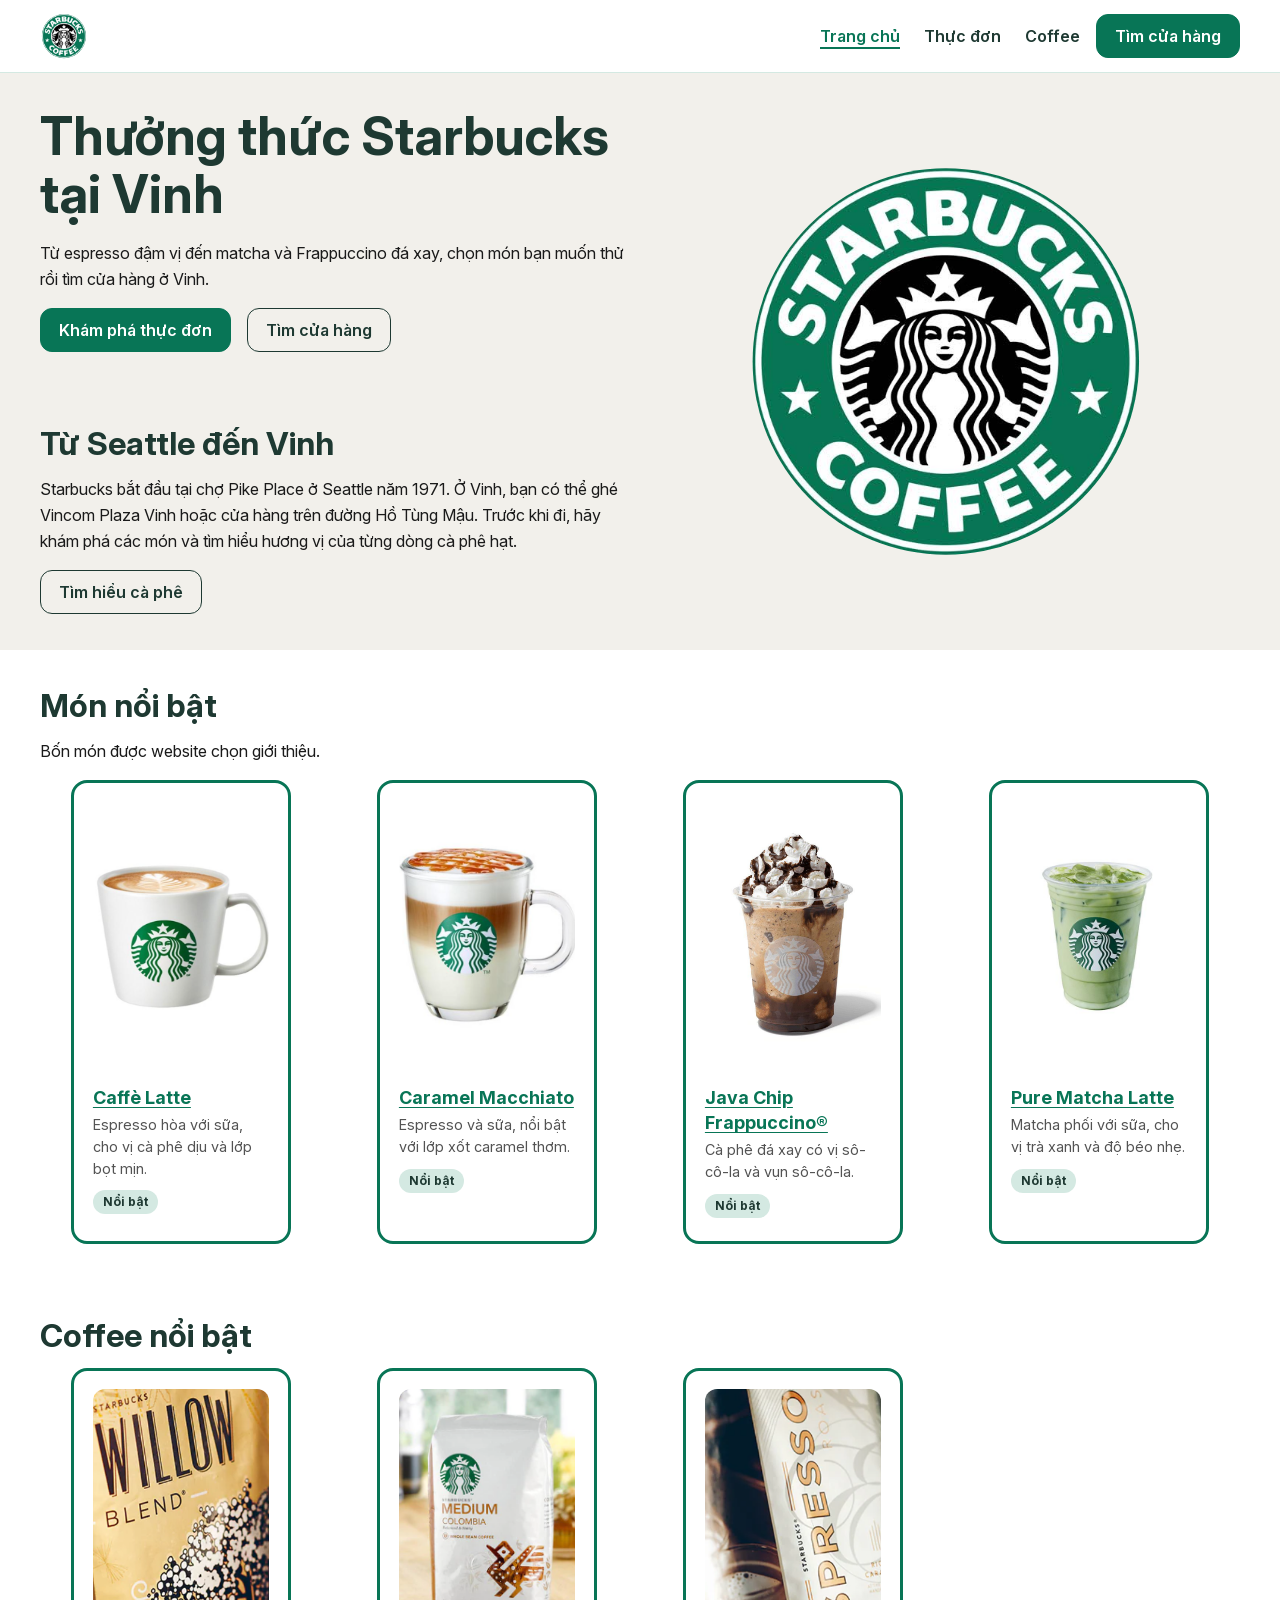
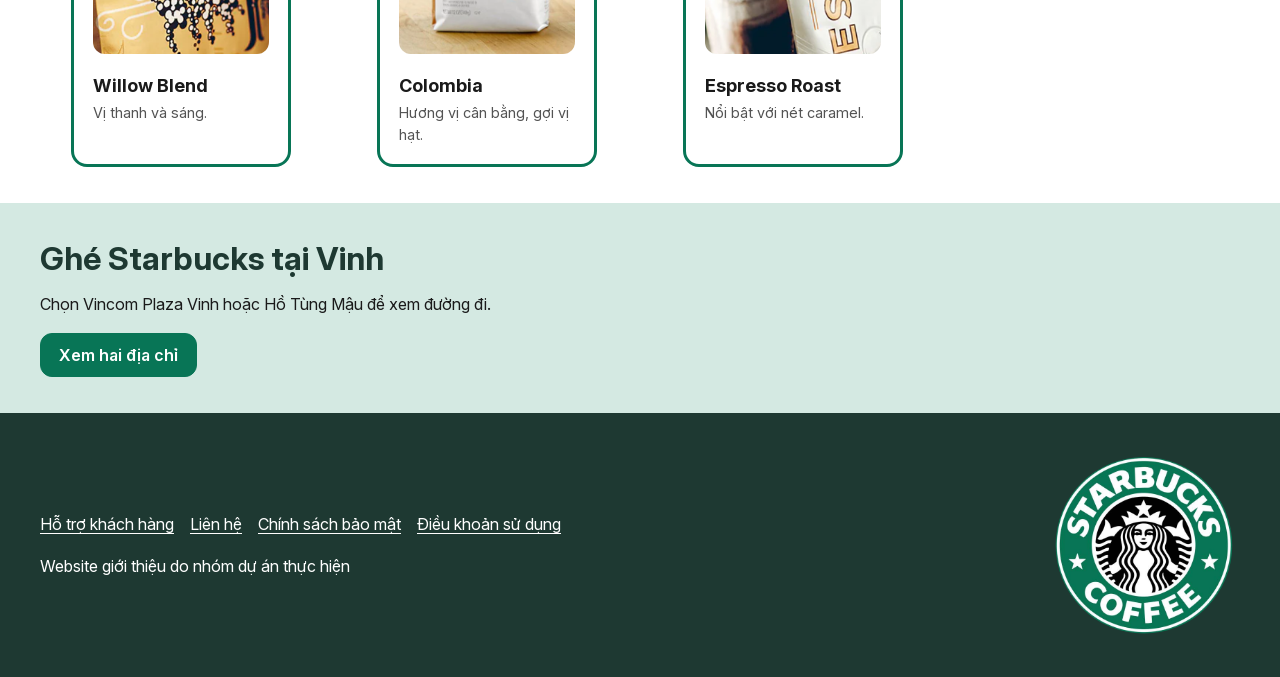
<file: index.html>
<!doctype html>
<html lang="vi">
<head>
  <meta charset="utf-8">
  <meta name="viewport" content="width=device-width, initial-scale=1">
  <meta name="description" content="Starbucks tại Vinh: khám phá thực đơn, cà phê hạt và địa chỉ cửa hàng.">
  <title>Thưởng thức Starbucks tại Vinh</title>
  <link rel="icon" type="image/svg+xml" href="assets/images/favicon.svg">
  <link rel="stylesheet" href="vendor/bootstrap/bootstrap.min.css">
  <link rel="stylesheet" href="css/style.css">
  <script src="vendor/bootstrap/bootstrap.bundle.min.js" defer></script>
  <script src="js/script.js" defer></script>
</head>
<body class="d-flex flex-column min-vh-100">
  <a class="visually-hidden-focusable" href="#noi-dung-chinh">Chuyển đến nội dung chính</a>
  <header class="site-header sticky-top">
    <nav class="navbar navbar-expand-lg" aria-label="Điều hướng chính">
      <div class="container site-container">
        <a class="navbar-brand" href="index.html" aria-label="Trang chủ">
          <img class="site-logo" src="assets/images/logo-starbucks.png" width="48" height="48" alt="Starbucks">
        </a>
        <button class="navbar-toggler" type="button" data-bs-toggle="collapse" data-bs-target="#dieu-huong-chinh" aria-controls="dieu-huong-chinh" aria-expanded="false">Menu</button>
        <div class="collapse navbar-collapse" id="dieu-huong-chinh">
          <ul class="navbar-nav ms-lg-auto align-items-lg-center gap-2">
            <li class="nav-item">
              <a class="nav-link active" href="index.html" aria-current="page">Trang chủ</a>
            </li>
            <li class="nav-item">
              <a class="nav-link" href="thuc-don.html">Thực đơn</a>
            </li>
            <li class="nav-item">
              <a class="nav-link" href="coffee.html">Coffee</a>
            </li>
            <li class="nav-item">
              <a class="btn btn-primary" href="cua-hang.html">Tìm cửa hàng</a>
            </li>
          </ul>
        </div>
      </div>
    </nav>
  </header>

  <main id="noi-dung-chinh" class="flex-grow-1">
    <div class="home-intro">
      <div class="container site-container">
        <div class="row align-items-center gx-4">
          <div class="col-12 col-lg-6">
            <section class="site-section home-hero" aria-labelledby="tieu-de-trang">
              <h1 id="tieu-de-trang">Thưởng thức Starbucks tại Vinh</h1>
              <p>Từ espresso đậm vị đến matcha và Frappuccino đá xay, chọn món bạn muốn thử rồi tìm cửa hàng ở Vinh.</p>
              <div class="d-flex flex-wrap gap-3">
                <a class="btn btn-primary" href="thuc-don.html">Khám phá thực đơn</a>
                <a class="btn btn-outline-primary" href="cua-hang.html">Tìm cửa hàng</a>
              </div>
            </section>
            <section class="site-section home-story" aria-labelledby="tu-seattle-den-vinh">
              <h2 id="tu-seattle-den-vinh">Từ Seattle đến Vinh</h2>
              <p>Starbucks bắt đầu tại chợ Pike Place ở Seattle năm 1971. Ở Vinh, bạn có thể ghé Vincom Plaza Vinh hoặc cửa hàng trên đường Hồ Tùng Mậu. Trước khi đi, hãy khám phá các món và tìm hiểu hương vị của từng dòng cà phê hạt.</p>
              <a class="btn btn-outline-primary" href="coffee.html">Tìm hiểu cà phê</a>
            </section>
          </div>
          <div class="col-12 col-lg-6 pb-4 pb-lg-0">
            <img class="site-logo home-intro-logo" src="assets/images/logo-starbucks.png" width="554" height="554" alt="Logo Starbucks">
          </div>
        </div>
      </div>
    </div>

    <section class="site-section home-featured" aria-labelledby="mon-noi-bat">
      <div class="container site-container">
        <h2 id="mon-noi-bat">Món nổi bật</h2>
        <p>Bốn món được website chọn giới thiệu.</p>
        <div class="row row-cols-1 row-cols-md-2 row-cols-lg-4 g-3 g-md-4">
          <article class="col">
            <div class="card h-100 product-card coffee-card">
              <img class="product-image" src="assets/images/espresso/caffe-latte.png" width="728" height="717" alt="Caffè Latte" loading="lazy">
              <div class="product-body">
                <h3 class="card-title product-name">
                  <a class="mt-auto" href="thuc-don.html#caffe-latte">Caffè Latte</a>
                </h3>
                <p class="product-desc">Espresso hòa với sữa, cho vị cà phê dịu và lớp bọt mịn.</p>
                <p class="mt-2 mb-1"><span class="badge best-seller-badge bg-success-subtle text-success-emphasis">Nổi bật</span></p>
              </div>
            </div>
          </article>
          <article class="col">
            <div class="card h-100 product-card coffee-card">
              <img class="product-image" src="assets/images/espresso/caramel-macchiato.png" width="660" height="655" alt="Caramel Macchiato" loading="lazy">
              <div class="product-body">
                <h3 class="card-title product-name">
                  <a class="mt-auto" href="thuc-don.html#caramel-macchiato">Caramel Macchiato</a>
                </h3>
                <p class="product-desc">Espresso và sữa, nổi bật với lớp xốt caramel thơm.</p>
                <p class="mt-2 mb-1"><span class="badge best-seller-badge bg-success-subtle text-success-emphasis">Nổi bật</span></p>
              </div>
            </div>
          </article>
          <article class="col">
            <div class="card h-100 product-card coffee-card">
              <img class="product-image" src="assets/images/frappuccino/java-chip-frappuccino.png" width="1024" height="1024" alt="Java Chip Frappuccino®" loading="lazy">
              <div class="product-body">
                <h3 class="card-title product-name">
                  <a class="mt-auto" href="thuc-don.html#java-chip-frappuccino">Java Chip Frappuccino®</a>
                </h3>
                <p class="product-desc">Cà phê đá xay có vị sô-cô-la và vụn sô-cô-la.</p>
                <p class="mt-2 mb-1"><span class="badge best-seller-badge bg-success-subtle text-success-emphasis">Nổi bật</span></p>
              </div>
            </div>
          </article>
          <article class="col">
            <div class="card h-100 product-card">
              <img class="product-image" src="assets/images/tra-matcha/pure-matcha-latte.png" width="660" height="660" alt="Pure Matcha Latte" loading="lazy">
              <div class="product-body">
                <h3 class="card-title product-name">
                  <a class="mt-auto" href="thuc-don.html#pure-matcha-latte">Pure Matcha Latte</a>
                </h3>
                <p class="product-desc">Matcha phối với sữa, cho vị trà xanh và độ béo nhẹ.</p>
                <p class="mt-2 mb-1"><span class="badge best-seller-badge bg-success-subtle text-success-emphasis">Nổi bật</span></p>
              </div>
            </div>
          </article>
        </div>
      </div>
    </section>

    <section class="site-section home-coffee" aria-label="Coffee nổi bật">
      <div class="container site-container">
        <h2>Coffee nổi bật</h2>
        <div class="row g-3 g-md-4">
          <article class="col-6 col-md-4 col-lg-3">
            <a class="card h-100 product-card coffee-card text-decoration-none" href="coffee.html#willow-blend">
              <img class="product-image" src="assets/images/coffee/willow-blend.png" width="377" height="447" alt="" loading="lazy">
              <div class="product-body">
                <h3 class="card-title product-name">Willow Blend</h3>
                <p class="product-desc">Vị thanh và sáng.</p>
              </div>
            </a>
          </article>
          <article class="col-6 col-md-4 col-lg-3">
            <a class="card h-100 product-card coffee-card text-decoration-none" href="coffee.html#colombia">
              <img class="product-image" src="assets/images/coffee/colombia.png" width="375" height="575" alt="" loading="lazy">
              <div class="product-body">
                <h3 class="card-title product-name">Colombia</h3>
                <p class="product-desc">Hương vị cân bằng, gợi vị hạt.</p>
              </div>
            </a>
          </article>
          <article class="col-6 col-md-4 col-lg-3">
            <a class="card h-100 product-card coffee-card text-decoration-none" href="coffee.html#espresso-roast">
              <img class="product-image" src="assets/images/coffee/espresso-roast.png" width="376" height="448" alt="" loading="lazy">
              <div class="product-body">
                <h3 class="card-title product-name">Espresso Roast</h3>
                <p class="product-desc">Nổi bật với nét caramel.</p>
              </div>
            </a>
          </article>
        </div>
      </div>
    </section>

    <section class="site-section visit-banner" aria-labelledby="ghe-starbucks-tai-vinh">
      <div class="container site-container">
        <h2 id="ghe-starbucks-tai-vinh">Ghé Starbucks tại Vinh</h2>
        <p>Chọn Vincom Plaza Vinh hoặc Hồ Tùng Mậu để xem đường đi.</p>
        <a class="btn btn-primary" href="cua-hang.html">Xem hai địa chỉ</a>
      </div>
    </section>
  </main>

  <footer class="site-footer">
    <div class="container site-container d-flex flex-column flex-md-row justify-content-between align-items-md-center gap-4">
      <div>
        <nav aria-label="Điều hướng chân trang">
          <ul class="list-unstyled d-flex flex-column flex-md-row flex-md-wrap gap-3">
            <li><a href="ho-tro.html">Hỗ trợ khách hàng</a></li>
            <li><a href="lien-he.html">Liên hệ</a></li>
            <li><a href="chinh-sach-bao-mat.html">Chính sách bảo mật</a></li>
            <li><a href="dieu-khoan-su-dung.html">Điều khoản sử dụng</a></li>
          </ul>
        </nav>
        <p>Website giới thiệu do nhóm dự án thực hiện</p>
      </div>
      <a class="footer-logo d-inline-flex flex-shrink-0 align-self-end" href="index.html" aria-label="Trang chủ">
        <img class="site-logo" src="assets/images/logo-starbucks.png" width="48" height="48" alt="Starbucks">
      </a>
    </div>
  </footer>
</body>
</html>
</file>
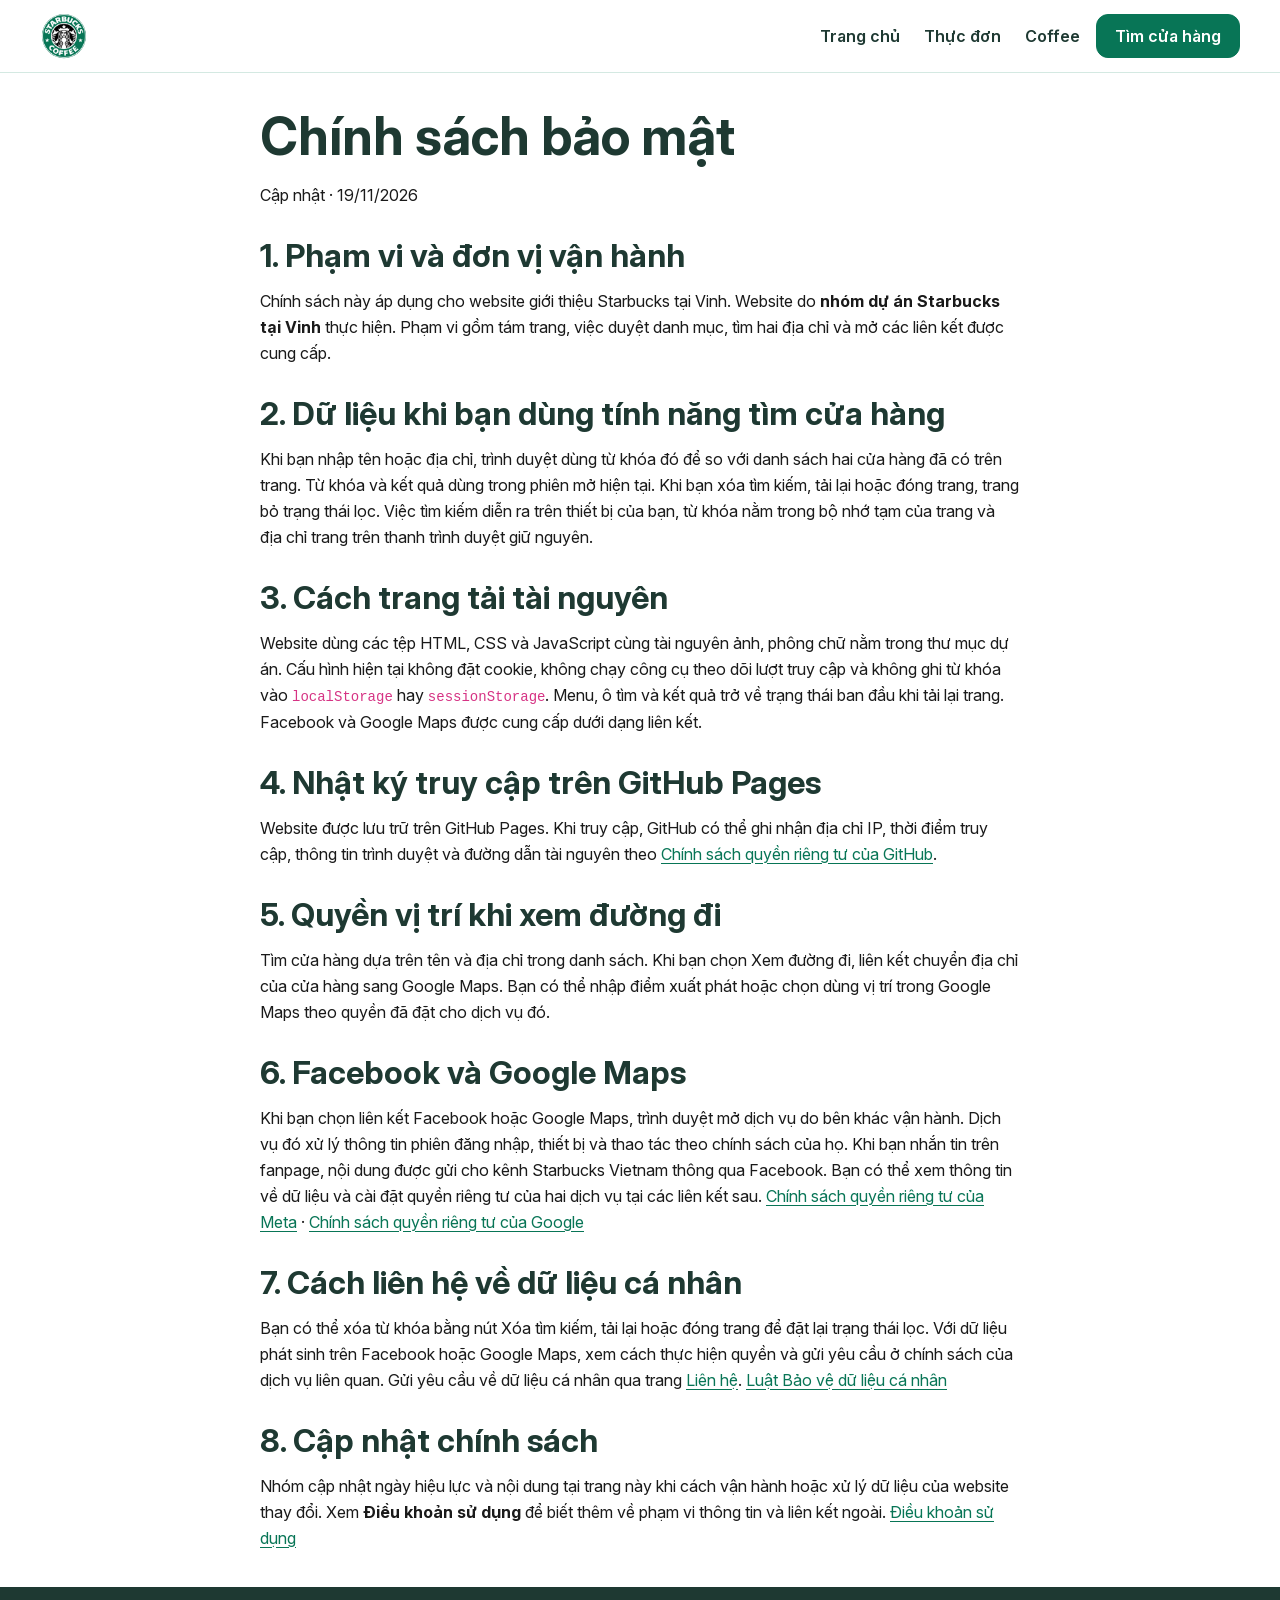
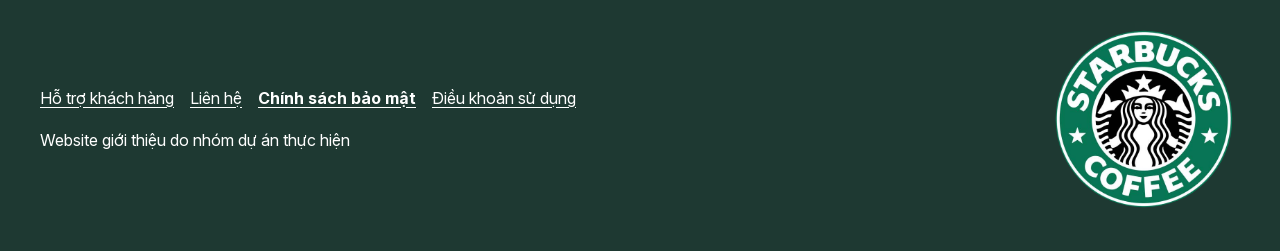
<file: chinh-sach-bao-mat.html>
<!doctype html>
<html lang="vi">
<head>
  <meta charset="utf-8">
  <meta name="viewport" content="width=device-width, initial-scale=1">
  <meta name="description" content="Thông tin về dữ liệu truy cập, tính năng tìm cửa hàng và dịch vụ bên ngoài trên website Starbucks tại Vinh.">
  <title>Chính sách bảo mật | Starbucks tại Vinh</title>
  <link rel="icon" type="image/svg+xml" href="assets/images/favicon.svg">
  <link rel="stylesheet" href="vendor/bootstrap/bootstrap.min.css">
  <link rel="stylesheet" href="css/style.css">
  <script src="vendor/bootstrap/bootstrap.bundle.min.js" defer></script>
  <script src="js/script.js" defer></script>
</head>
<body class="d-flex flex-column min-vh-100">
  <a class="visually-hidden-focusable" href="#noi-dung-chinh">Chuyển đến nội dung chính</a>
  <header class="site-header sticky-top">
    <nav class="navbar navbar-expand-lg" aria-label="Điều hướng chính">
      <div class="container site-container">
        <a class="navbar-brand" href="index.html" aria-label="Trang chủ">
          <img class="site-logo" src="assets/images/logo-starbucks.png" width="48" height="48" alt="Starbucks">
        </a>
        <button class="navbar-toggler" type="button" data-bs-toggle="collapse" data-bs-target="#dieu-huong-chinh" aria-controls="dieu-huong-chinh" aria-expanded="false">Menu</button>
        <div class="collapse navbar-collapse" id="dieu-huong-chinh">
          <ul class="navbar-nav ms-lg-auto align-items-lg-center gap-2">
            <li class="nav-item">
              <a class="nav-link" href="index.html">Trang chủ</a>
            </li>
            <li class="nav-item">
              <a class="nav-link" href="thuc-don.html">Thực đơn</a>
            </li>
            <li class="nav-item">
              <a class="nav-link" href="coffee.html">Coffee</a>
            </li>
            <li class="nav-item">
              <a class="btn btn-primary" href="cua-hang.html">Tìm cửa hàng</a>
            </li>
          </ul>
        </div>
      </div>
    </nav>
  </header>

  <main id="noi-dung-chinh" class="flex-grow-1">
    <div class="container site-container">
      <div class="reading-width mx-auto">
        <h1>Chính sách bảo mật</h1>
        <p>Cập nhật · <time datetime="2026-11-19">19/11/2026</time></p>
        <section class="legal-section">
          <h2>1. Phạm vi và đơn vị vận hành</h2>
          <p>Chính sách này áp dụng cho website giới thiệu Starbucks tại Vinh. Website do <strong>nhóm dự án Starbucks tại Vinh</strong> thực hiện. Phạm vi gồm tám trang, việc duyệt danh mục, tìm hai địa chỉ và mở các liên kết được cung cấp.</p>
        </section>
        <section class="legal-section">
          <h2>2. Dữ liệu khi bạn dùng tính năng tìm cửa hàng</h2>
          <p>Khi bạn nhập tên hoặc địa chỉ, trình duyệt dùng từ khóa đó để so với danh sách hai cửa hàng đã có trên trang. Từ khóa và kết quả dùng trong phiên mở hiện tại. Khi bạn xóa tìm kiếm, tải lại hoặc đóng trang, trang bỏ trạng thái lọc. Việc tìm kiếm diễn ra trên thiết bị của bạn, từ khóa nằm trong bộ nhớ tạm của trang và địa chỉ trang trên thanh trình duyệt giữ nguyên.</p>
        </section>
        <section class="legal-section">
          <h2>3. Cách trang tải tài nguyên</h2>
          <p>Website dùng các tệp HTML, CSS và JavaScript cùng tài nguyên ảnh, phông chữ nằm trong thư mục dự án. Cấu hình hiện tại không đặt cookie, không chạy công cụ theo dõi lượt truy cập và không ghi từ khóa vào <code>localStorage</code> hay <code>sessionStorage</code>. Menu, ô tìm và kết quả trở về trạng thái ban đầu khi tải lại trang. Facebook và Google Maps được cung cấp dưới dạng liên kết.</p>
        </section>
        <section class="legal-section">
          <h2>4. Nhật ký truy cập trên GitHub Pages</h2>
          <p>Website được lưu trữ trên GitHub Pages. Khi truy cập, GitHub có thể ghi nhận địa chỉ IP, thời điểm truy cập, thông tin trình duyệt và đường dẫn tài nguyên theo <a href="https://docs.github.com/site-policy/privacy-policies/github-privacy-statement">Chính sách quyền riêng tư của GitHub</a>.</p>
        </section>
        <section class="legal-section">
          <h2>5. Quyền vị trí khi xem đường đi</h2>
          <p>Tìm cửa hàng dựa trên tên và địa chỉ trong danh sách. Khi bạn chọn Xem đường đi, liên kết chuyển địa chỉ của cửa hàng sang Google Maps. Bạn có thể nhập điểm xuất phát hoặc chọn dùng vị trí trong Google Maps theo quyền đã đặt cho dịch vụ đó.</p>
        </section>
        <section class="legal-section">
          <h2>6. Facebook và Google Maps</h2>
          <p>Khi bạn chọn liên kết Facebook hoặc Google Maps, trình duyệt mở dịch vụ do bên khác vận hành. Dịch vụ đó xử lý thông tin phiên đăng nhập, thiết bị và thao tác theo chính sách của họ. Khi bạn nhắn tin trên fanpage, nội dung được gửi cho kênh Starbucks Vietnam thông qua Facebook. Bạn có thể xem thông tin về dữ liệu và cài đặt quyền riêng tư của hai dịch vụ tại các liên kết sau. <a href="https://www.facebook.com/privacy/policy/">Chính sách quyền riêng tư của Meta</a> · <a href="https://policies.google.com/privacy?hl=vi">Chính sách quyền riêng tư của Google</a></p>
        </section>
        <section class="legal-section">
          <h2>7. Cách liên hệ về dữ liệu cá nhân</h2>
          <p>Bạn có thể xóa từ khóa bằng nút Xóa tìm kiếm, tải lại hoặc đóng trang để đặt lại trạng thái lọc. Với dữ liệu phát sinh trên Facebook hoặc Google Maps, xem cách thực hiện quyền và gửi yêu cầu ở chính sách của dịch vụ liên quan. Gửi yêu cầu về dữ liệu cá nhân qua trang <a href="lien-he.html">Liên hệ</a>. <a href="https://vanban.chinhphu.vn/?docid=214590&amp;pageid=27160">Luật Bảo vệ dữ liệu cá nhân</a></p>
        </section>
        <section class="legal-section">
          <h2>8. Cập nhật chính sách</h2>
          <p>Nhóm cập nhật ngày hiệu lực và nội dung tại trang này khi cách vận hành hoặc xử lý dữ liệu của website thay đổi. Xem <strong>Điều khoản sử dụng</strong> để biết thêm về phạm vi thông tin và liên kết ngoài. <a href="dieu-khoan-su-dung.html">Điều khoản sử dụng</a></p>
        </section>
      </div>
    </div>
  </main>

  <footer class="site-footer">
    <div class="container site-container d-flex flex-column flex-md-row justify-content-between align-items-md-center gap-4">
      <div>
        <nav aria-label="Điều hướng chân trang">
          <ul class="list-unstyled d-flex flex-column flex-md-row flex-md-wrap gap-3">
            <li><a href="ho-tro.html">Hỗ trợ khách hàng</a></li>
            <li><a href="lien-he.html">Liên hệ</a></li>
            <li><a href="chinh-sach-bao-mat.html" aria-current="page">Chính sách bảo mật</a></li>
            <li><a href="dieu-khoan-su-dung.html">Điều khoản sử dụng</a></li>
          </ul>
        </nav>
        <p>Website giới thiệu do nhóm dự án thực hiện</p>
      </div>
      <a class="footer-logo d-inline-flex flex-shrink-0 align-self-end" href="index.html" aria-label="Trang chủ">
        <img class="site-logo" src="assets/images/logo-starbucks.png" width="48" height="48" alt="Starbucks">
      </a>
    </div>
  </footer>
</body>
</html>
</file>
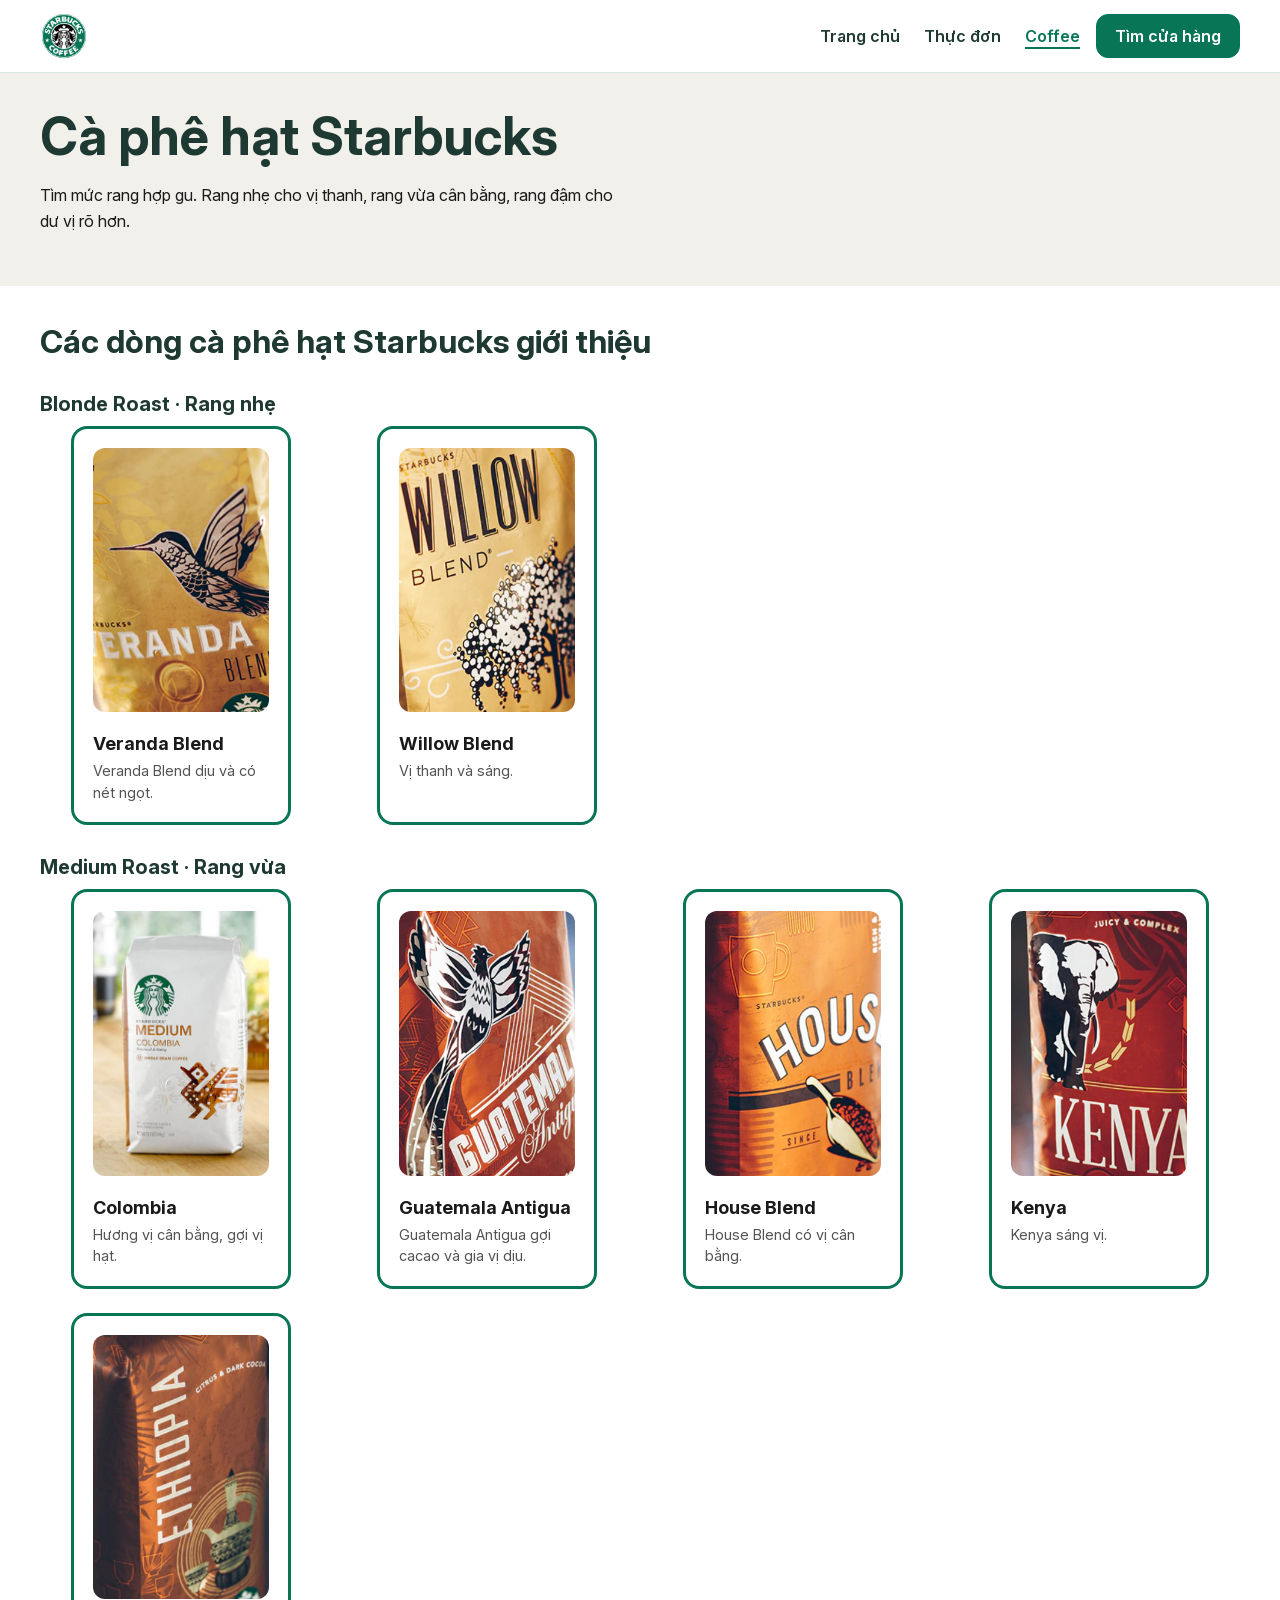
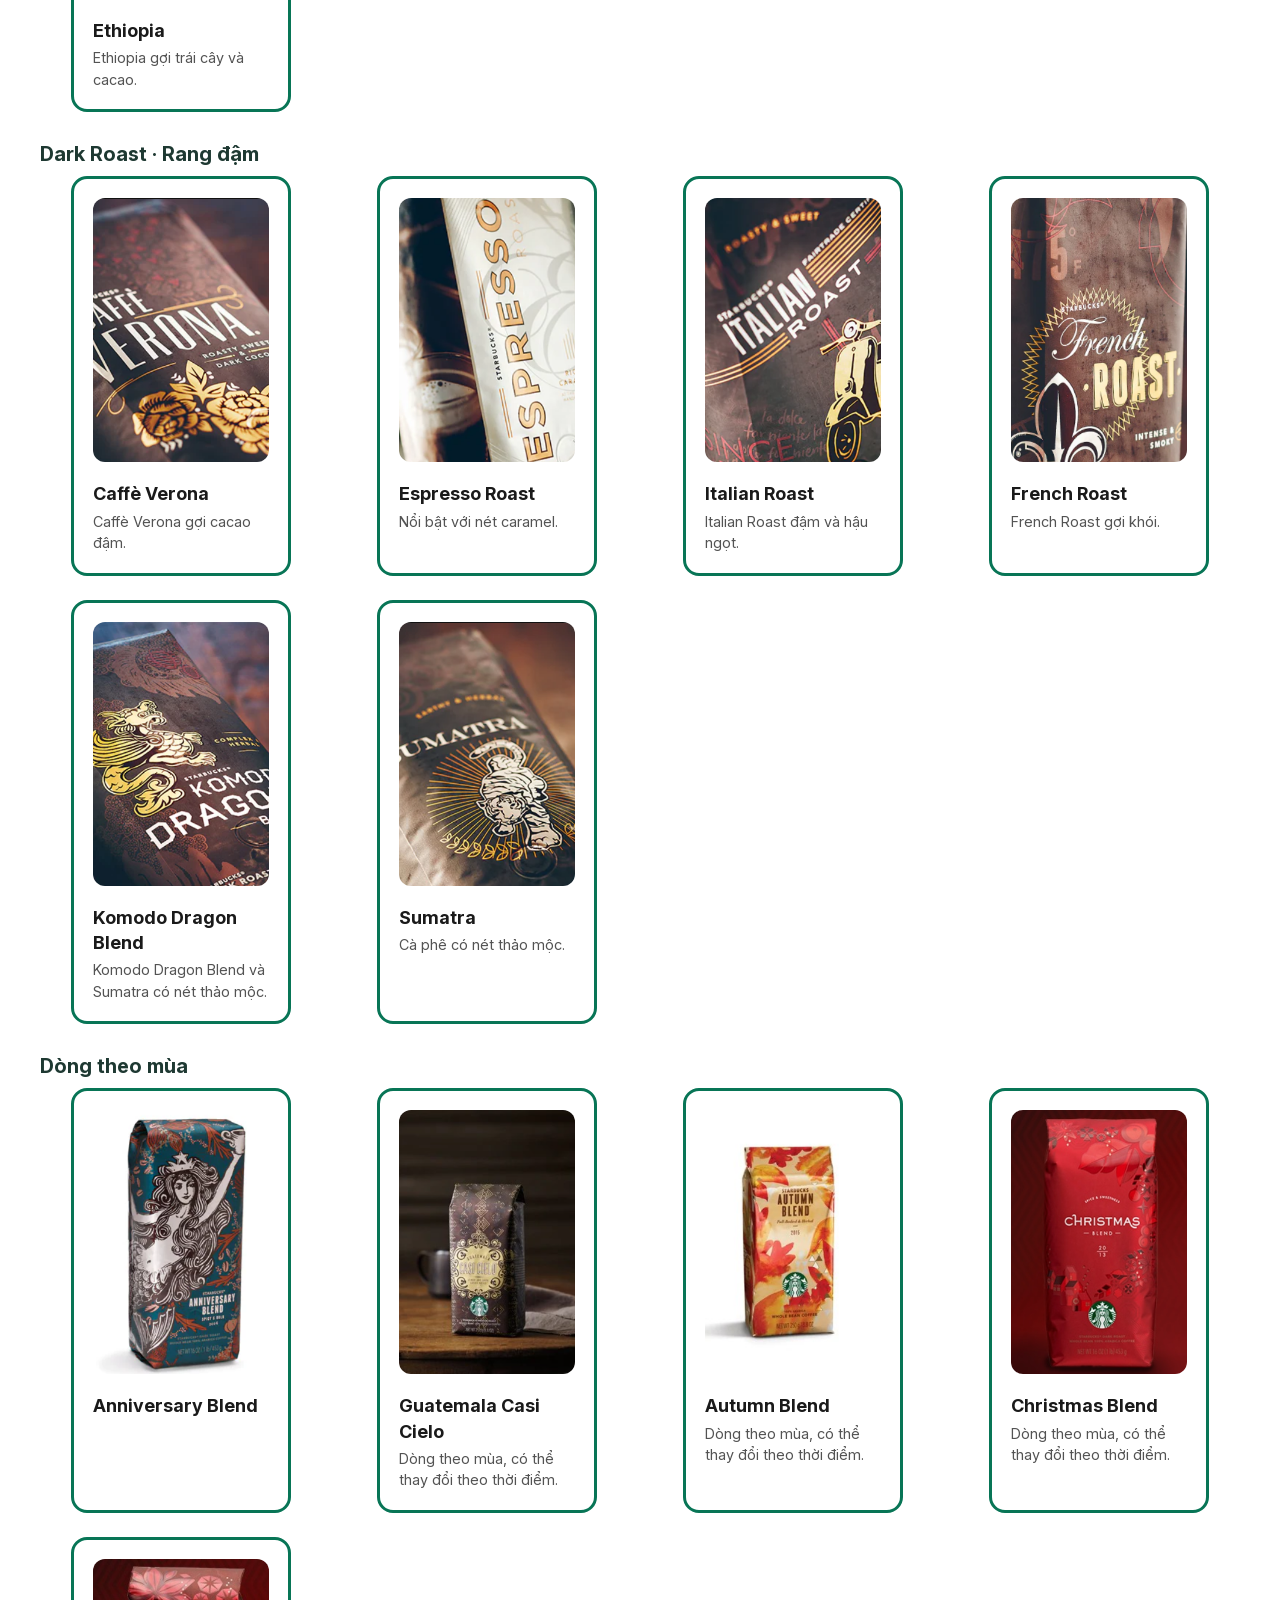
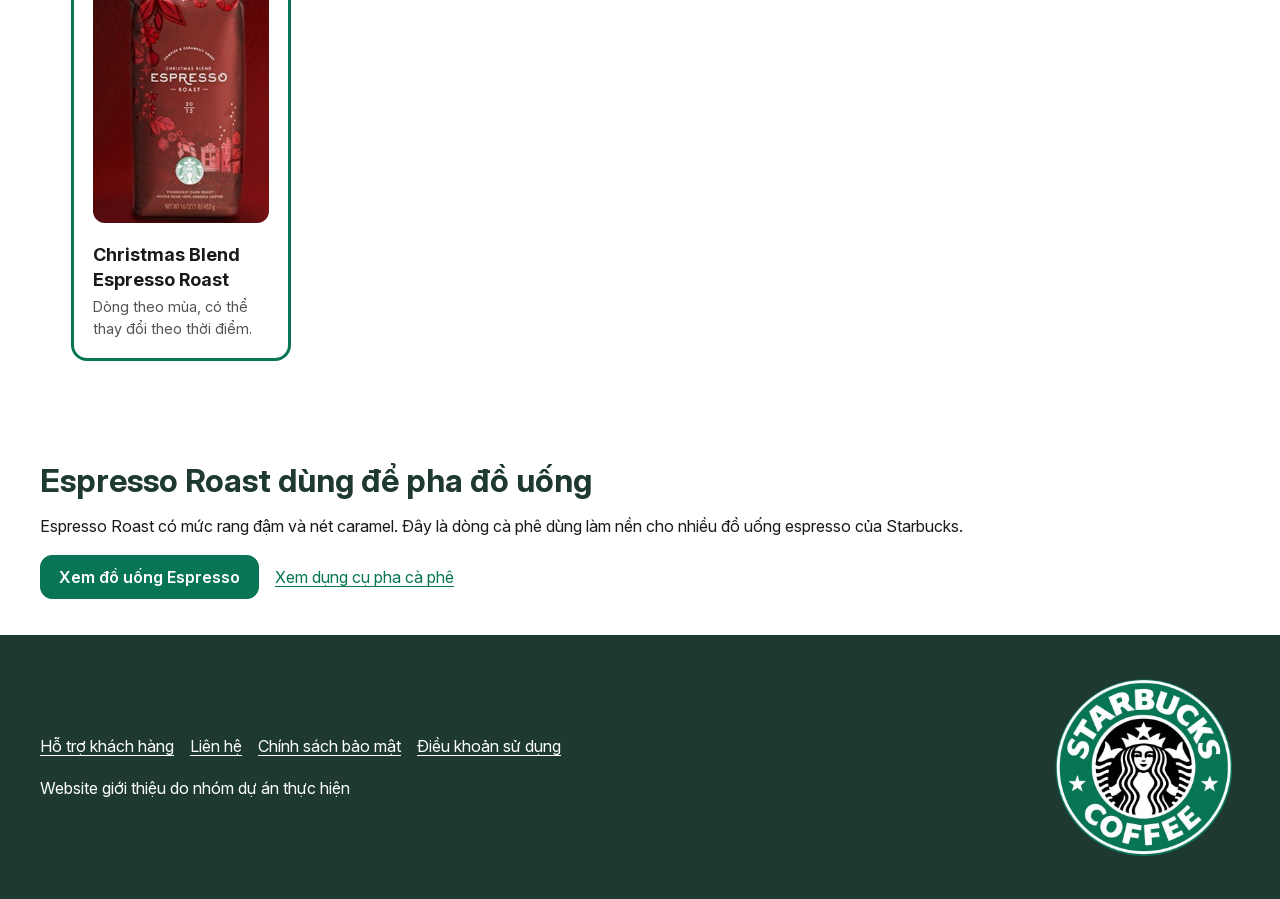
<file: coffee.html>
<!doctype html>
<html lang="vi">
<head>
  <meta charset="utf-8">
  <meta name="viewport" content="width=device-width, initial-scale=1">
  <meta name="description" content="Khám phá cà phê hạt Starbucks từ dòng rang nhẹ đến rang đậm và dòng theo mùa.">
  <title>Cà phê hạt Starbucks | Starbucks tại Vinh</title>
  <link rel="icon" type="image/svg+xml" href="assets/images/favicon.svg">
  <link rel="stylesheet" href="vendor/bootstrap/bootstrap.min.css">
  <link rel="stylesheet" href="css/style.css">
  <script src="vendor/bootstrap/bootstrap.bundle.min.js" defer></script>
  <script src="js/script.js" defer></script>
</head>
<body class="d-flex flex-column min-vh-100">
  <a class="visually-hidden-focusable" href="#noi-dung-chinh">Chuyển đến nội dung chính</a>
  <header class="site-header sticky-top">
    <nav class="navbar navbar-expand-lg" aria-label="Điều hướng chính">
      <div class="container site-container">
        <a class="navbar-brand" href="index.html" aria-label="Trang chủ">
          <img class="site-logo" src="assets/images/logo-starbucks.png" width="48" height="48" alt="Starbucks">
        </a>
        <button class="navbar-toggler" type="button" data-bs-toggle="collapse" data-bs-target="#dieu-huong-chinh" aria-controls="dieu-huong-chinh" aria-expanded="false">Menu</button>
        <div class="collapse navbar-collapse" id="dieu-huong-chinh">
          <ul class="navbar-nav ms-lg-auto align-items-lg-center gap-2">
            <li class="nav-item">
              <a class="nav-link" href="index.html">Trang chủ</a>
            </li>
            <li class="nav-item">
              <a class="nav-link" href="thuc-don.html">Thực đơn</a>
            </li>
            <li class="nav-item">
              <a class="nav-link active" href="coffee.html" aria-current="page">Coffee</a>
            </li>
            <li class="nav-item">
              <a class="btn btn-primary" href="cua-hang.html">Tìm cửa hàng</a>
            </li>
          </ul>
        </div>
      </div>
    </nav>
  </header>

  <main id="noi-dung-chinh" class="flex-grow-1">
    <section class="site-section coffee-intro" aria-labelledby="tieu-de-trang">
      <div class="container site-container">
        <div class="row align-items-center g-3 g-md-4">
          <div class="col-12 col-lg-6">
            <h1 id="tieu-de-trang">Cà phê hạt Starbucks</h1>
            <p>Tìm mức rang hợp gu. Rang nhẹ cho vị thanh, rang vừa cân bằng, rang đậm cho dư vị rõ hơn.</p>
          </div>
        </div>
      </div>
    </section>

    <section class="site-section coffee-catalog" aria-labelledby="danh-muc-ca-phe">
      <div class="container site-container">
        <h2 id="danh-muc-ca-phe">Các dòng cà phê hạt Starbucks giới thiệu</h2>
        <section class="coffee-group" aria-labelledby="rang-nhe">
          <h3 id="rang-nhe">Blonde Roast · Rang nhẹ</h3>
          <div class="row g-3 g-md-4">
            <article class="col-6 col-md-4 col-lg-3">
              <div class="card h-100 product-card coffee-card">
                <img class="product-image" src="assets/images/coffee/veranda-blend.png" width="377" height="448" alt="Veranda Blend" loading="lazy">
                <div class="product-body">
                  <h4 class="card-title product-name">Veranda Blend</h4>
                  <p class="product-desc">Veranda Blend dịu và có nét ngọt.</p>
                </div>
              </div>
            </article>
            <article class="col-6 col-md-4 col-lg-3" id="willow-blend">
              <div class="card h-100 product-card coffee-card">
                <img class="product-image" src="assets/images/coffee/willow-blend.png" width="377" height="447" alt="Willow Blend" loading="lazy">
                <div class="product-body">
                  <h4 class="card-title product-name">Willow Blend</h4>
                  <p class="product-desc">Vị thanh và sáng.</p>
                </div>
              </div>
            </article>
          </div>
        </section>

        <section class="coffee-group" aria-labelledby="rang-vua">
          <h3 id="rang-vua">Medium Roast · Rang vừa</h3>
          <div class="row g-3 g-md-4">
            <article class="col-6 col-md-4 col-lg-3" id="colombia">
              <div class="card h-100 product-card coffee-card">
                <img class="product-image" src="assets/images/coffee/colombia.png" width="375" height="575" alt="Colombia" loading="lazy">
                <div class="product-body">
                  <h4 class="card-title product-name">Colombia</h4>
                  <p class="product-desc">Hương vị cân bằng, gợi vị hạt.</p>
                </div>
              </div>
            </article>
            <article class="col-6 col-md-4 col-lg-3">
              <div class="card h-100 product-card coffee-card">
                <img class="product-image" src="assets/images/coffee/guatemala-antigua.png" width="377" height="450" alt="Guatemala Antigua" loading="lazy">
                <div class="product-body">
                  <h4 class="card-title product-name">Guatemala Antigua</h4>
                  <p class="product-desc">Guatemala Antigua gợi cacao và gia vị dịu.</p>
                </div>
              </div>
            </article>
            <article class="col-6 col-md-4 col-lg-3">
              <div class="card h-100 product-card coffee-card">
                <img class="product-image" src="assets/images/coffee/house-blend.png" width="377" height="450" alt="House Blend" loading="lazy">
                <div class="product-body">
                  <h4 class="card-title product-name">House Blend</h4>
                  <p class="product-desc">House Blend có vị cân bằng.</p>
                </div>
              </div>
            </article>
            <article class="col-6 col-md-4 col-lg-3">
              <div class="card h-100 product-card coffee-card">
                <img class="product-image" src="assets/images/coffee/kenya.png" width="378" height="447" alt="Kenya" loading="lazy">
                <div class="product-body">
                  <h4 class="card-title product-name">Kenya</h4>
                  <p class="product-desc">Kenya sáng vị.</p>
                </div>
              </div>
            </article>
            <article class="col-6 col-md-4 col-lg-3">
              <div class="card h-100 product-card coffee-card">
                <img class="product-image" src="assets/images/coffee/ethiopia.png" width="376" height="448" alt="Ethiopia" loading="lazy">
                <div class="product-body">
                  <h4 class="card-title product-name">Ethiopia</h4>
                  <p class="product-desc">Ethiopia gợi trái cây và cacao.</p>
                </div>
              </div>
            </article>
          </div>
        </section>

        <section class="coffee-group" aria-labelledby="rang-dam">
          <h3 id="rang-dam">Dark Roast · Rang đậm</h3>
          <div class="row g-3 g-md-4">
            <article class="col-6 col-md-4 col-lg-3">
              <div class="card h-100 product-card coffee-card">
                <img class="product-image" src="assets/images/coffee/caffe-verona.png" width="376" height="447" alt="Caffè Verona" loading="lazy">
                <div class="product-body">
                  <h4 class="card-title product-name">Caffè Verona</h4>
                  <p class="product-desc">Caffè Verona gợi cacao đậm.</p>
                </div>
              </div>
            </article>
            <article class="col-6 col-md-4 col-lg-3" id="espresso-roast">
              <div class="card h-100 product-card coffee-card">
                <img class="product-image" src="assets/images/coffee/espresso-roast.png" width="376" height="448" alt="Espresso Roast" loading="lazy">
                <div class="product-body">
                  <h4 class="card-title product-name">Espresso Roast</h4>
                  <p class="product-desc">Nổi bật với nét caramel.</p>
                </div>
              </div>
            </article>
            <article class="col-6 col-md-4 col-lg-3">
              <div class="card h-100 product-card coffee-card">
                <img class="product-image" src="assets/images/coffee/italian-roast.png" width="378" height="448" alt="Italian Roast" loading="lazy">
                <div class="product-body">
                  <h4 class="card-title product-name">Italian Roast</h4>
                  <p class="product-desc">Italian Roast đậm và hậu ngọt.</p>
                </div>
              </div>
            </article>
            <article class="col-6 col-md-4 col-lg-3">
              <div class="card h-100 product-card coffee-card">
                <img class="product-image" src="assets/images/coffee/french-roast.png" width="372" height="450" alt="French Roast" loading="lazy">
                <div class="product-body">
                  <h4 class="card-title product-name">French Roast</h4>
                  <p class="product-desc">French Roast gợi khói.</p>
                </div>
              </div>
            </article>
            <article class="col-6 col-md-4 col-lg-3">
              <div class="card h-100 product-card coffee-card">
                <img class="product-image" src="assets/images/coffee/komodo-dragon-blend.png" width="378" height="450" alt="Komodo Dragon Blend" loading="lazy">
                <div class="product-body">
                  <h4 class="card-title product-name">Komodo Dragon Blend</h4>
                  <p class="product-desc">Komodo Dragon Blend và Sumatra có nét thảo mộc.</p>
                </div>
              </div>
            </article>
            <article class="col-6 col-md-4 col-lg-3">
              <div class="card h-100 product-card coffee-card">
                <img class="product-image" src="assets/images/coffee/sumatra.png" width="377" height="447" alt="Sumatra" loading="lazy">
                <div class="product-body">
                  <h4 class="card-title product-name">Sumatra</h4>
                  <p class="product-desc">Cà phê có nét thảo mộc.</p>
                </div>
              </div>
            </article>
          </div>
        </section>

        <section class="coffee-group" aria-labelledby="theo-mua">
          <h3 id="theo-mua">Dòng theo mùa</h3>
          <div class="row g-3 g-md-4">
            <article class="col-6 col-md-4 col-lg-3" id="anniversary-blend">
              <div class="card h-100 product-card coffee-card">
                <img class="product-image" src="assets/images/coffee/anniversary-blend.png" width="376" height="448" alt="Anniversary Blend" loading="lazy">
                <div class="product-body">
                  <h4 class="card-title product-name">Anniversary Blend</h4>
                </div>
              </div>
            </article>
            <article class="col-6 col-md-4 col-lg-3">
              <div class="card h-100 product-card coffee-card">
                <img class="product-image" src="assets/images/coffee/guatemala-casi-cielo.png" width="317" height="453" alt="Guatemala Casi Cielo" loading="lazy">
                <div class="product-body">
                  <h4 class="card-title product-name">Guatemala Casi Cielo</h4>
                  <p class="product-desc">Dòng theo mùa, có thể thay đổi theo thời điểm.</p>
                </div>
              </div>
            </article>
            <article class="col-6 col-md-4 col-lg-3">
              <div class="card h-100 product-card coffee-card">
                <img class="product-image" src="assets/images/coffee/autumn-blend.png" width="317" height="453" alt="Autumn Blend" loading="lazy">
                <div class="product-body">
                  <h4 class="card-title product-name">Autumn Blend</h4>
                  <p class="product-desc">Dòng theo mùa, có thể thay đổi theo thời điểm.</p>
                </div>
              </div>
            </article>
            <article class="col-6 col-md-4 col-lg-3">
              <div class="card h-100 product-card coffee-card">
                <img class="product-image" src="assets/images/coffee/christmas-blend.png" width="372" height="450" alt="Christmas Blend" loading="lazy">
                <div class="product-body">
                  <h4 class="card-title product-name">Christmas Blend</h4>
                  <p class="product-desc">Dòng theo mùa, có thể thay đổi theo thời điểm.</p>
                </div>
              </div>
            </article>
            <article class="col-6 col-md-4 col-lg-3">
              <div class="card h-100 product-card coffee-card">
                <img class="product-image" src="assets/images/coffee/christmas-blend-espresso-roast.png" width="365" height="450" alt="Christmas Blend Espresso Roast" loading="lazy">
                <div class="product-body">
                  <h4 class="card-title product-name">Christmas Blend Espresso Roast</h4>
                  <p class="product-desc">Dòng theo mùa, có thể thay đổi theo thời điểm.</p>
                </div>
              </div>
            </article>
          </div>
        </section>
      </div>
    </section>

    <section class="site-section espresso-callout" aria-labelledby="espresso-roast-pha-do-uong">
      <div class="container site-container">
        <h2 id="espresso-roast-pha-do-uong">Espresso Roast dùng để pha đồ uống</h2>
        <p>Espresso Roast có mức rang đậm và nét caramel. Đây là dòng cà phê dùng làm nền cho nhiều đồ uống espresso của Starbucks.</p>
        <div class="d-flex flex-wrap align-items-center gap-3">
          <a class="btn btn-primary" href="thuc-don.html#espresso">Xem đồ uống Espresso</a>
          <a href="thuc-don.html#dung-cu">Xem dụng cụ pha cà phê</a>
        </div>
      </div>
    </section>
  </main>

  <footer class="site-footer">
    <div class="container site-container d-flex flex-column flex-md-row justify-content-between align-items-md-center gap-4">
      <div>
        <nav aria-label="Điều hướng chân trang">
          <ul class="list-unstyled d-flex flex-column flex-md-row flex-md-wrap gap-3">
            <li><a href="ho-tro.html">Hỗ trợ khách hàng</a></li>
            <li><a href="lien-he.html">Liên hệ</a></li>
            <li><a href="chinh-sach-bao-mat.html">Chính sách bảo mật</a></li>
            <li><a href="dieu-khoan-su-dung.html">Điều khoản sử dụng</a></li>
          </ul>
        </nav>
        <p>Website giới thiệu do nhóm dự án thực hiện</p>
      </div>
      <a class="footer-logo d-inline-flex flex-shrink-0 align-self-end" href="index.html" aria-label="Trang chủ">
        <img class="site-logo" src="assets/images/logo-starbucks.png" width="48" height="48" alt="Starbucks">
      </a>
    </div>
  </footer>
</body>
</html>
</file>
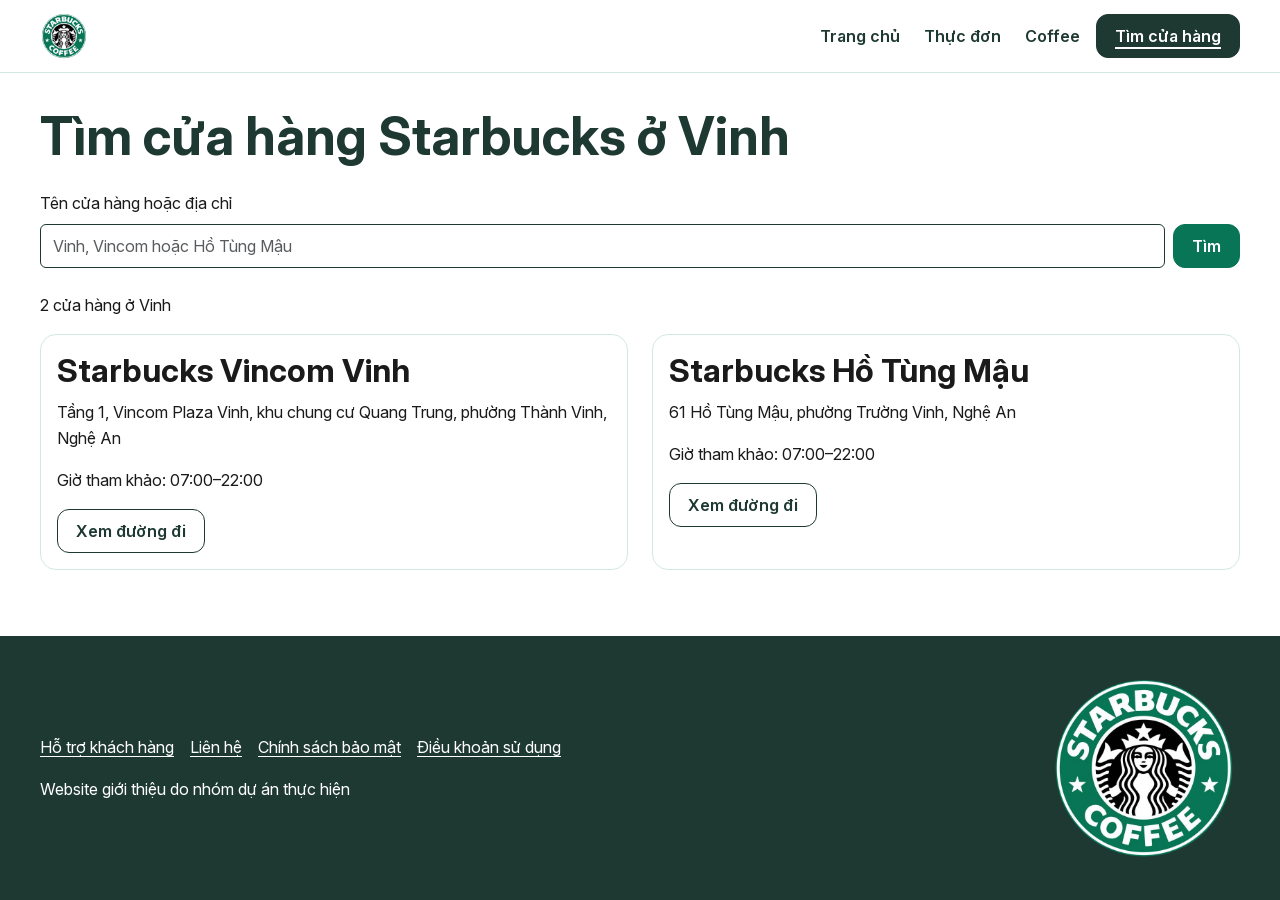
<file: cua-hang.html>
<!doctype html>
<html lang="vi">
<head>
  <meta charset="utf-8">
  <meta name="viewport" content="width=device-width, initial-scale=1">
  <meta name="description" content="Tìm hai cửa hàng Starbucks tại Vinh, xem địa chỉ, giờ tham khảo và đường đi.">
  <title>Tìm cửa hàng Starbucks ở Vinh | Starbucks tại Vinh</title>
  <link rel="icon" type="image/svg+xml" href="assets/images/favicon.svg">
  <link rel="stylesheet" href="vendor/bootstrap/bootstrap.min.css">
  <link rel="stylesheet" href="css/style.css">
  <script src="vendor/bootstrap/bootstrap.bundle.min.js" defer></script>
  <script src="js/script.js" defer></script>
</head>
<body class="d-flex flex-column min-vh-100">
  <a class="visually-hidden-focusable" href="#noi-dung-chinh">Chuyển đến nội dung chính</a>
  <header class="site-header sticky-top">
    <nav class="navbar navbar-expand-lg" aria-label="Điều hướng chính">
      <div class="container site-container">
        <a class="navbar-brand" href="index.html" aria-label="Trang chủ">
          <img class="site-logo" src="assets/images/logo-starbucks.png" width="48" height="48" alt="Starbucks">
        </a>
        <button class="navbar-toggler" type="button" data-bs-toggle="collapse" data-bs-target="#dieu-huong-chinh" aria-controls="dieu-huong-chinh" aria-expanded="false">Menu</button>
        <div class="collapse navbar-collapse" id="dieu-huong-chinh">
          <ul class="navbar-nav ms-lg-auto align-items-lg-center gap-2">
            <li class="nav-item">
              <a class="nav-link" href="index.html">Trang chủ</a>
            </li>
            <li class="nav-item">
              <a class="nav-link" href="thuc-don.html">Thực đơn</a>
            </li>
            <li class="nav-item">
              <a class="nav-link" href="coffee.html">Coffee</a>
            </li>
            <li class="nav-item">
              <a class="btn btn-primary active" href="cua-hang.html" aria-current="page">Tìm cửa hàng</a>
            </li>
          </ul>
        </div>
      </div>
    </nav>
  </header>

  <main id="noi-dung-chinh" class="flex-grow-1">
    <section class="site-section" aria-labelledby="tieu-de-cua-hang">
      <div class="container site-container">
        <h1 id="tieu-de-cua-hang">Tìm cửa hàng Starbucks ở Vinh</h1>
        <form data-store-search hidden>
          <div class="d-flex flex-column flex-md-row flex-md-wrap align-items-md-end gap-2">
            <div class="flex-grow-1">
              <label class="form-label" for="tu-khoa-cua-hang">Tên cửa hàng hoặc địa chỉ</label>
              <input class="form-control" type="search" id="tu-khoa-cua-hang" placeholder="Vinh, Vincom hoặc Hồ Tùng Mậu">
            </div>
            <button class="btn btn-primary" type="submit">Tìm</button>
            <button class="btn btn-outline-primary" type="button" data-store-reset hidden>Xóa tìm kiếm</button>
          </div>
        </form>
        <p id="ket-qua-cua-hang" role="status" aria-atomic="true">2 cửa hàng ở Vinh</p>
        <div class="row row-cols-1 row-cols-md-2 g-3 g-md-4">
          <article class="col" data-store-card>
            <div class="card h-100">
              <div class="card-body">
                <h2 class="card-title">Starbucks Vincom Vinh</h2>
                <address>Tầng 1, Vincom Plaza Vinh, khu chung cư Quang Trung, phường Thành Vinh, Nghệ An</address>
                <p>Giờ tham khảo: 07:00–22:00</p>
                <a class="btn btn-outline-primary" href="https://www.google.com/maps/dir/?api=1&amp;destination=Vincom%20Plaza%20Vinh%2C%20khu%20chung%20c%C6%B0%20Quang%20Trung%2C%20ph%C6%B0%E1%BB%9Dng%20Th%C3%A0nh%20Vinh%2C%20Ngh%E1%BB%87%20An" aria-label="Xem đường đi đến Vincom Plaza Vinh">Xem đường đi</a>
              </div>
            </div>
          </article>
          <article class="col" data-store-card>
            <div class="card h-100">
              <div class="card-body">
                <h2 class="card-title">Starbucks Hồ Tùng Mậu</h2>
                <address>61 Hồ Tùng Mậu, phường Trường Vinh, Nghệ An</address>
                <p>Giờ tham khảo: 07:00–22:00</p>
                <a class="btn btn-outline-primary" href="https://www.google.com/maps/dir/?api=1&amp;destination=61%20H%E1%BB%93%20T%C3%B9ng%20M%E1%BA%ADu%2C%20ph%C6%B0%E1%BB%9Dng%20Tr%C6%B0%E1%BB%9Dng%20Vinh%2C%20Ngh%E1%BB%87%20An" aria-label="Xem đường đi đến 61 Hồ Tùng Mậu">Xem đường đi</a>
              </div>
            </div>
          </article>
        </div>
      </div>
    </section>
  </main>

  <footer class="site-footer">
    <div class="container site-container d-flex flex-column flex-md-row justify-content-between align-items-md-center gap-4">
      <div>
        <nav aria-label="Điều hướng chân trang">
          <ul class="list-unstyled d-flex flex-column flex-md-row flex-md-wrap gap-3">
            <li><a href="ho-tro.html">Hỗ trợ khách hàng</a></li>
            <li><a href="lien-he.html">Liên hệ</a></li>
            <li><a href="chinh-sach-bao-mat.html">Chính sách bảo mật</a></li>
            <li><a href="dieu-khoan-su-dung.html">Điều khoản sử dụng</a></li>
          </ul>
        </nav>
        <p>Website giới thiệu do nhóm dự án thực hiện</p>
      </div>
      <a class="footer-logo d-inline-flex flex-shrink-0 align-self-end" href="index.html" aria-label="Trang chủ">
        <img class="site-logo" src="assets/images/logo-starbucks.png" width="48" height="48" alt="Starbucks">
      </a>
    </div>
  </footer>
</body>
</html>
</file>
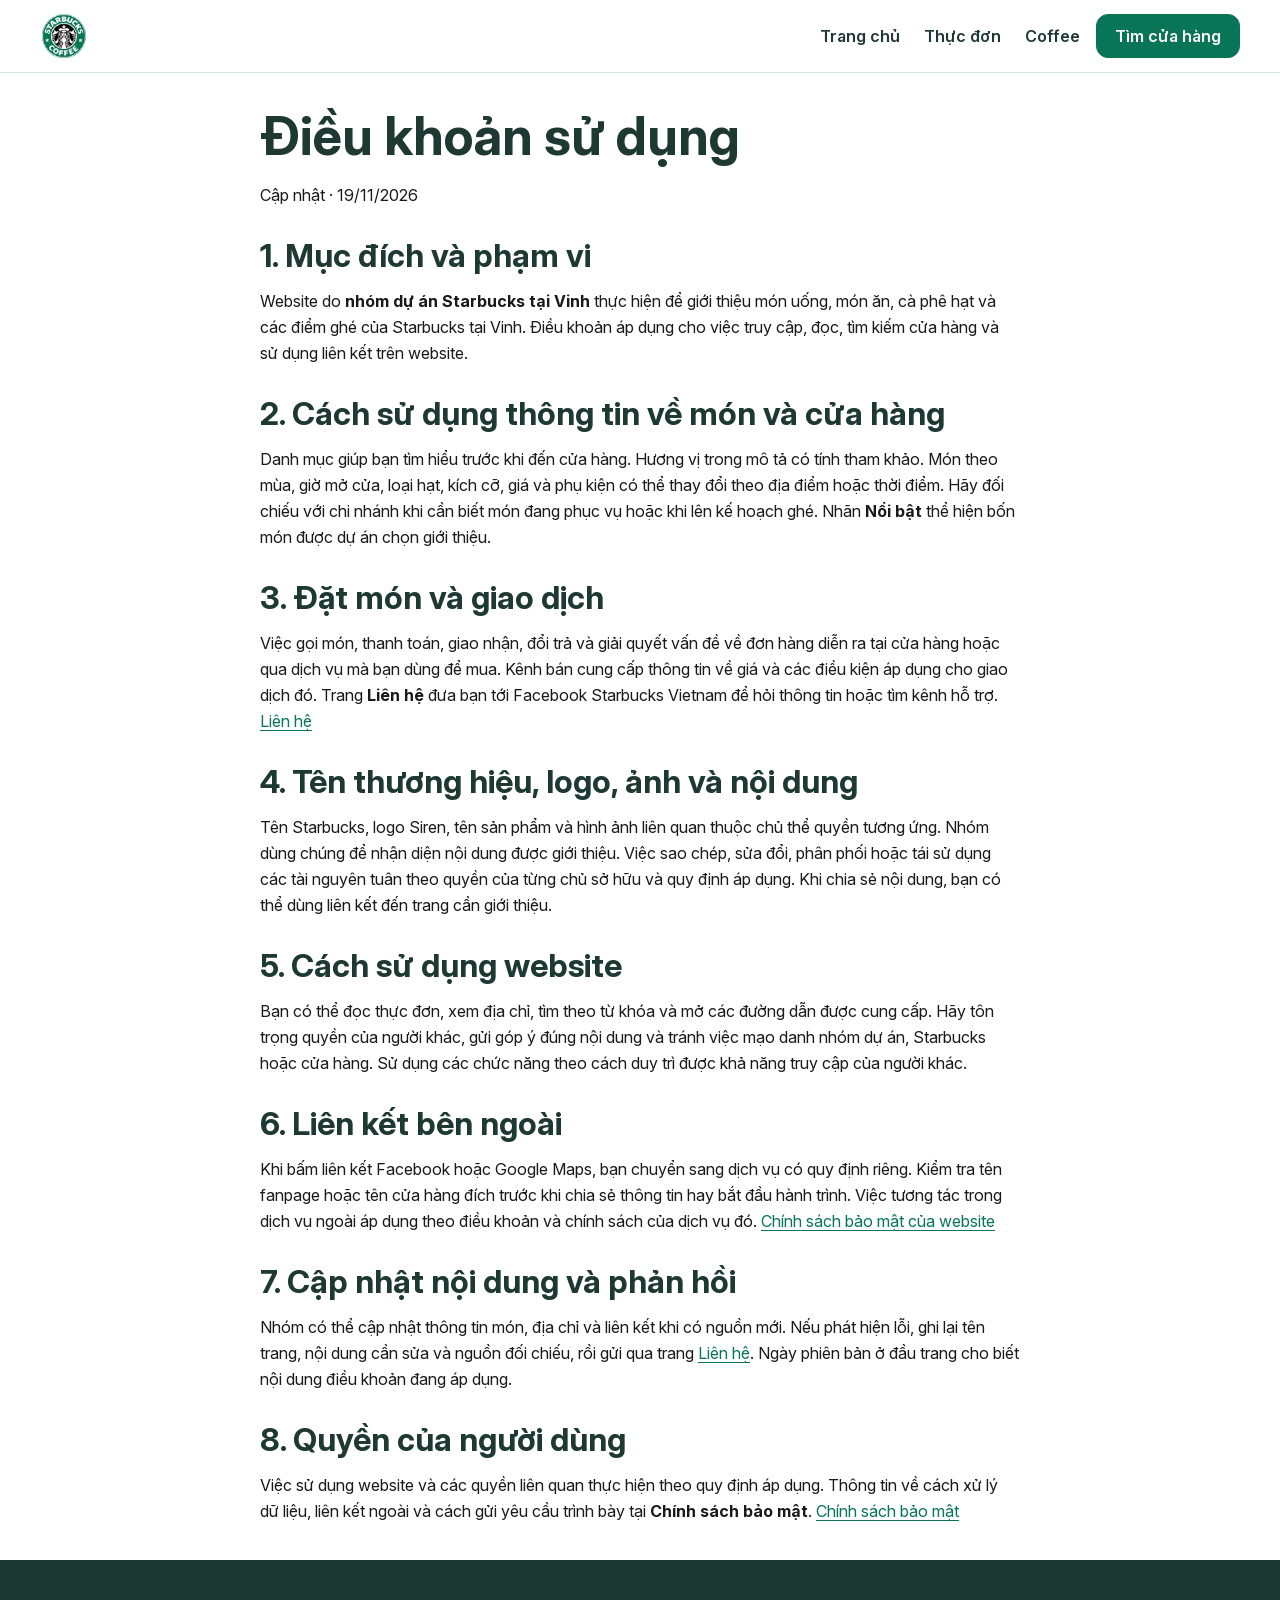
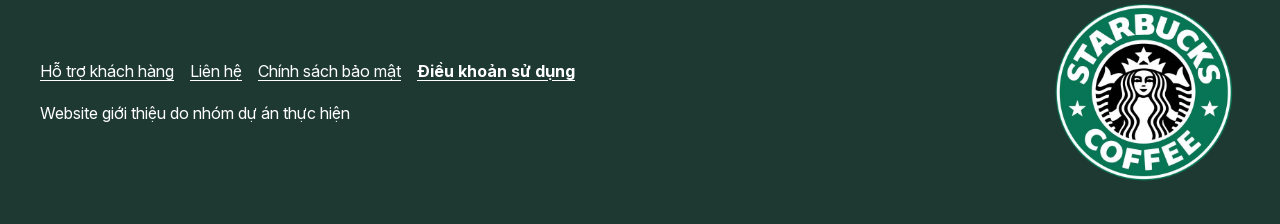
<file: dieu-khoan-su-dung.html>
<!doctype html>
<html lang="vi">
<head>
  <meta charset="utf-8">
  <meta name="viewport" content="width=device-width, initial-scale=1">
  <meta name="description" content="Điều khoản sử dụng website giới thiệu Starbucks tại Vinh, thông tin món, cửa hàng và liên kết.">
  <title>Điều khoản sử dụng | Starbucks tại Vinh</title>
  <link rel="icon" type="image/svg+xml" href="assets/images/favicon.svg">
  <link rel="stylesheet" href="vendor/bootstrap/bootstrap.min.css">
  <link rel="stylesheet" href="css/style.css">
  <script src="vendor/bootstrap/bootstrap.bundle.min.js" defer></script>
  <script src="js/script.js" defer></script>
</head>
<body class="d-flex flex-column min-vh-100">
  <a class="visually-hidden-focusable" href="#noi-dung-chinh">Chuyển đến nội dung chính</a>
  <header class="site-header sticky-top">
    <nav class="navbar navbar-expand-lg" aria-label="Điều hướng chính">
      <div class="container site-container">
        <a class="navbar-brand" href="index.html" aria-label="Trang chủ">
          <img class="site-logo" src="assets/images/logo-starbucks.png" width="48" height="48" alt="Starbucks">
        </a>
        <button class="navbar-toggler" type="button" data-bs-toggle="collapse" data-bs-target="#dieu-huong-chinh" aria-controls="dieu-huong-chinh" aria-expanded="false">Menu</button>
        <div class="collapse navbar-collapse" id="dieu-huong-chinh">
          <ul class="navbar-nav ms-lg-auto align-items-lg-center gap-2">
            <li class="nav-item">
              <a class="nav-link" href="index.html">Trang chủ</a>
            </li>
            <li class="nav-item">
              <a class="nav-link" href="thuc-don.html">Thực đơn</a>
            </li>
            <li class="nav-item">
              <a class="nav-link" href="coffee.html">Coffee</a>
            </li>
            <li class="nav-item">
              <a class="btn btn-primary" href="cua-hang.html">Tìm cửa hàng</a>
            </li>
          </ul>
        </div>
      </div>
    </nav>
  </header>

  <main id="noi-dung-chinh" class="flex-grow-1">
    <div class="container site-container">
      <div class="reading-width mx-auto">
        <h1>Điều khoản sử dụng</h1>
        <p>Cập nhật · <time datetime="2026-11-19">19/11/2026</time></p>
        <section class="legal-section">
          <h2>1. Mục đích và phạm vi</h2>
          <p>Website do <strong>nhóm dự án Starbucks tại Vinh</strong> thực hiện để giới thiệu món uống, món ăn, cà phê hạt và các điểm ghé của Starbucks tại Vinh. Điều khoản áp dụng cho việc truy cập, đọc, tìm kiếm cửa hàng và sử dụng liên kết trên website.</p>
        </section>
        <section class="legal-section">
          <h2>2. Cách sử dụng thông tin về món và cửa hàng</h2>
          <p>Danh mục giúp bạn tìm hiểu trước khi đến cửa hàng. Hương vị trong mô tả có tính tham khảo. Món theo mùa, giờ mở cửa, loại hạt, kích cỡ, giá và phụ kiện có thể thay đổi theo địa điểm hoặc thời điểm. Hãy đối chiếu với chi nhánh khi cần biết món đang phục vụ hoặc khi lên kế hoạch ghé. Nhãn <strong>Nổi bật</strong> thể hiện bốn món được dự án chọn giới thiệu.</p>
        </section>
        <section class="legal-section">
          <h2>3. Đặt món và giao dịch</h2>
          <p>Việc gọi món, thanh toán, giao nhận, đổi trả và giải quyết vấn đề về đơn hàng diễn ra tại cửa hàng hoặc qua dịch vụ mà bạn dùng để mua. Kênh bán cung cấp thông tin về giá và các điều kiện áp dụng cho giao dịch đó. Trang <strong>Liên hệ</strong> đưa bạn tới Facebook Starbucks Vietnam để hỏi thông tin hoặc tìm kênh hỗ trợ. <a href="lien-he.html">Liên hệ</a></p>
        </section>
        <section class="legal-section">
          <h2>4. Tên thương hiệu, logo, ảnh và nội dung</h2>
          <p>Tên Starbucks, logo Siren, tên sản phẩm và hình ảnh liên quan thuộc chủ thể quyền tương ứng. Nhóm dùng chúng để nhận diện nội dung được giới thiệu. Việc sao chép, sửa đổi, phân phối hoặc tái sử dụng các tài nguyên tuân theo quyền của từng chủ sở hữu và quy định áp dụng. Khi chia sẻ nội dung, bạn có thể dùng liên kết đến trang cần giới thiệu.</p>
        </section>
        <section class="legal-section">
          <h2>5. Cách sử dụng website</h2>
          <p>Bạn có thể đọc thực đơn, xem địa chỉ, tìm theo từ khóa và mở các đường dẫn được cung cấp. Hãy tôn trọng quyền của người khác, gửi góp ý đúng nội dung và tránh việc mạo danh nhóm dự án, Starbucks hoặc cửa hàng. Sử dụng các chức năng theo cách duy trì được khả năng truy cập của người khác.</p>
        </section>
        <section class="legal-section">
          <h2>6. Liên kết bên ngoài</h2>
          <p>Khi bấm liên kết Facebook hoặc Google Maps, bạn chuyển sang dịch vụ có quy định riêng. Kiểm tra tên fanpage hoặc tên cửa hàng đích trước khi chia sẻ thông tin hay bắt đầu hành trình. Việc tương tác trong dịch vụ ngoài áp dụng theo điều khoản và chính sách của dịch vụ đó. <a href="chinh-sach-bao-mat.html">Chính sách bảo mật của website</a></p>
        </section>
        <section class="legal-section">
          <h2>7. Cập nhật nội dung và phản hồi</h2>
          <p>Nhóm có thể cập nhật thông tin món, địa chỉ và liên kết khi có nguồn mới. Nếu phát hiện lỗi, ghi lại tên trang, nội dung cần sửa và nguồn đối chiếu, rồi gửi qua trang <a href="lien-he.html">Liên hệ</a>. Ngày phiên bản ở đầu trang cho biết nội dung điều khoản đang áp dụng.</p>
        </section>
        <section class="legal-section">
          <h2>8. Quyền của người dùng</h2>
          <p>Việc sử dụng website và các quyền liên quan thực hiện theo quy định áp dụng. Thông tin về cách xử lý dữ liệu, liên kết ngoài và cách gửi yêu cầu trình bày tại <strong>Chính sách bảo mật</strong>. <a href="chinh-sach-bao-mat.html">Chính sách bảo mật</a></p>
        </section>
      </div>
    </div>
  </main>

  <footer class="site-footer">
    <div class="container site-container d-flex flex-column flex-md-row justify-content-between align-items-md-center gap-4">
      <div>
        <nav aria-label="Điều hướng chân trang">
          <ul class="list-unstyled d-flex flex-column flex-md-row flex-md-wrap gap-3">
            <li><a href="ho-tro.html">Hỗ trợ khách hàng</a></li>
            <li><a href="lien-he.html">Liên hệ</a></li>
            <li><a href="chinh-sach-bao-mat.html">Chính sách bảo mật</a></li>
            <li><a href="dieu-khoan-su-dung.html" aria-current="page">Điều khoản sử dụng</a></li>
          </ul>
        </nav>
        <p>Website giới thiệu do nhóm dự án thực hiện</p>
      </div>
      <a class="footer-logo d-inline-flex flex-shrink-0 align-self-end" href="index.html" aria-label="Trang chủ">
        <img class="site-logo" src="assets/images/logo-starbucks.png" width="48" height="48" alt="Starbucks">
      </a>
    </div>
  </footer>
</body>
</html>
</file>
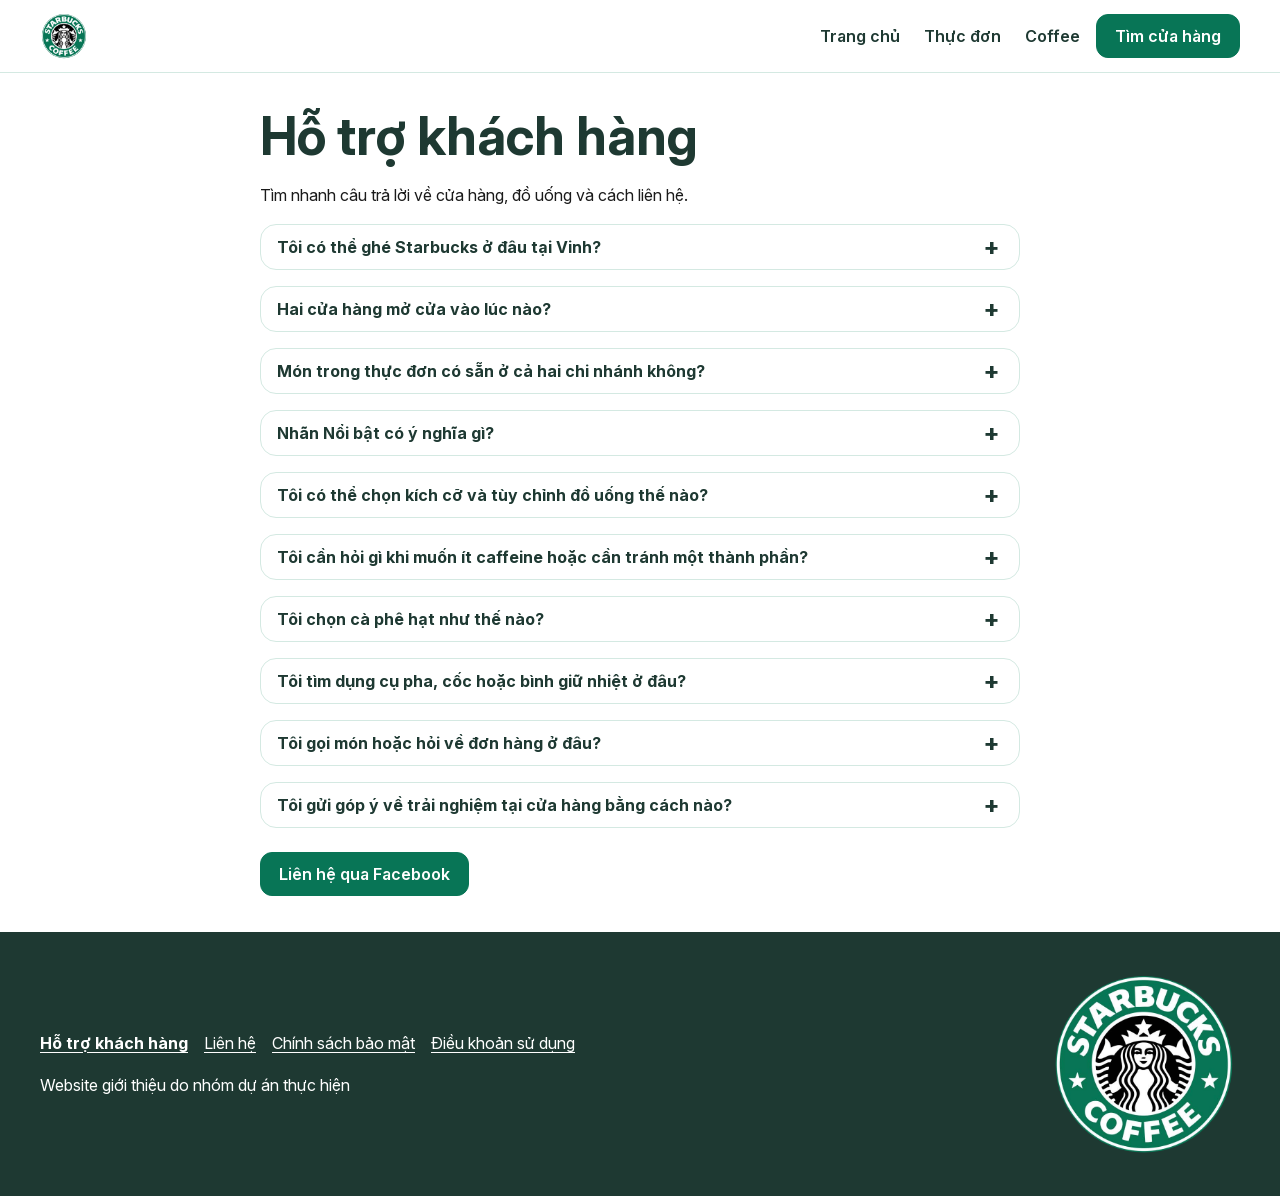
<file: ho-tro.html>
<!doctype html>
<html lang="vi">
<head>
  <meta charset="utf-8">
  <meta name="viewport" content="width=device-width, initial-scale=1">
  <meta name="description" content="Câu trả lời về thực đơn, cửa hàng, giờ mở cửa và cách liên hệ Starbucks tại Vinh.">
  <title>Hỗ trợ khách hàng | Starbucks tại Vinh</title>
  <link rel="icon" type="image/svg+xml" href="assets/images/favicon.svg">
  <link rel="stylesheet" href="vendor/bootstrap/bootstrap.min.css">
  <link rel="stylesheet" href="css/style.css">
  <script src="vendor/bootstrap/bootstrap.bundle.min.js" defer></script>
  <script src="js/script.js" defer></script>
</head>
<body class="d-flex flex-column min-vh-100">
  <a class="visually-hidden-focusable" href="#noi-dung-chinh">Chuyển đến nội dung chính</a>
  <header class="site-header sticky-top">
    <nav class="navbar navbar-expand-lg" aria-label="Điều hướng chính">
      <div class="container site-container">
        <a class="navbar-brand" href="index.html" aria-label="Trang chủ">
          <img class="site-logo" src="assets/images/logo-starbucks.png" width="48" height="48" alt="Starbucks">
        </a>
        <button class="navbar-toggler" type="button" data-bs-toggle="collapse" data-bs-target="#dieu-huong-chinh" aria-controls="dieu-huong-chinh" aria-expanded="false">Menu</button>
        <div class="collapse navbar-collapse" id="dieu-huong-chinh">
          <ul class="navbar-nav ms-lg-auto align-items-lg-center gap-2">
            <li class="nav-item">
              <a class="nav-link" href="index.html">Trang chủ</a>
            </li>
            <li class="nav-item">
              <a class="nav-link" href="thuc-don.html">Thực đơn</a>
            </li>
            <li class="nav-item">
              <a class="nav-link" href="coffee.html">Coffee</a>
            </li>
            <li class="nav-item">
              <a class="btn btn-primary" href="cua-hang.html">Tìm cửa hàng</a>
            </li>
          </ul>
        </div>
      </div>
    </nav>
  </header>

  <main id="noi-dung-chinh" class="flex-grow-1">
    <section class="site-section" aria-labelledby="tieu-de-ho-tro">
      <div class="container site-container">
        <div class="reading-width mx-auto">
          <h1 id="tieu-de-ho-tro">Hỗ trợ khách hàng</h1>
          <p>Tìm nhanh câu trả lời về cửa hàng, đồ uống và cách liên hệ.</p>
          <div class="faq-list d-grid gap-3">
            <details class="card">
              <summary class="card-header">Tôi có thể ghé Starbucks ở đâu tại Vinh?</summary>
              <div class="card-body">
                <p>Mở <a href="cua-hang.html">Tìm cửa hàng</a> để xem Starbucks Vincom Vinh ở tầng 1, Vincom Plaza Vinh, khu chung cư Quang Trung, phường Thành Vinh và Starbucks Hồ Tùng Mậu ở số 61 Hồ Tùng Mậu, phường Trường Vinh. Bấm <strong>Xem đường đi</strong> trong đúng thẻ để mở bản đồ đến địa điểm bạn chọn.</p>
              </div>
            </details>
            <details class="card">
              <summary class="card-header">Hai cửa hàng mở cửa vào lúc nào?</summary>
              <div class="card-body">
                <p>Thông tin tham khảo của cả hai cửa hàng là 07:00–22:00 hằng ngày. Bạn có thể xem giờ bên dưới từng địa chỉ trong trang <a href="cua-hang.html">Tìm cửa hàng</a>. Vào ngày lễ hoặc nếu dự định đến sát giờ đóng cửa, hãy hỏi Starbucks Vietnam và nêu tên chi nhánh để kiểm tra.</p>
              </div>
            </details>
            <details class="card">
              <summary class="card-header">Món trong thực đơn có sẵn ở cả hai chi nhánh không?</summary>
              <div class="card-body">
                <p><a href="thuc-don.html">Thực đơn</a> giới thiệu các món tham khảo. Cửa hàng có thể thay đổi danh sách món theo nguyên liệu, đợt giới thiệu và thời điểm. Nếu bạn muốn thử một món cụ thể, hãy hỏi chi nhánh về tên món, kích cỡ và phiên bản nóng hoặc đá trước khi ghé.</p>
              </div>
            </details>
            <details class="card">
              <summary class="card-header">Nhãn Nổi bật có ý nghĩa gì?</summary>
              <div class="card-body">
                <p>Đó là nhãn cho bốn món nhóm dự án chọn giới thiệu ở <a href="index.html">Trang chủ</a>. Chọn tên món để mở mô tả và tham khảo các lựa chọn trong cùng nhóm.</p>
              </div>
            </details>
            <details class="card">
              <summary class="card-header">Tôi có thể chọn kích cỡ và tùy chỉnh đồ uống thế nào?</summary>
              <div class="card-body">
                <p>Khi gọi món, hãy hỏi kích cỡ phục vụ cho thức uống bạn chọn. Bạn có thể hỏi về Tall, Grande hoặc Venti, cách pha nóng hoặc đá, giảm ngọt, đổi loại sữa hoặc thêm shot espresso. Lựa chọn và phụ phí tùy món và chi nhánh. Nhân viên tại quầy có thể xác nhận trước khi bạn thanh toán.</p>
              </div>
            </details>
            <details class="card">
              <summary class="card-header">Tôi cần hỏi gì khi muốn ít caffeine hoặc cần tránh một thành phần?</summary>
              <div class="card-body">
                <p>Nói với nhân viên tên món và điều bạn muốn điều chỉnh. Nếu cần ít caffeine, hỏi món đó có thể dùng espresso tách caffeine hay có lựa chọn khác phù hợp không. Nếu có dị ứng, nêu đúng thành phần cần tránh và hỏi về nguyên liệu cũng như khả năng tiếp xúc chéo khi pha chế. Dùng thông tin từ nhân viên để quyết định trước khi gọi.</p>
              </div>
            </details>
            <details class="card">
              <summary class="card-header">Tôi chọn cà phê hạt như thế nào?</summary>
              <div class="card-body">
                <p>Mở <a href="coffee.html">Coffee</a> và bắt đầu từ mức rang. Rang nhẹ phù hợp khi bạn muốn tham khảo các dòng có vị thanh. Rang vừa có các lựa chọn cân bằng. Rang đậm cho bạn so sánh các ghi chú như cacao, caramel hoặc khói. Hãy hỏi chi nhánh loại hạt đang có và cách xay phù hợp với dụng cụ của bạn.</p>
              </div>
            </details>
            <details class="card">
              <summary class="card-header">Tôi tìm dụng cụ pha, cốc hoặc bình giữ nhiệt ở đâu?</summary>
              <div class="card-body">
                <p>Trong <strong>Thực đơn</strong>, mở <strong>Dụng cụ pha chế</strong> để xem bình ép và các kiểu pha lọc. Để xem cốc, ly và bình, mở <strong>Phụ kiện</strong>. Nếu đang tìm một mẫu cụ thể, hãy hỏi chi nhánh tên mẫu, dung tích và tình trạng còn hàng. <a href="thuc-don.html#dung-cu">Dụng cụ pha chế</a> · <a href="thuc-don.html#phu-kien">Phụ kiện</a></p>
              </div>
            </details>
            <details class="card">
              <summary class="card-header">Tôi gọi món hoặc hỏi về đơn hàng ở đâu?</summary>
              <div class="card-body">
                <p>Bạn có thể xem món trên website trước rồi gọi trực tiếp tại quầy hoặc qua kênh đặt món mà Starbucks phục vụ trong khu vực. Việc kiểm tra giá, thanh toán và xử lý phản hồi về đơn hàng diễn ra qua cửa hàng hoặc kênh bạn đã đặt. Chuẩn bị tên cửa hàng, thời gian mua và mã đơn nếu cần hỏi lại.</p>
              </div>
            </details>
            <details class="card">
              <summary class="card-header">Tôi gửi góp ý về trải nghiệm tại cửa hàng bằng cách nào?</summary>
              <div class="card-body">
                <p>Vào <a href="lien-he.html">Liên hệ</a>, bấm <strong>Mở Facebook Starbucks Vietnam</strong> rồi chọn cách nhắn tin phù hợp trên trang đó. Nêu tên cửa hàng, ngày ghé và nội dung cần hỗ trợ. Nếu cần gửi thông tin đơn hàng, dùng tin nhắn riêng và chỉ cung cấp chi tiết cần thiết.</p>
              </div>
            </details>
          </div>
          <a class="btn btn-primary mt-4" href="lien-he.html">Liên hệ qua Facebook</a>
        </div>
      </div>
    </section>
  </main>

  <footer class="site-footer">
    <div class="container site-container d-flex flex-column flex-md-row justify-content-between align-items-md-center gap-4">
      <div>
        <nav aria-label="Điều hướng chân trang">
          <ul class="list-unstyled d-flex flex-column flex-md-row flex-md-wrap gap-3">
            <li><a href="ho-tro.html" aria-current="page">Hỗ trợ khách hàng</a></li>
            <li><a href="lien-he.html">Liên hệ</a></li>
            <li><a href="chinh-sach-bao-mat.html">Chính sách bảo mật</a></li>
            <li><a href="dieu-khoan-su-dung.html">Điều khoản sử dụng</a></li>
          </ul>
        </nav>
        <p>Website giới thiệu do nhóm dự án thực hiện</p>
      </div>
      <a class="footer-logo d-inline-flex flex-shrink-0 align-self-end" href="index.html" aria-label="Trang chủ">
        <img class="site-logo" src="assets/images/logo-starbucks.png" width="48" height="48" alt="Starbucks">
      </a>
    </div>
  </footer>
</body>
</html>
</file>
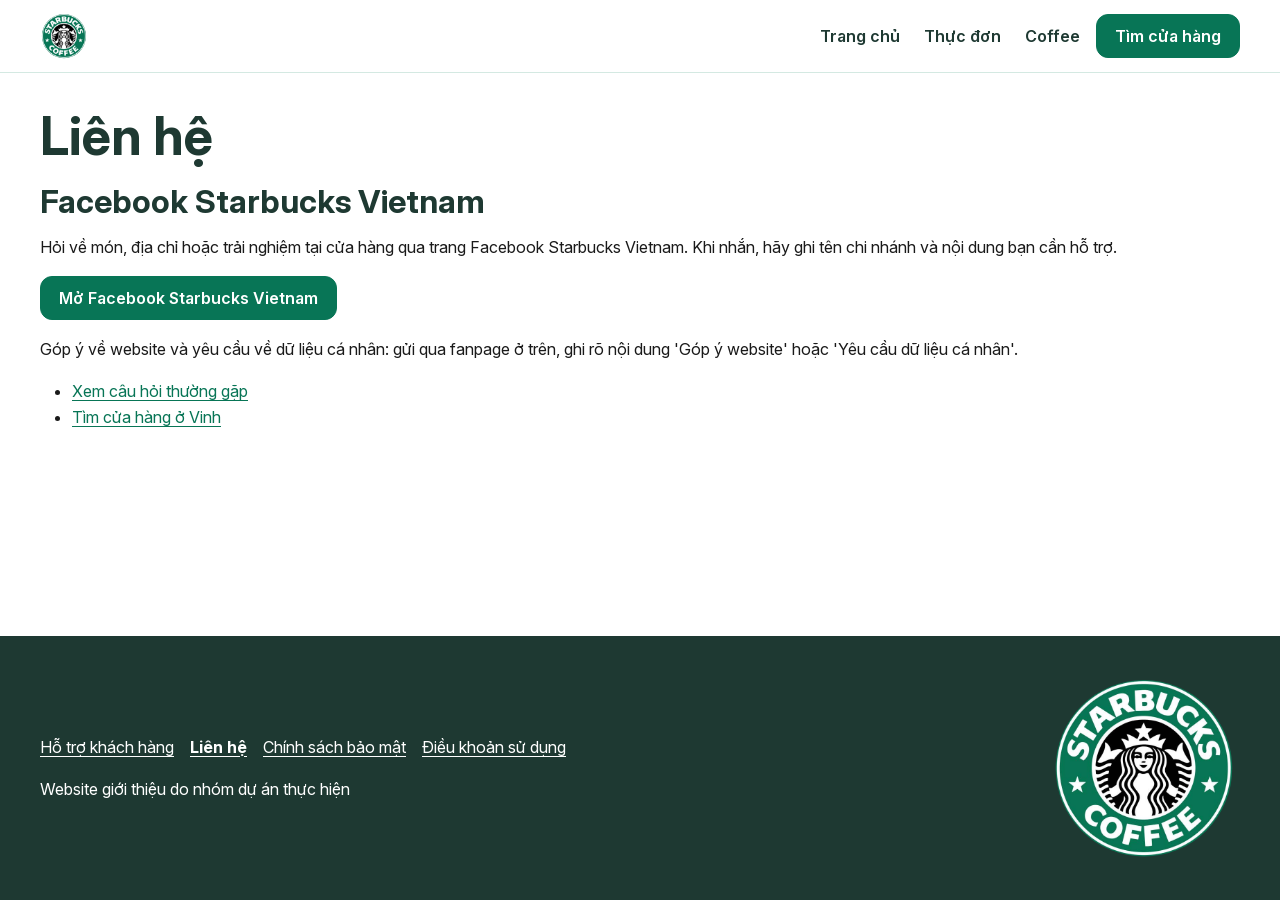
<file: lien-he.html>
<!doctype html>
<html lang="vi">
<head>
  <meta charset="utf-8">
  <meta name="viewport" content="width=device-width, initial-scale=1">
  <meta name="description" content="Liên hệ Starbucks Vietnam qua fanpage để hỏi về món, địa chỉ và trải nghiệm tại cửa hàng.">
  <title>Liên hệ | Starbucks tại Vinh</title>
  <link rel="icon" type="image/svg+xml" href="assets/images/favicon.svg">
  <link rel="stylesheet" href="vendor/bootstrap/bootstrap.min.css">
  <link rel="stylesheet" href="css/style.css">
  <script src="vendor/bootstrap/bootstrap.bundle.min.js" defer></script>
  <script src="js/script.js" defer></script>
</head>
<body class="d-flex flex-column min-vh-100">
  <a class="visually-hidden-focusable" href="#noi-dung-chinh">Chuyển đến nội dung chính</a>
  <header class="site-header sticky-top">
    <nav class="navbar navbar-expand-lg" aria-label="Điều hướng chính">
      <div class="container site-container">
        <a class="navbar-brand" href="index.html" aria-label="Trang chủ">
          <img class="site-logo" src="assets/images/logo-starbucks.png" width="48" height="48" alt="Starbucks">
        </a>
        <button class="navbar-toggler" type="button" data-bs-toggle="collapse" data-bs-target="#dieu-huong-chinh" aria-controls="dieu-huong-chinh" aria-expanded="false">Menu</button>
        <div class="collapse navbar-collapse" id="dieu-huong-chinh">
          <ul class="navbar-nav ms-lg-auto align-items-lg-center gap-2">
            <li class="nav-item">
              <a class="nav-link" href="index.html">Trang chủ</a>
            </li>
            <li class="nav-item">
              <a class="nav-link" href="thuc-don.html">Thực đơn</a>
            </li>
            <li class="nav-item">
              <a class="nav-link" href="coffee.html">Coffee</a>
            </li>
            <li class="nav-item">
              <a class="btn btn-primary" href="cua-hang.html">Tìm cửa hàng</a>
            </li>
          </ul>
        </div>
      </div>
    </nav>
  </header>

  <main id="noi-dung-chinh" class="flex-grow-1">
    <div class="container site-container">
      <h1>Liên hệ</h1>
      <section class="contact-section" aria-labelledby="tieu-de-facebook">
        <h2 id="tieu-de-facebook">Facebook Starbucks Vietnam</h2>
        <p>Hỏi về món, địa chỉ hoặc trải nghiệm tại cửa hàng qua trang Facebook Starbucks Vietnam. Khi nhắn, hãy ghi tên chi nhánh và nội dung bạn cần hỗ trợ.</p>
        <p><a class="btn btn-primary" href="https://www.facebook.com/starbucksvietnam">Mở Facebook Starbucks Vietnam</a></p>
        <p>Góp ý về website và yêu cầu về dữ liệu cá nhân: gửi qua fanpage ở trên, ghi rõ nội dung 'Góp ý website' hoặc 'Yêu cầu dữ liệu cá nhân'.</p>
        <ul>
          <li><a href="ho-tro.html">Xem câu hỏi thường gặp</a></li>
          <li><a href="cua-hang.html">Tìm cửa hàng ở Vinh</a></li>
        </ul>
      </section>
    </div>
  </main>

  <footer class="site-footer">
    <div class="container site-container d-flex flex-column flex-md-row justify-content-between align-items-md-center gap-4">
      <div>
        <nav aria-label="Điều hướng chân trang">
          <ul class="list-unstyled d-flex flex-column flex-md-row flex-md-wrap gap-3">
            <li><a href="ho-tro.html">Hỗ trợ khách hàng</a></li>
            <li><a href="lien-he.html" aria-current="page">Liên hệ</a></li>
            <li><a href="chinh-sach-bao-mat.html">Chính sách bảo mật</a></li>
            <li><a href="dieu-khoan-su-dung.html">Điều khoản sử dụng</a></li>
          </ul>
        </nav>
        <p>Website giới thiệu do nhóm dự án thực hiện</p>
      </div>
      <a class="footer-logo d-inline-flex flex-shrink-0 align-self-end" href="index.html" aria-label="Trang chủ">
        <img class="site-logo" src="assets/images/logo-starbucks.png" width="48" height="48" alt="Starbucks">
      </a>
    </div>
  </footer>
</body>
</html>
</file>
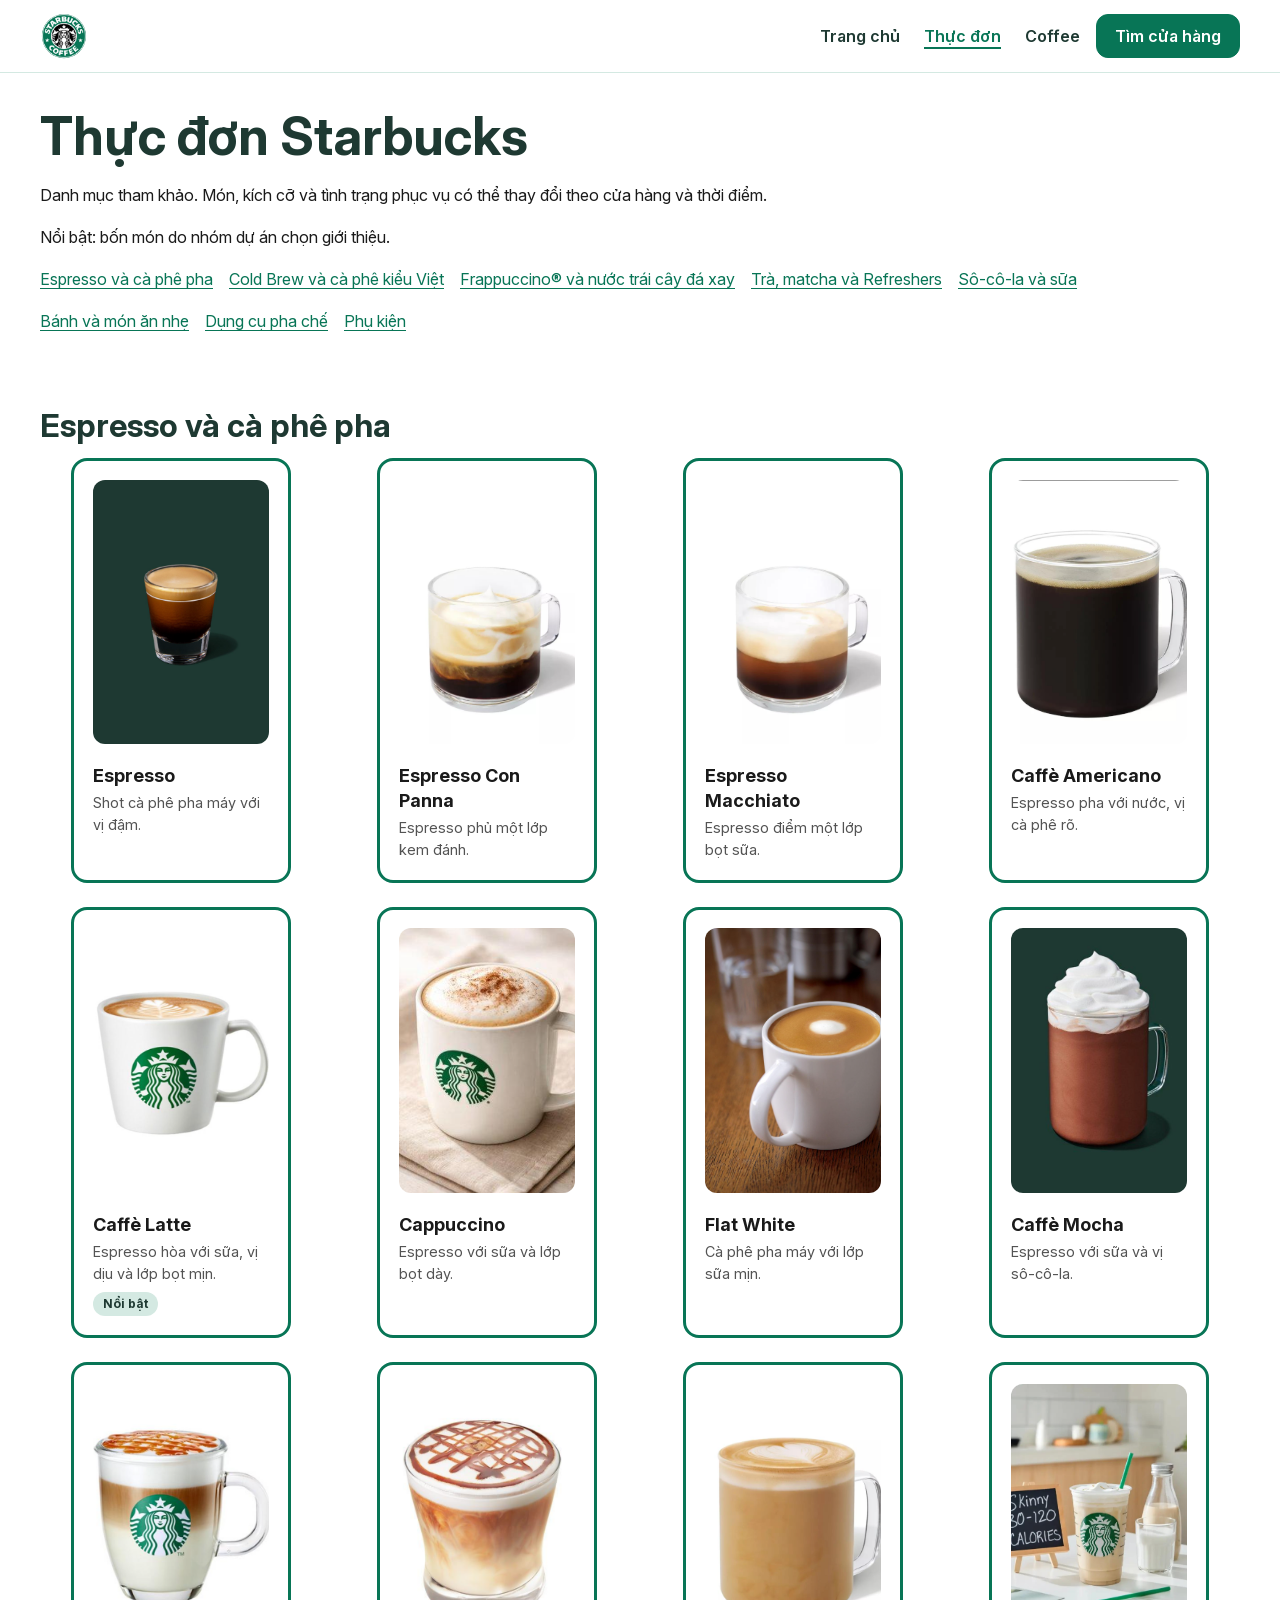
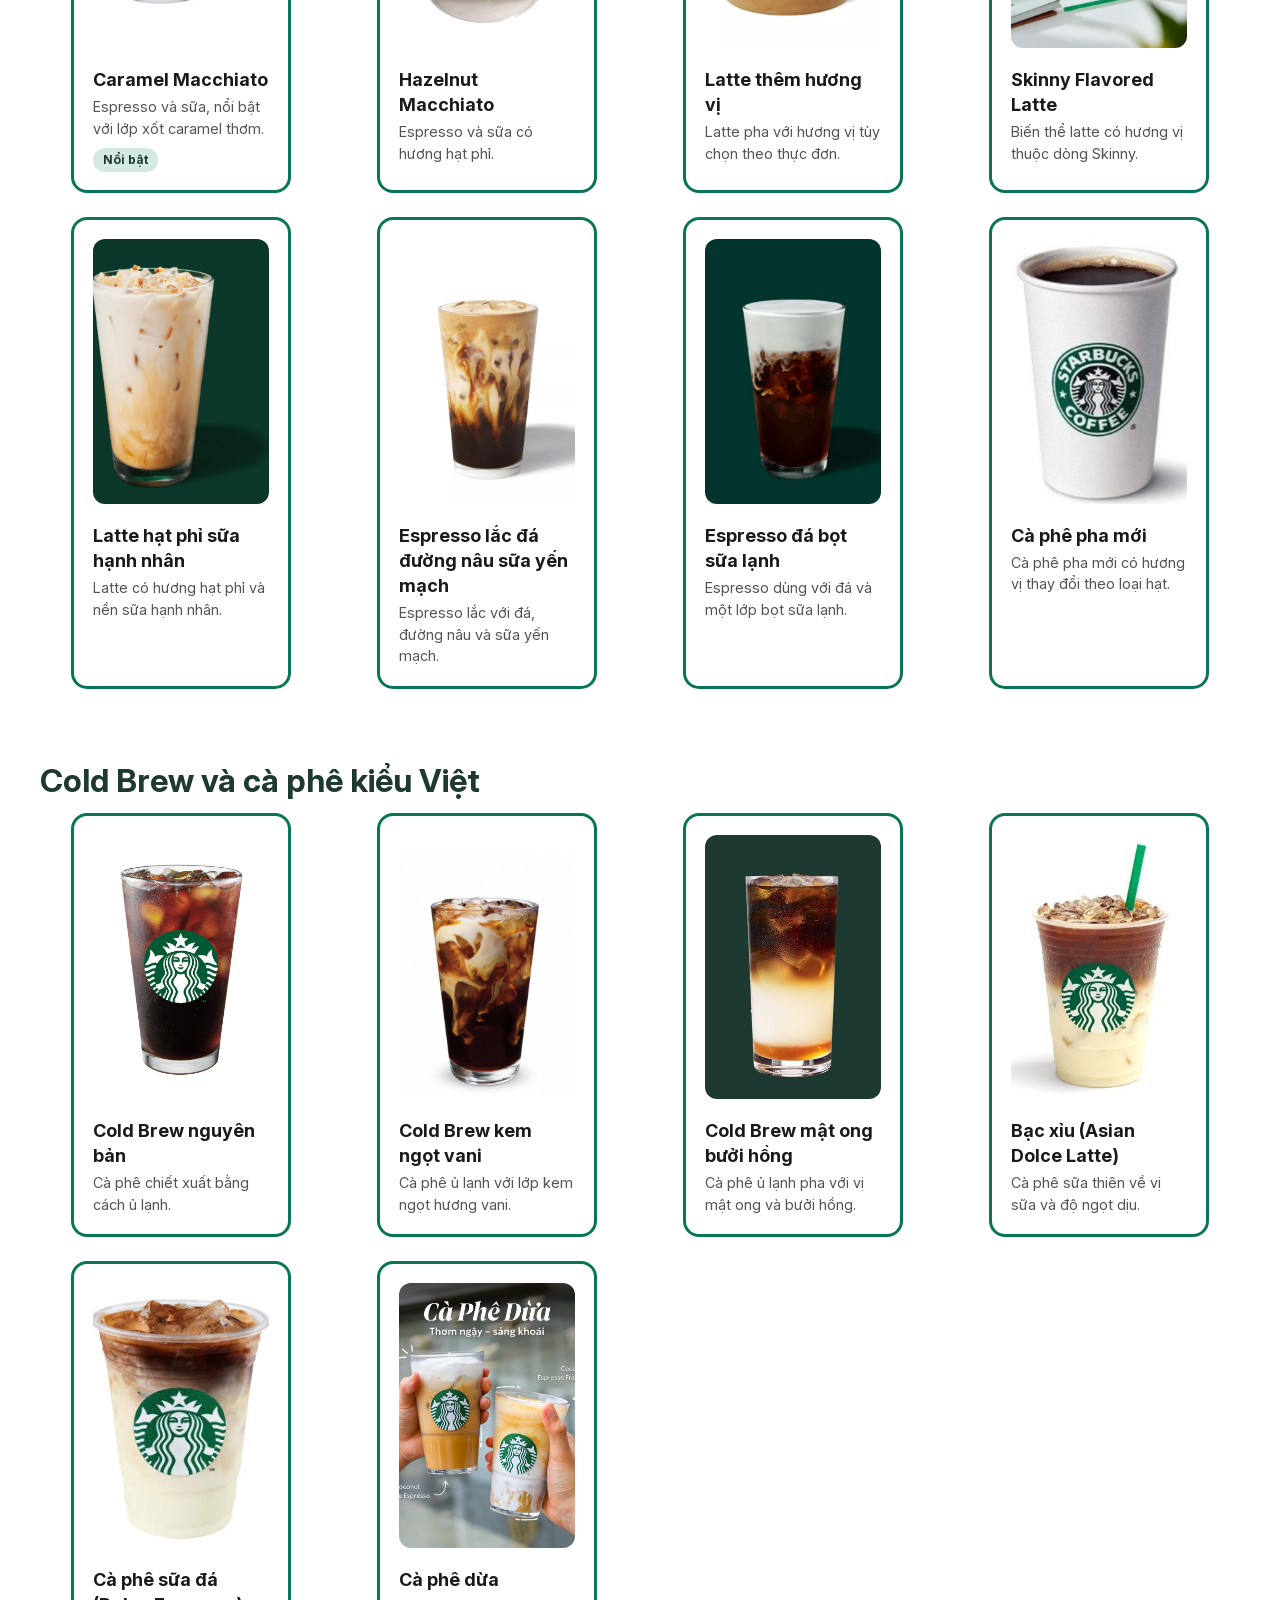
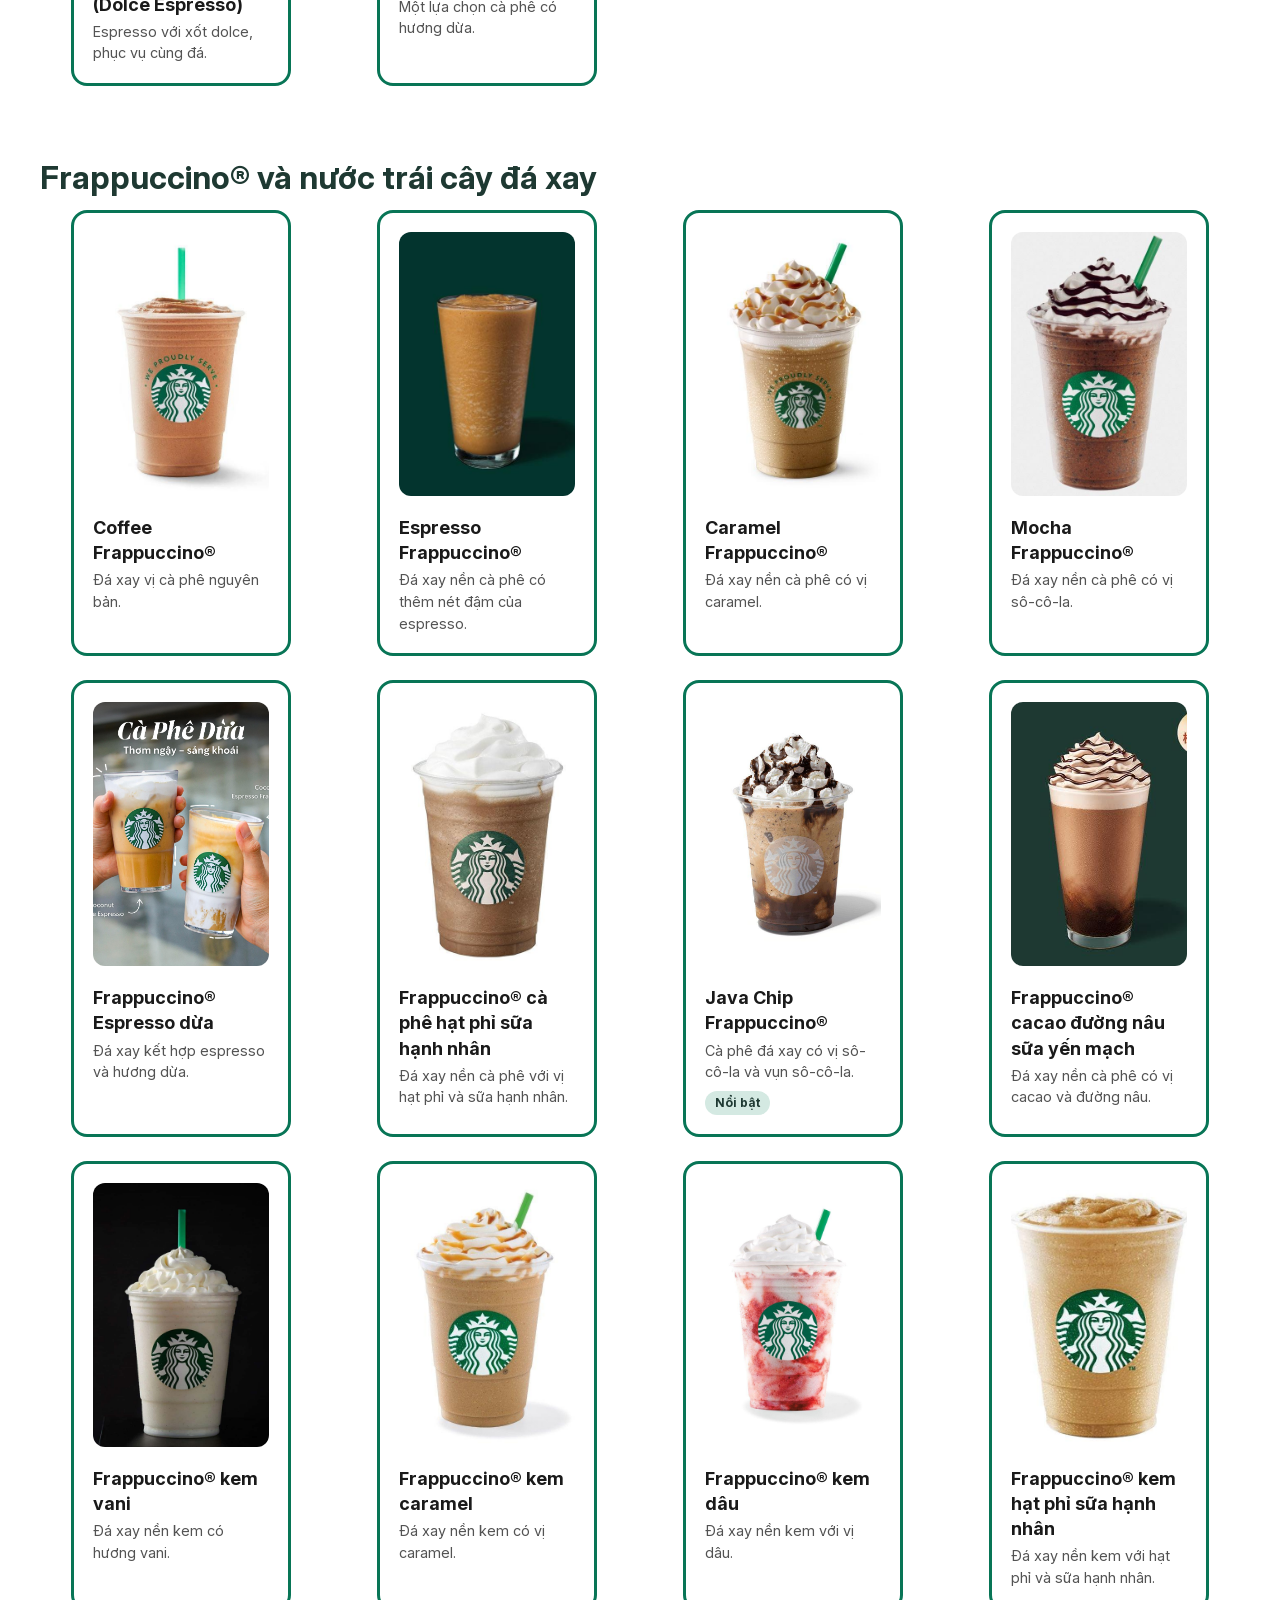
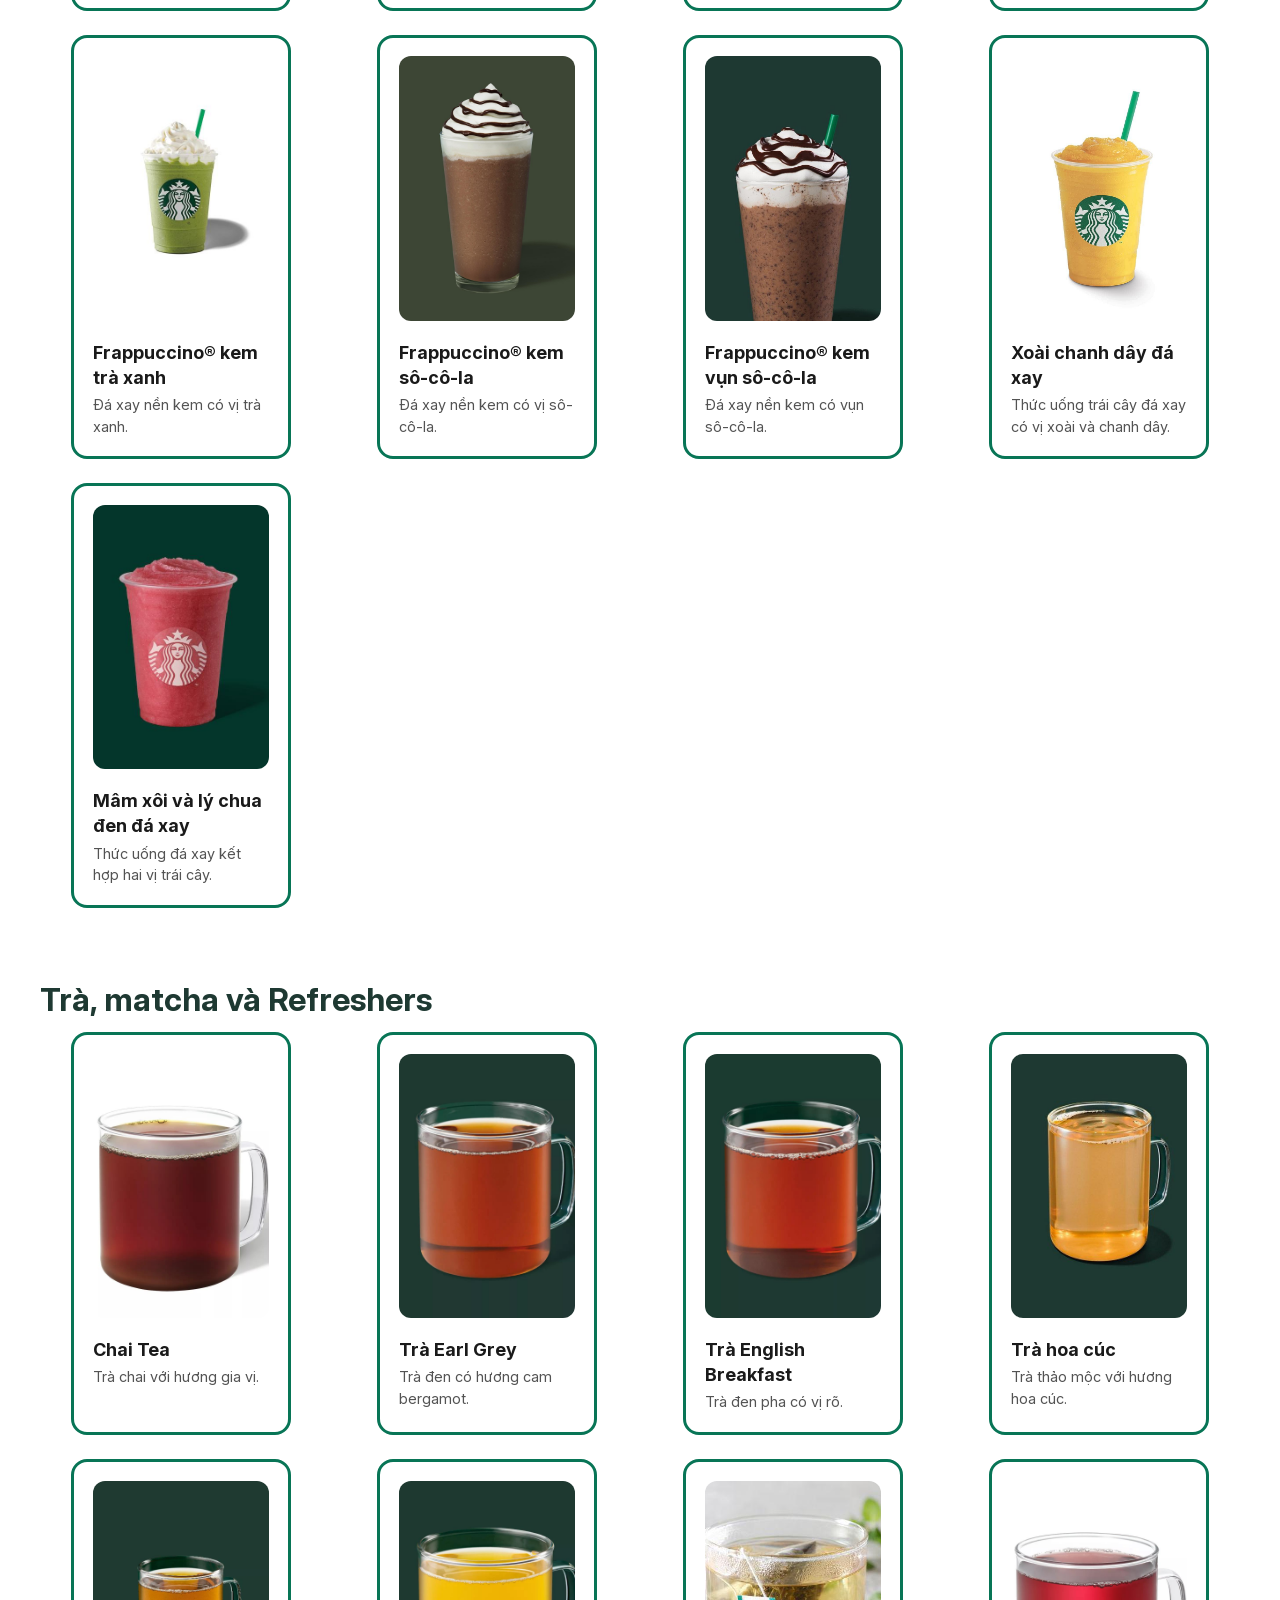
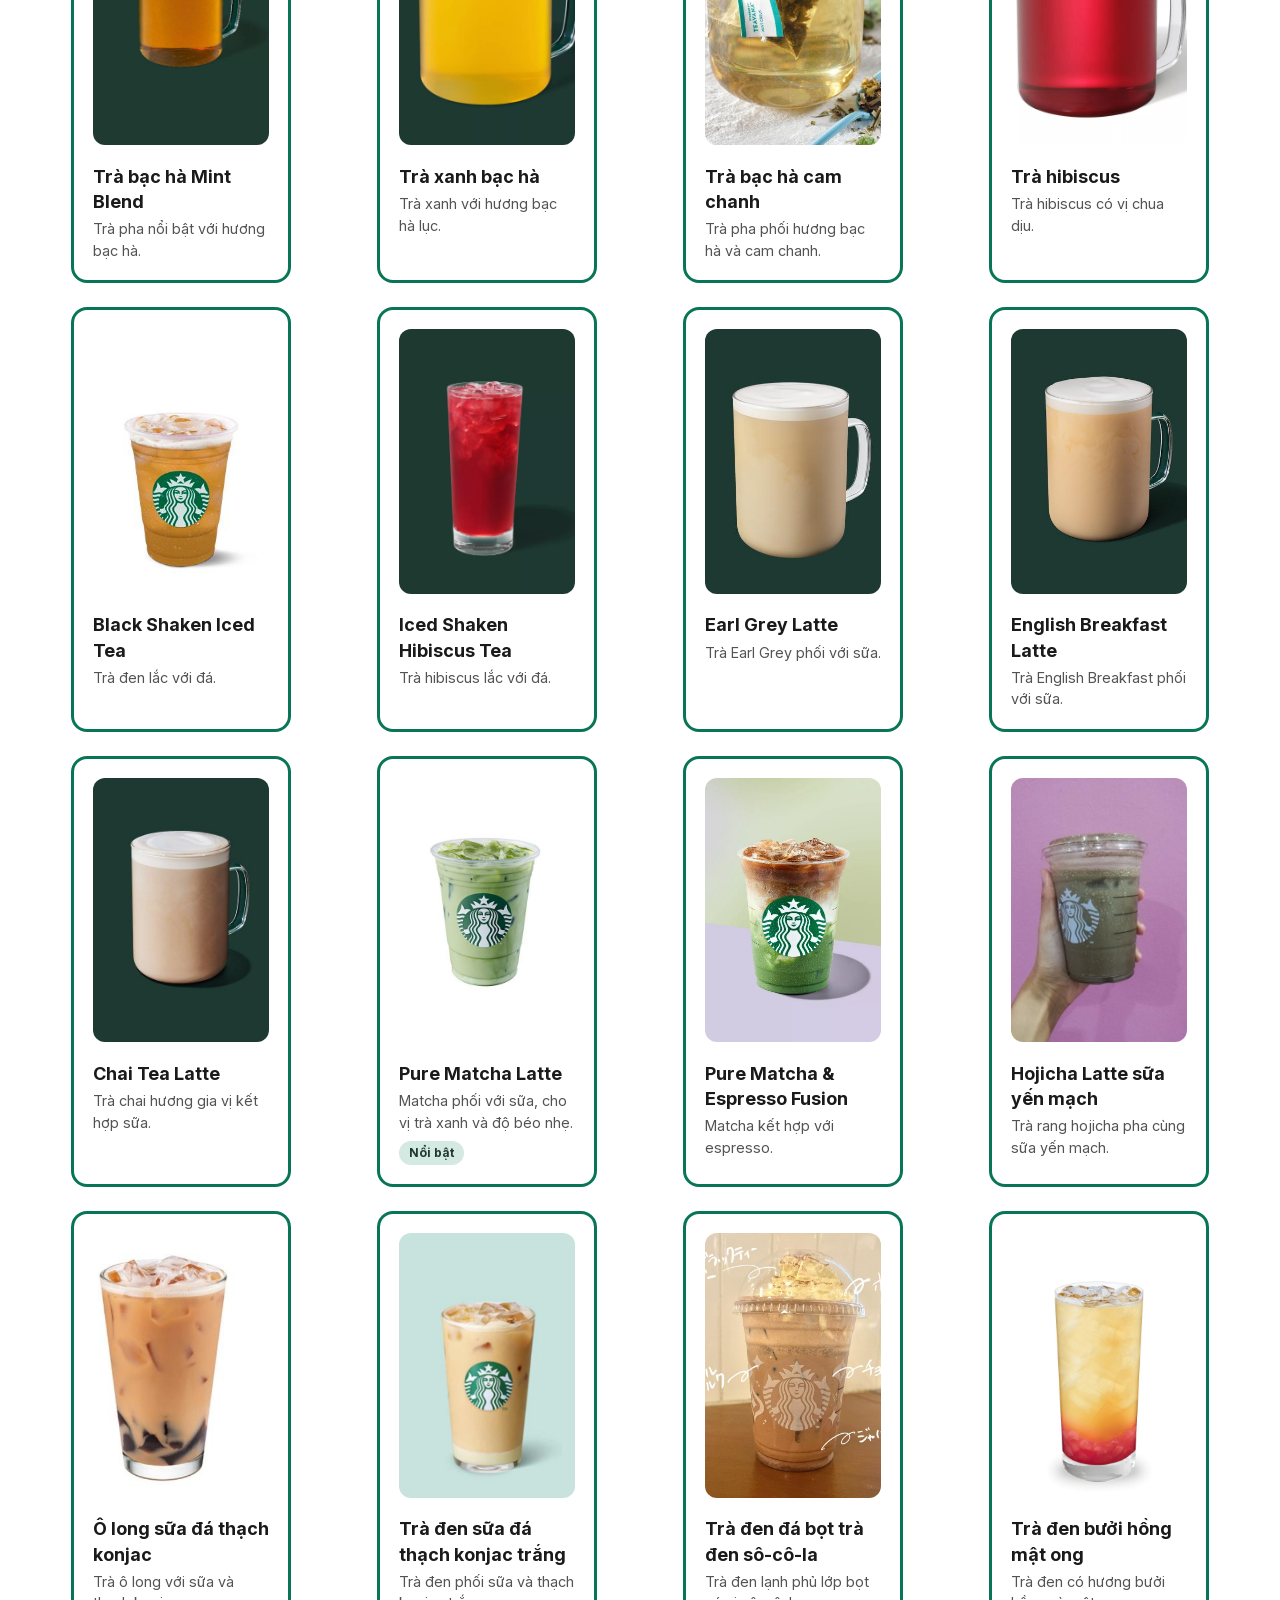
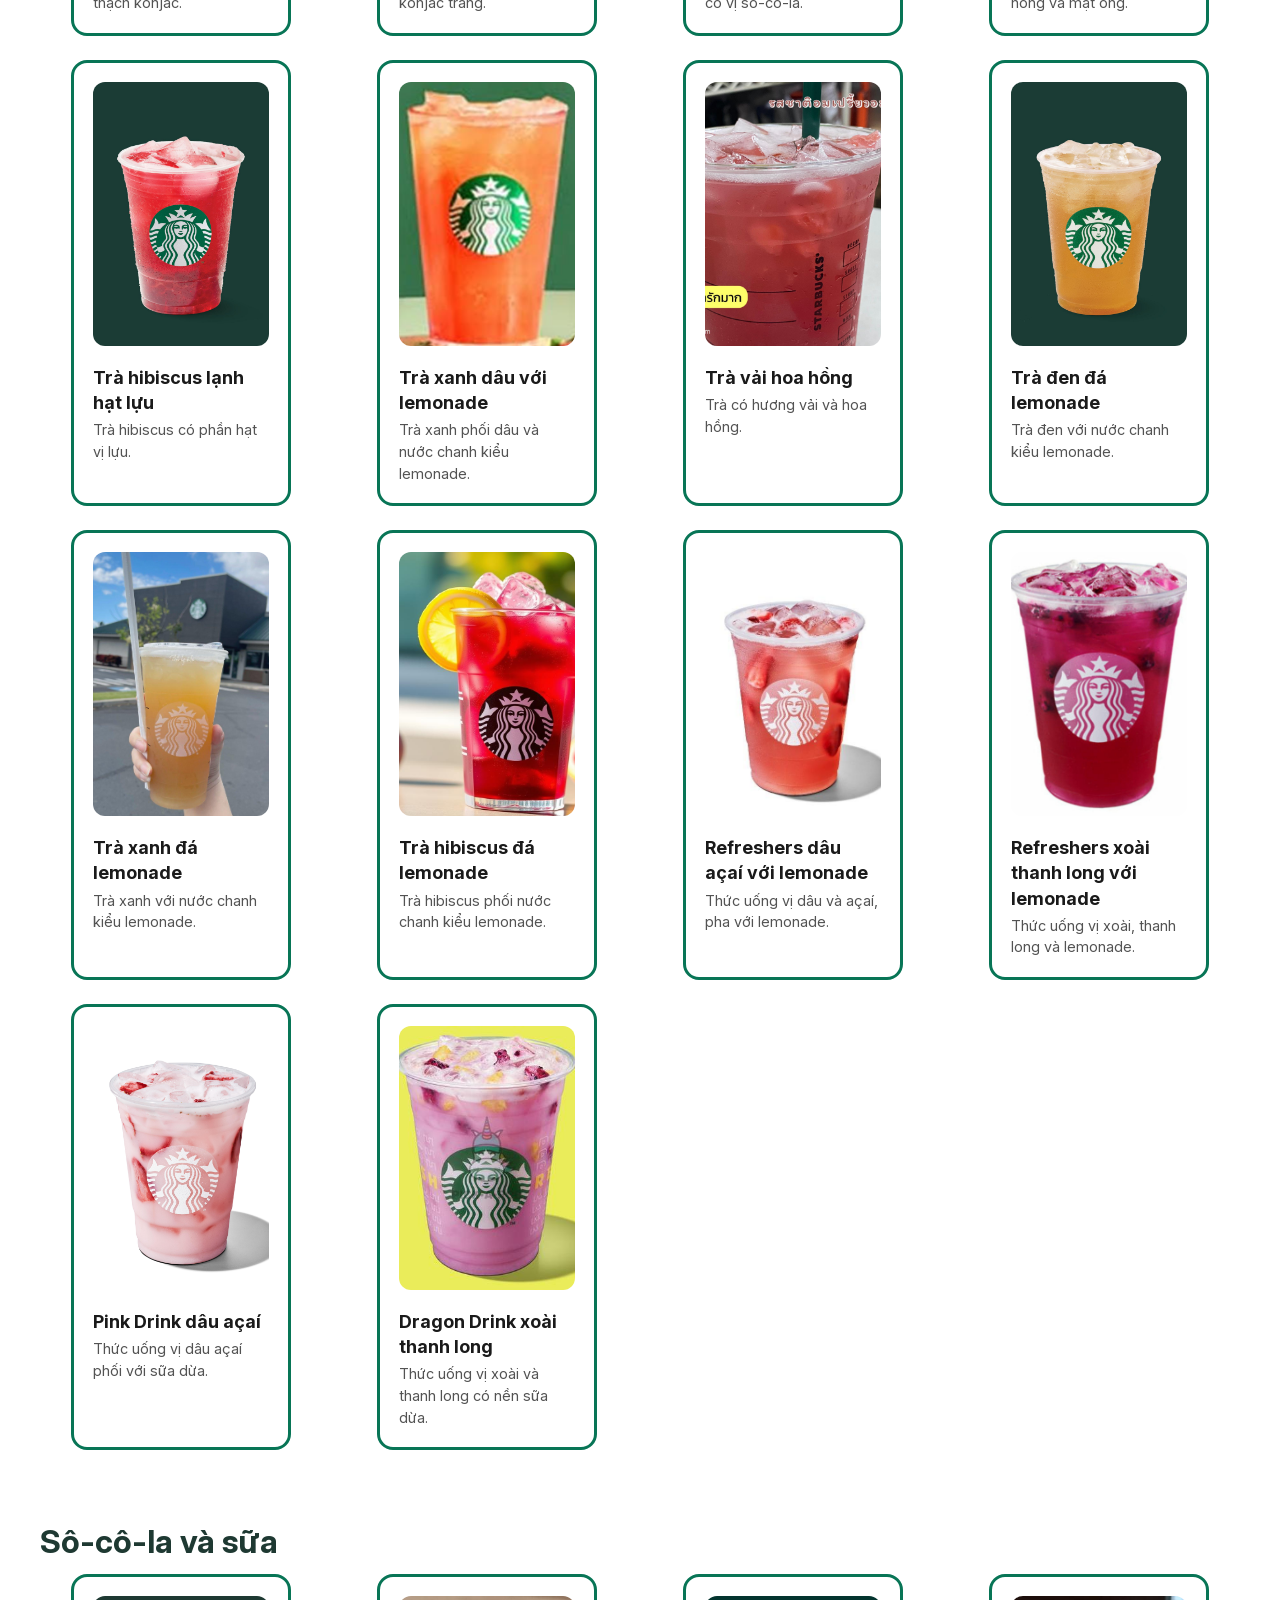
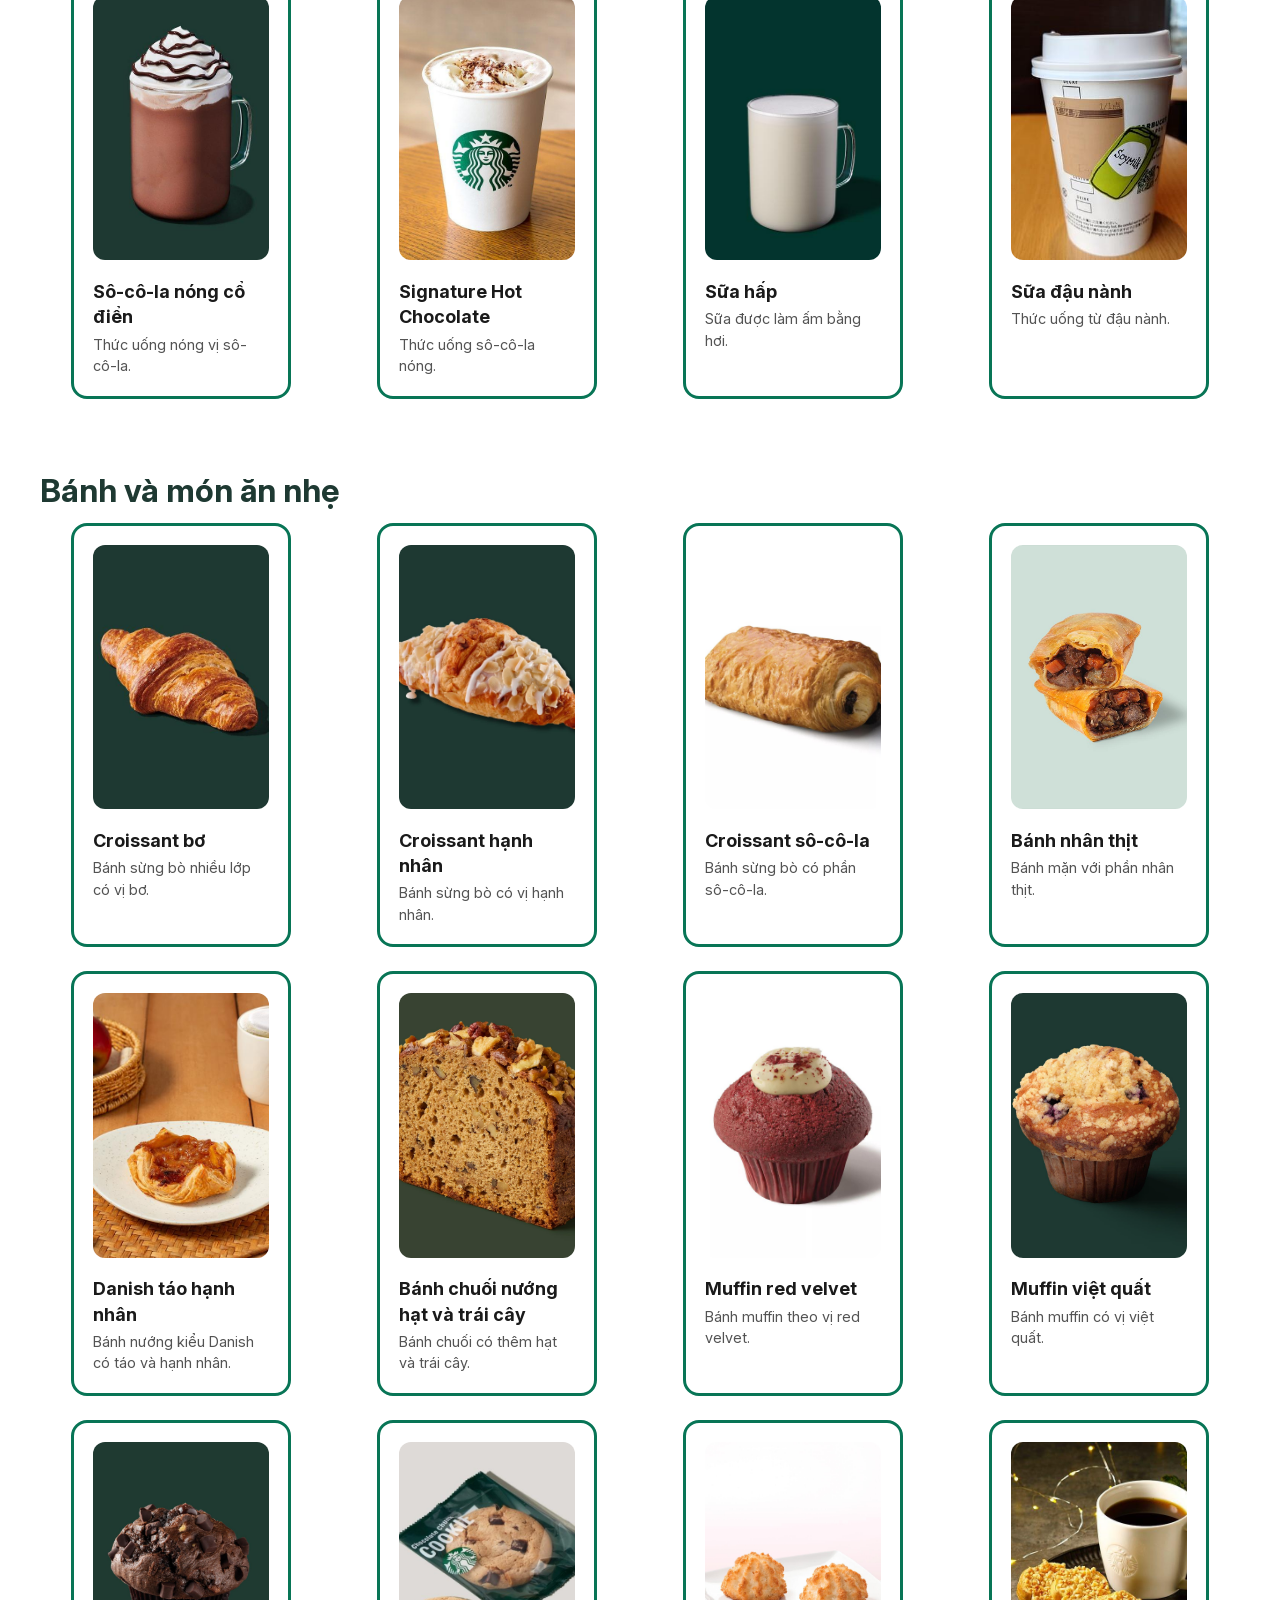
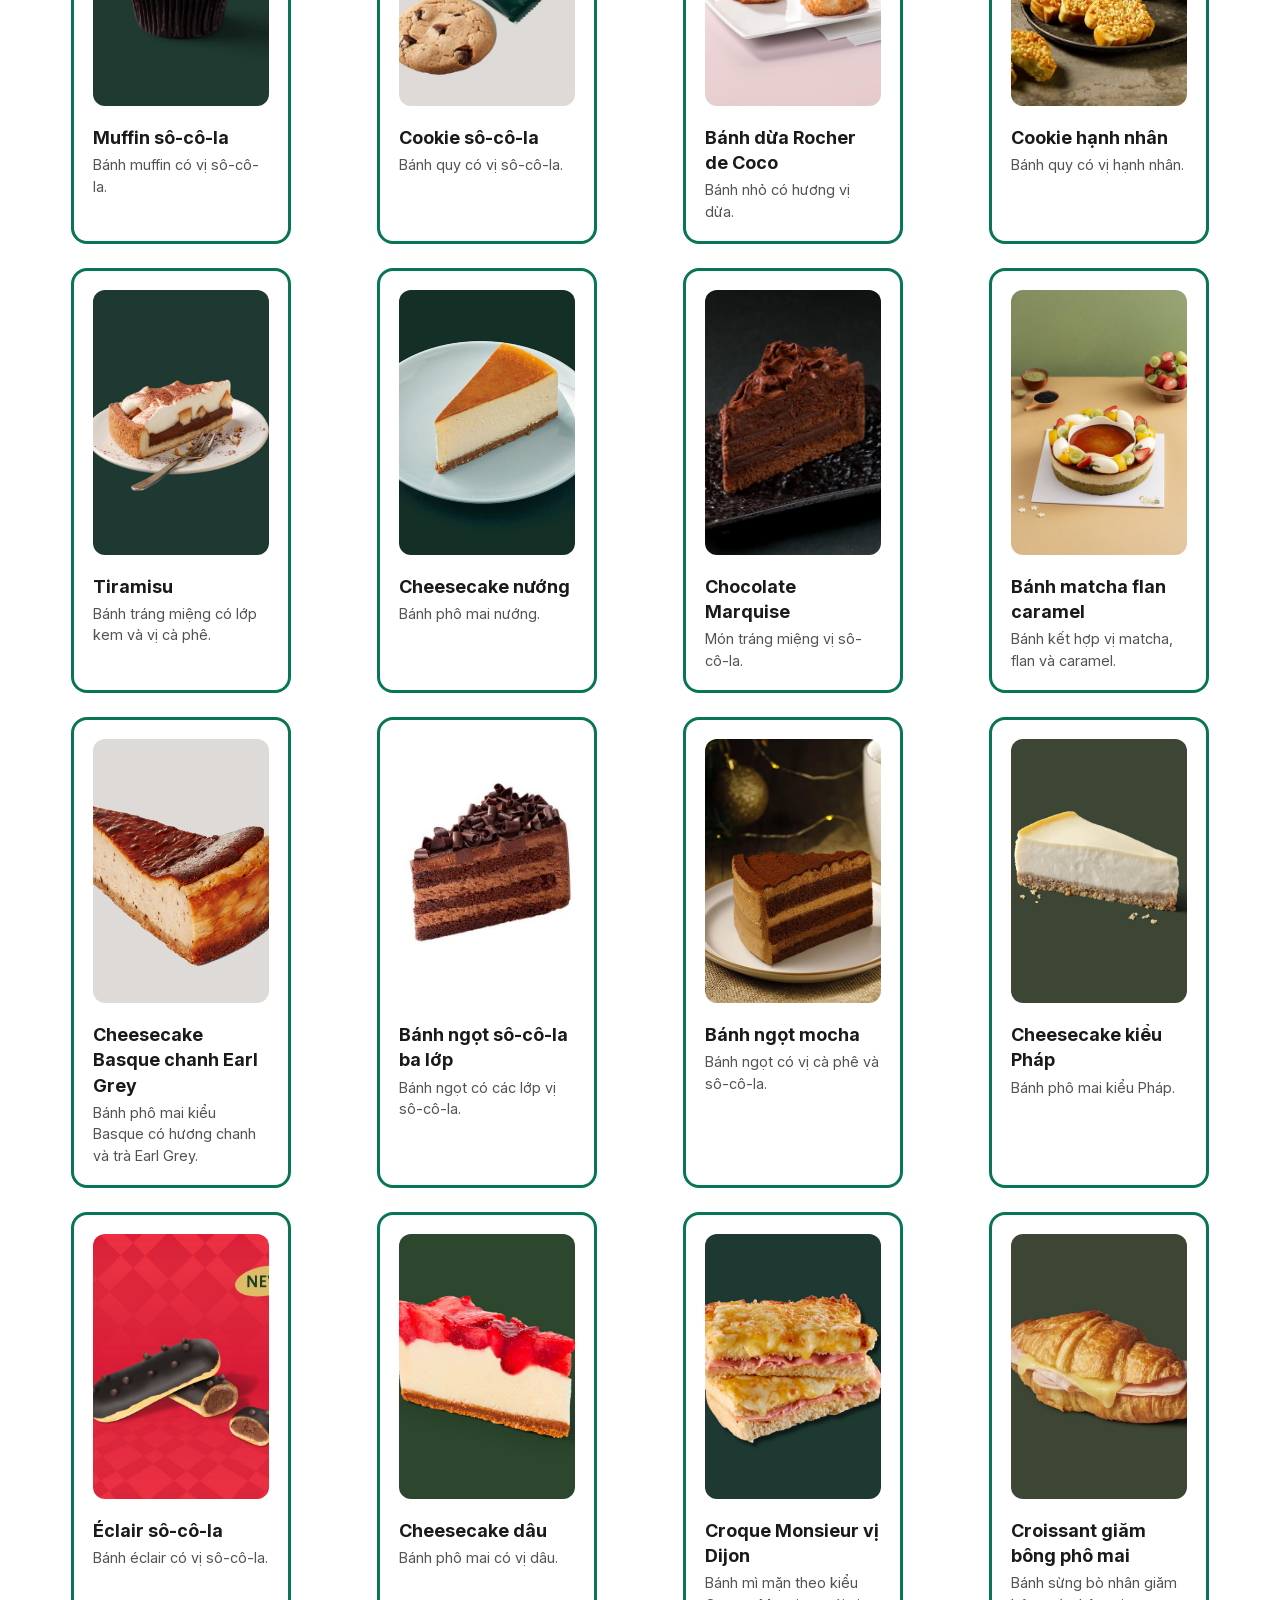
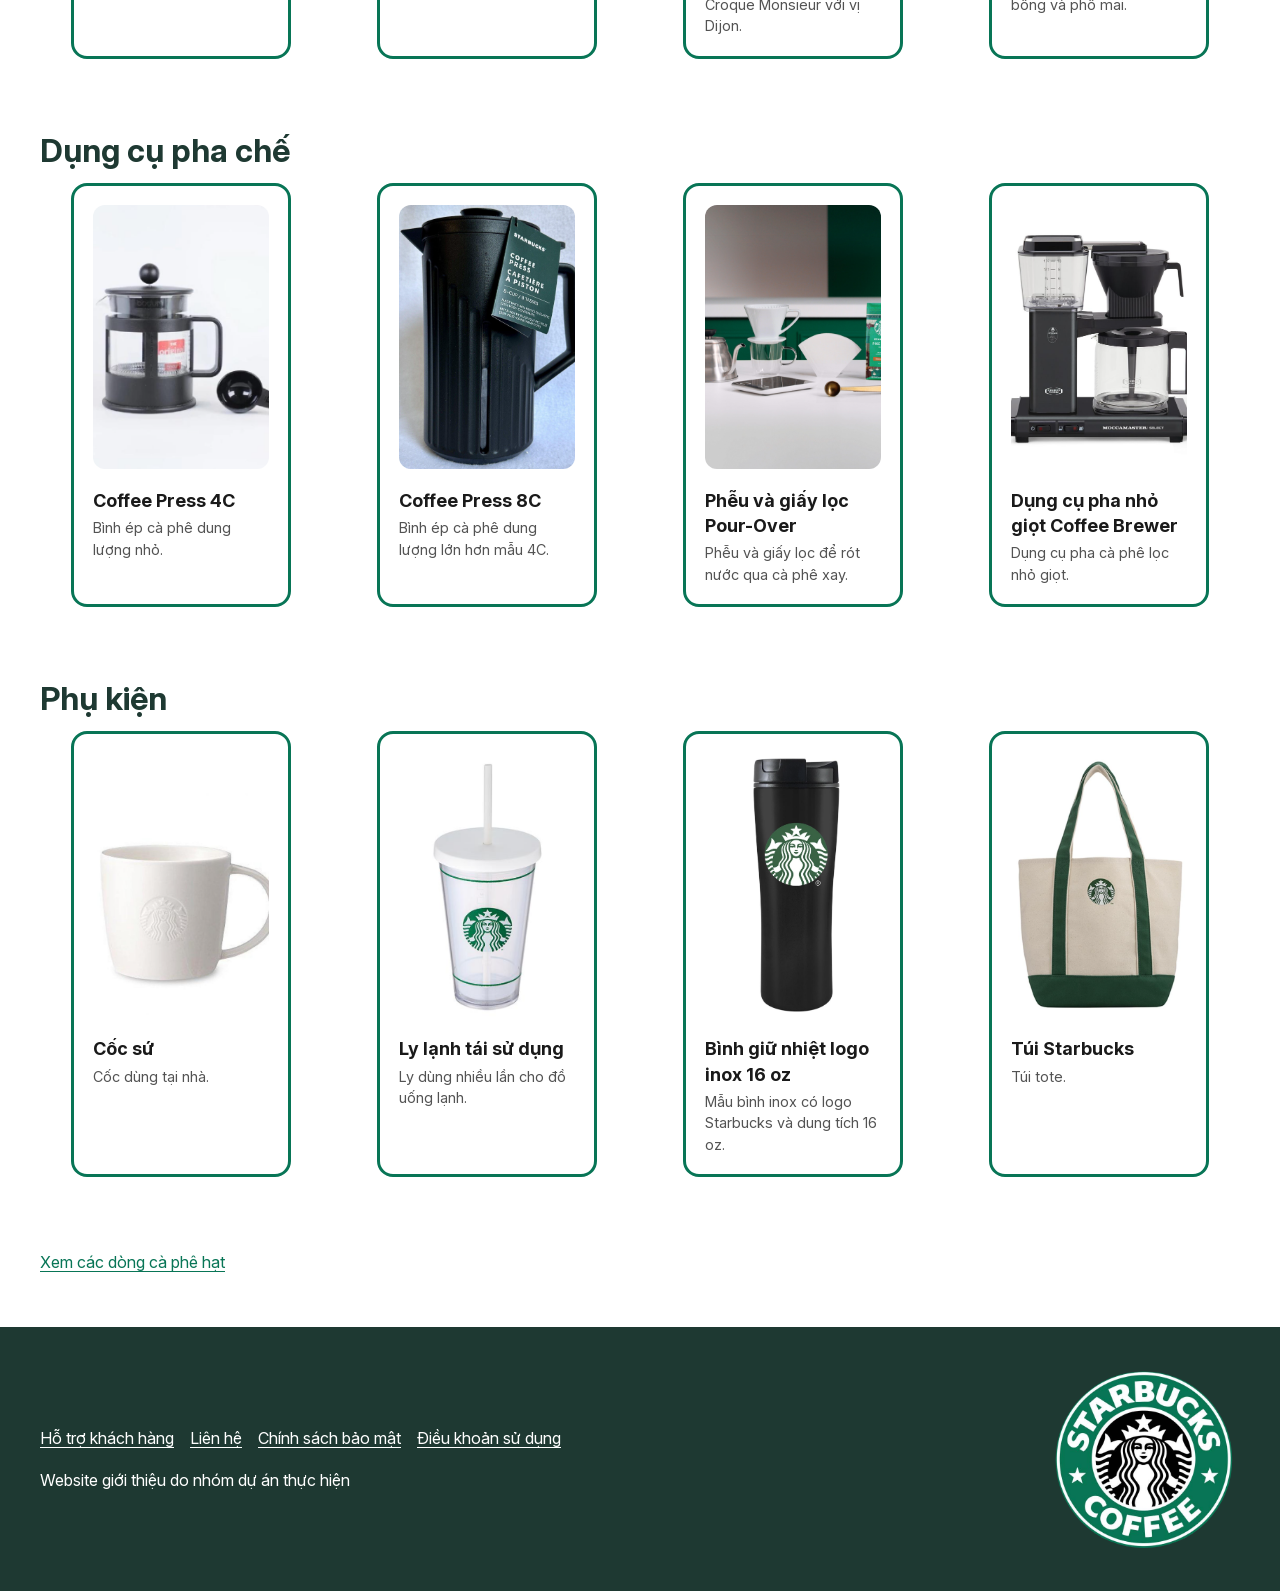
<file: thuc-don.html>
<!doctype html>
<html lang="vi">
<head>
  <meta charset="utf-8">
  <meta name="viewport" content="width=device-width, initial-scale=1">
  <meta name="description" content="Tham khảo cà phê, trà, Frappuccino, bánh, món ăn và phụ kiện trong thực đơn Starbucks.">
  <title>Thực đơn Starbucks | Starbucks tại Vinh</title>
  <link rel="icon" type="image/svg+xml" href="assets/images/favicon.svg">
  <link rel="stylesheet" href="vendor/bootstrap/bootstrap.min.css">
  <link rel="stylesheet" href="css/style.css">
  <script src="vendor/bootstrap/bootstrap.bundle.min.js" defer></script>
  <script src="js/script.js" defer></script>
</head>
<body class="d-flex flex-column min-vh-100">
  <a class="visually-hidden-focusable" href="#noi-dung-chinh">Chuyển đến nội dung chính</a>
  <header class="site-header sticky-top">
    <nav class="navbar navbar-expand-lg" aria-label="Điều hướng chính">
      <div class="container site-container">
        <a class="navbar-brand" href="index.html" aria-label="Trang chủ">
          <img class="site-logo" src="assets/images/logo-starbucks.png" width="48" height="48" alt="Starbucks">
        </a>
        <button class="navbar-toggler" type="button" data-bs-toggle="collapse" data-bs-target="#dieu-huong-chinh" aria-controls="dieu-huong-chinh" aria-expanded="false">Menu</button>
        <div class="collapse navbar-collapse" id="dieu-huong-chinh">
          <ul class="navbar-nav ms-lg-auto align-items-lg-center gap-2">
            <li class="nav-item">
              <a class="nav-link" href="index.html">Trang chủ</a>
            </li>
            <li class="nav-item">
              <a class="nav-link active" href="thuc-don.html" aria-current="page">Thực đơn</a>
            </li>
            <li class="nav-item">
              <a class="nav-link" href="coffee.html">Coffee</a>
            </li>
            <li class="nav-item">
              <a class="btn btn-primary" href="cua-hang.html">Tìm cửa hàng</a>
            </li>
          </ul>
        </div>
      </div>
    </nav>
  </header>

  <main id="noi-dung-chinh" class="flex-grow-1">
    <div class="container site-container">
      <section class="menu-intro" aria-labelledby="tieu-de-thuc-don">
        <h1 id="tieu-de-thuc-don">Thực đơn Starbucks</h1>
        <p>Danh mục tham khảo. Món, kích cỡ và tình trạng phục vụ có thể thay đổi theo cửa hàng và thời điểm.</p>
        <p>Nổi bật: bốn món do nhóm dự án chọn giới thiệu.</p>
        <nav aria-label="Nhóm thực đơn">
          <ul class="menu-group-links list-unstyled d-flex flex-wrap gap-3">
            <li><a href="#espresso">Espresso và cà phê pha</a></li>
            <li><a href="#cold-brew">Cold Brew và cà phê kiểu Việt</a></li>
            <li><a href="#frappuccino">Frappuccino® và nước trái cây đá xay</a></li>
            <li><a href="#tra-matcha">Trà, matcha và Refreshers</a></li>
            <li><a href="#socola-sua">Sô-cô-la và sữa</a></li>
            <li><a href="#banh-mon-an">Bánh và món ăn nhẹ</a></li>
            <li><a href="#dung-cu">Dụng cụ pha chế</a></li>
            <li><a href="#phu-kien">Phụ kiện</a></li>
          </ul>
        </nav>
      </section>

      <section class="menu-group" aria-labelledby="espresso">
        <h2 id="espresso">Espresso và cà phê pha</h2>
        <div class="row g-3 g-md-4">
          <article class="col-6 col-md-4 col-lg-3" id="espresso-shot">
            <div class="card h-100 product-card coffee-card">
              <img class="product-image" src="assets/images/espresso/espresso-shot.png" width="750" height="756" alt="Espresso" loading="lazy">
              <div class="product-body">
                <h3 class="card-title product-name">Espresso</h3>
                <p class="product-desc">Shot cà phê pha máy với vị đậm.</p>
              </div>
            </div>
          </article>
          <article class="col-6 col-md-4 col-lg-3" id="espresso-con-panna">
            <div class="card h-100 product-card coffee-card">
              <img class="product-image" src="assets/images/espresso/espresso-con-panna.png" width="735" height="731" alt="Espresso Con Panna" loading="lazy">
              <div class="product-body">
                <h3 class="card-title product-name">Espresso Con Panna</h3>
                <p class="product-desc">Espresso phủ một lớp kem đánh.</p>
              </div>
            </div>
          </article>
          <article class="col-6 col-md-4 col-lg-3" id="espresso-macchiato">
            <div class="card h-100 product-card coffee-card">
              <img class="product-image" src="assets/images/espresso/espresso-macchiato.png" width="730" height="731" alt="Espresso Macchiato" loading="lazy">
              <div class="product-body">
                <h3 class="card-title product-name">Espresso Macchiato</h3>
                <p class="product-desc">Espresso điểm một lớp bọt sữa.</p>
              </div>
            </div>
          </article>
          <article class="col-6 col-md-4 col-lg-3" id="caffe-americano">
            <div class="card h-100 product-card coffee-card">
              <img class="product-image" src="assets/images/espresso/caffe-americano.png" width="727" height="735" alt="Caffè Americano" loading="lazy">
              <div class="product-body">
                <h3 class="card-title product-name">Caffè Americano</h3>
                <p class="product-desc">Espresso pha với nước, vị cà phê rõ.</p>
              </div>
            </div>
          </article>
          <article class="col-6 col-md-4 col-lg-3" id="caffe-latte">
            <div class="card h-100 product-card coffee-card">
              <img class="product-image" src="assets/images/espresso/caffe-latte.png" width="728" height="717" alt="Caffè Latte" loading="lazy">
              <div class="product-body">
                <h3 class="card-title product-name">Caffè Latte</h3>
                <p class="product-desc">Espresso hòa với sữa, vị dịu và lớp bọt mịn.</p>
                <span class="badge best-seller-badge bg-success-subtle text-success-emphasis mt-2">Nổi bật</span>
              </div>
            </div>
          </article>
          <article class="col-6 col-md-4 col-lg-3" id="cappuccino">
            <div class="card h-100 product-card coffee-card">
              <img class="product-image" src="assets/images/espresso/cappuccino.png" width="441" height="442" alt="Cappuccino" loading="lazy">
              <div class="product-body">
                <h3 class="card-title product-name">Cappuccino</h3>
                <p class="product-desc">Espresso với sữa và lớp bọt dày.</p>
              </div>
            </div>
          </article>
          <article class="col-6 col-md-4 col-lg-3" id="flat-white">
            <div class="card h-100 product-card coffee-card">
              <img class="product-image" src="assets/images/espresso/flat-white.png" width="727" height="723" alt="Flat White" loading="lazy">
              <div class="product-body">
                <h3 class="card-title product-name">Flat White</h3>
                <p class="product-desc">Cà phê pha máy với lớp sữa mịn.</p>
              </div>
            </div>
          </article>
          <article class="col-6 col-md-4 col-lg-3" id="caffe-mocha">
            <div class="card h-100 product-card coffee-card">
              <img class="product-image" src="assets/images/espresso/caffe-mocha.png" width="700" height="695" alt="Caffè Mocha" loading="lazy">
              <div class="product-body">
                <h3 class="card-title product-name">Caffè Mocha</h3>
                <p class="product-desc">Espresso với sữa và vị sô-cô-la.</p>
              </div>
            </div>
          </article>
          <article class="col-6 col-md-4 col-lg-3" id="caramel-macchiato">
            <div class="card h-100 product-card coffee-card">
              <img class="product-image" src="assets/images/espresso/caramel-macchiato.png" width="660" height="655" alt="Caramel Macchiato" loading="lazy">
              <div class="product-body">
                <h3 class="card-title product-name">Caramel Macchiato</h3>
                <p class="product-desc">Espresso và sữa, nổi bật với lớp xốt caramel thơm.</p>
                <span class="badge best-seller-badge bg-success-subtle text-success-emphasis mt-2">Nổi bật</span>
              </div>
            </div>
          </article>
          <article class="col-6 col-md-4 col-lg-3" id="hazelnut-macchiato">
            <div class="card h-100 product-card coffee-card">
              <img class="product-image" src="assets/images/espresso/hazelnut-macchiato.png" width="666" height="662" alt="Hazelnut Macchiato" loading="lazy">
              <div class="product-body">
                <h3 class="card-title product-name">Hazelnut Macchiato</h3>
                <p class="product-desc">Espresso và sữa có hương hạt phỉ.</p>
              </div>
            </div>
          </article>
          <article class="col-6 col-md-4 col-lg-3" id="flavored-latte">
            <div class="card h-100 product-card coffee-card">
              <img class="product-image" src="assets/images/espresso/flavored-latte.png" width="731" height="730" alt="Latte thêm hương vị" loading="lazy">
              <div class="product-body">
                <h3 class="card-title product-name">Latte thêm hương vị</h3>
                <p class="product-desc">Latte pha với hương vị tùy chọn theo thực đơn.</p>
              </div>
            </div>
          </article>
          <article class="col-6 col-md-4 col-lg-3" id="skinny-flavored-latte">
            <div class="card h-100 product-card coffee-card">
              <img class="product-image" src="assets/images/espresso/skinny-flavored-latte.png" width="727" height="730" alt="Skinny Flavored Latte" loading="lazy">
              <div class="product-body">
                <h3 class="card-title product-name">Skinny Flavored Latte</h3>
                <p class="product-desc">Biến thể latte có hương vị thuộc dòng Skinny.</p>
              </div>
            </div>
          </article>
          <article class="col-6 col-md-4 col-lg-3" id="almondmilk-hazelnut-latte">
            <div class="card h-100 product-card coffee-card">
              <img class="product-image" src="assets/images/espresso/almondmilk-hazelnut-latte.png" width="732" height="732" alt="Latte hạt phỉ sữa hạnh nhân" loading="lazy">
              <div class="product-body">
                <h3 class="card-title product-name">Latte hạt phỉ sữa hạnh nhân</h3>
                <p class="product-desc">Latte có hương hạt phỉ và nền sữa hạnh nhân.</p>
              </div>
            </div>
          </article>
          <article class="col-6 col-md-4 col-lg-3" id="brown-sugar-oatmilk-shaken-espresso">
            <div class="card h-100 product-card coffee-card">
              <img class="product-image" src="assets/images/espresso/brown-sugar-oatmilk-shaken-espresso.png" width="730" height="732" alt="Espresso lắc đá đường nâu sữa yến mạch" loading="lazy">
              <div class="product-body">
                <h3 class="card-title product-name">Espresso lắc đá đường nâu sữa yến mạch</h3>
                <p class="product-desc">Espresso lắc với đá, đường nâu và sữa yến mạch.</p>
              </div>
            </div>
          </article>
          <article class="col-6 col-md-4 col-lg-3" id="cold-foam-iced-espresso">
            <div class="card h-100 product-card coffee-card">
              <img class="product-image" src="assets/images/espresso/cold-foam-iced-espresso.png" width="600" height="598" alt="Espresso đá bọt sữa lạnh" loading="lazy">
              <div class="product-body">
                <h3 class="card-title product-name">Espresso đá bọt sữa lạnh</h3>
                <p class="product-desc">Espresso dùng với đá và một lớp bọt sữa lạnh.</p>
              </div>
            </div>
          </article>
          <article class="col-6 col-md-4 col-lg-3" id="freshly-brewed-coffee">
            <div class="card h-100 product-card coffee-card">
              <img class="product-image" src="assets/images/espresso/freshly-brewed-coffee.png" width="732" height="731" alt="Cà phê pha mới" loading="lazy">
              <div class="product-body">
                <h3 class="card-title product-name">Cà phê pha mới</h3>
                <p class="product-desc">Cà phê pha mới có hương vị thay đổi theo loại hạt.</p>
              </div>
            </div>
          </article>
        </div>
      </section>

      <section class="menu-group" aria-labelledby="cold-brew">
        <h2 id="cold-brew">Cold Brew và cà phê kiểu Việt</h2>
        <div class="row g-3 g-md-4">
          <article class="col-6 col-md-4 col-lg-3" id="cold-brew-classic">
            <div class="card h-100 product-card coffee-card">
              <img class="product-image" src="assets/images/cold-brew/cold-brew-classic.png" width="1000" height="1000" alt="Cold Brew nguyên bản" loading="lazy">
              <div class="product-body">
                <h3 class="card-title product-name">Cold Brew nguyên bản</h3>
                <p class="product-desc">Cà phê chiết xuất bằng cách ủ lạnh.</p>
              </div>
            </div>
          </article>
          <article class="col-6 col-md-4 col-lg-3" id="vanilla-sweet-cream-cold-brew">
            <div class="card h-100 product-card coffee-card">
              <img class="product-image" src="assets/images/cold-brew/vanilla-sweet-cream-cold-brew.png" width="1500" height="1500" alt="Cold Brew kem ngọt vani" loading="lazy">
              <div class="product-body">
                <h3 class="card-title product-name">Cold Brew kem ngọt vani</h3>
                <p class="product-desc">Cà phê ủ lạnh với lớp kem ngọt hương vani.</p>
              </div>
            </div>
          </article>
          <article class="col-6 col-md-4 col-lg-3" id="honey-ruby-grapefruit-cold-brew">
            <div class="card h-100 product-card coffee-card">
              <img class="product-image" src="assets/images/cold-brew/honey-ruby-grapefruit-cold-brew.png" width="516" height="516" alt="Cold Brew mật ong bưởi hồng" loading="lazy">
              <div class="product-body">
                <h3 class="card-title product-name">Cold Brew mật ong bưởi hồng</h3>
                <p class="product-desc">Cà phê ủ lạnh pha với vị mật ong và bưởi hồng.</p>
              </div>
            </div>
          </article>
          <article class="col-6 col-md-4 col-lg-3" id="asian-dolce-latte">
            <div class="card h-100 product-card coffee-card">
              <img class="product-image" src="assets/images/cold-brew/asian-dolce-latte.png" width="400" height="400" alt="Bạc xỉu (Asian Dolce Latte)" loading="lazy">
              <div class="product-body">
                <h3 class="card-title product-name">Bạc xỉu (Asian Dolce Latte)</h3>
                <p class="product-desc">Cà phê sữa thiên về vị sữa và độ ngọt dịu.</p>
              </div>
            </div>
          </article>
          <article class="col-6 col-md-4 col-lg-3" id="dolce-espresso">
            <div class="card h-100 product-card coffee-card">
              <img class="product-image" src="assets/images/cold-brew/dolce-espresso.png" width="540" height="573" alt="Cà phê sữa đá (Dolce Espresso)" loading="lazy">
              <div class="product-body">
                <h3 class="card-title product-name">Cà phê sữa đá (Dolce Espresso)</h3>
                <p class="product-desc">Espresso với xốt dolce, phục vụ cùng đá.</p>
              </div>
            </div>
          </article>
          <article class="col-6 col-md-4 col-lg-3" id="ca-phe-dua">
            <div class="card h-100 product-card coffee-card">
              <img class="product-image" src="assets/images/cold-brew/ca-phe-dua.png" width="2000" height="2000" alt="Cà phê dừa" loading="lazy">
              <div class="product-body">
                <h3 class="card-title product-name">Cà phê dừa</h3>
                <p class="product-desc">Một lựa chọn cà phê có hương dừa.</p>
              </div>
            </div>
          </article>
        </div>
      </section>

      <section class="menu-group" aria-labelledby="frappuccino">
        <h2 id="frappuccino">Frappuccino® và nước trái cây đá xay</h2>
        <div class="row g-3 g-md-4">
          <article class="col-6 col-md-4 col-lg-3" id="coffee-frappuccino">
            <div class="card h-100 product-card coffee-card">
              <img class="product-image" src="assets/images/frappuccino/coffee-frappuccino.png" width="640" height="640" alt="Coffee Frappuccino®" loading="lazy">
              <div class="product-body">
                <h3 class="card-title product-name">Coffee Frappuccino®</h3>
                <p class="product-desc">Đá xay vị cà phê nguyên bản.</p>
              </div>
            </div>
          </article>
          <article class="col-6 col-md-4 col-lg-3" id="espresso-frappuccino">
            <div class="card h-100 product-card coffee-card">
              <img class="product-image" src="assets/images/frappuccino/espresso-frappuccino.png" width="542" height="542" alt="Espresso Frappuccino®" loading="lazy">
              <div class="product-body">
                <h3 class="card-title product-name">Espresso Frappuccino®</h3>
                <p class="product-desc">Đá xay nền cà phê có thêm nét đậm của espresso.</p>
              </div>
            </div>
          </article>
          <article class="col-6 col-md-4 col-lg-3" id="caramel-frappuccino">
            <div class="card h-100 product-card coffee-card">
              <img class="product-image" src="assets/images/frappuccino/caramel-frappuccino.png" width="640" height="640" alt="Caramel Frappuccino®" loading="lazy">
              <div class="product-body">
                <h3 class="card-title product-name">Caramel Frappuccino®</h3>
                <p class="product-desc">Đá xay nền cà phê có vị caramel.</p>
              </div>
            </div>
          </article>
          <article class="col-6 col-md-4 col-lg-3" id="mocha-frappuccino">
            <div class="card h-100 product-card coffee-card">
              <img class="product-image" src="assets/images/frappuccino/mocha-frappuccino.png" width="640" height="640" alt="Mocha Frappuccino®" loading="lazy">
              <div class="product-body">
                <h3 class="card-title product-name">Mocha Frappuccino®</h3>
                <p class="product-desc">Đá xay nền cà phê có vị sô-cô-la.</p>
              </div>
            </div>
          </article>
          <article class="col-6 col-md-4 col-lg-3" id="coconut-espresso-frappuccino">
            <div class="card h-100 product-card coffee-card">
              <img class="product-image" src="assets/images/cold-brew/ca-phe-dua.png" width="2000" height="2000" alt="Frappuccino® Espresso dừa" loading="lazy">
              <div class="product-body">
                <h3 class="card-title product-name">Frappuccino® Espresso dừa</h3>
                <p class="product-desc">Đá xay kết hợp espresso và hương dừa.</p>
              </div>
            </div>
          </article>
          <article class="col-6 col-md-4 col-lg-3" id="almondmilk-hazelnut-coffee-frappuccino">
            <div class="card h-100 product-card coffee-card">
              <img class="product-image" src="assets/images/frappuccino/almondmilk-hazelnut-coffee-frappuccino.png" width="570" height="605" alt="Frappuccino® cà phê hạt phỉ sữa hạnh nhân" loading="lazy">
              <div class="product-body">
                <h3 class="card-title product-name">Frappuccino® cà phê hạt phỉ sữa hạnh nhân</h3>
                <p class="product-desc">Đá xay nền cà phê với vị hạt phỉ và sữa hạnh nhân.</p>
              </div>
            </div>
          </article>
          <article class="col-6 col-md-4 col-lg-3" id="java-chip-frappuccino">
            <div class="card h-100 product-card coffee-card">
              <img class="product-image" src="assets/images/frappuccino/java-chip-frappuccino.png" width="1024" height="1024" alt="Java Chip Frappuccino®" loading="lazy">
              <div class="product-body">
                <h3 class="card-title product-name">Java Chip Frappuccino®</h3>
                <p class="product-desc">Cà phê đá xay có vị sô-cô-la và vụn sô-cô-la.</p>
                <span class="badge best-seller-badge bg-success-subtle text-success-emphasis mt-2">Nổi bật</span>
              </div>
            </div>
          </article>
          <article class="col-6 col-md-4 col-lg-3" id="brown-sugar-cocoa-oatmilk-frappuccino">
            <div class="card h-100 product-card coffee-card">
              <img class="product-image" src="assets/images/frappuccino/brown-sugar-cocoa-oatmilk-frappuccino.png" width="516" height="516" alt="Frappuccino® cacao đường nâu sữa yến mạch" loading="lazy">
              <div class="product-body">
                <h3 class="card-title product-name">Frappuccino® cacao đường nâu sữa yến mạch</h3>
                <p class="product-desc">Đá xay nền cà phê có vị cacao và đường nâu.</p>
              </div>
            </div>
          </article>
          <article class="col-6 col-md-4 col-lg-3" id="vanilla-cream-frappuccino">
            <div class="card h-100 product-card">
              <img class="product-image" src="assets/images/frappuccino/vanilla-cream-frappuccino.png" width="1300" height="1300" alt="Frappuccino® kem vani" loading="lazy">
              <div class="product-body">
                <h3 class="card-title product-name">Frappuccino® kem vani</h3>
                <p class="product-desc">Đá xay nền kem có hương vani.</p>
              </div>
            </div>
          </article>
          <article class="col-6 col-md-4 col-lg-3" id="caramel-cream-frappuccino">
            <div class="card h-100 product-card">
              <img class="product-image" src="assets/images/frappuccino/caramel-cream-frappuccino.png" width="620" height="634" alt="Frappuccino® kem caramel" loading="lazy">
              <div class="product-body">
                <h3 class="card-title product-name">Frappuccino® kem caramel</h3>
                <p class="product-desc">Đá xay nền kem có vị caramel.</p>
              </div>
            </div>
          </article>
          <article class="col-6 col-md-4 col-lg-3" id="strawberry-cream-frappuccino">
            <div class="card h-100 product-card">
              <img class="product-image" src="assets/images/frappuccino/strawberry-cream-frappuccino.png" width="1440" height="1440" alt="Frappuccino® kem dâu" loading="lazy">
              <div class="product-body">
                <h3 class="card-title product-name">Frappuccino® kem dâu</h3>
                <p class="product-desc">Đá xay nền kem với vị dâu.</p>
              </div>
            </div>
          </article>
          <article class="col-6 col-md-4 col-lg-3" id="almondmilk-hazelnut-cream-frappuccino">
            <div class="card h-100 product-card">
              <img class="product-image" src="assets/images/frappuccino/almondmilk-hazelnut-cream-frappuccino.png" width="570" height="605" alt="Frappuccino® kem hạt phỉ sữa hạnh nhân" loading="lazy">
              <div class="product-body">
                <h3 class="card-title product-name">Frappuccino® kem hạt phỉ sữa hạnh nhân</h3>
                <p class="product-desc">Đá xay nền kem với hạt phỉ và sữa hạnh nhân.</p>
              </div>
            </div>
          </article>
          <article class="col-6 col-md-4 col-lg-3" id="green-tea-cream-frappuccino">
            <div class="card h-100 product-card">
              <img class="product-image" src="assets/images/frappuccino/green-tea-cream-frappuccino.png" width="600" height="600" alt="Frappuccino® kem trà xanh" loading="lazy">
              <div class="product-body">
                <h3 class="card-title product-name">Frappuccino® kem trà xanh</h3>
                <p class="product-desc">Đá xay nền kem có vị trà xanh.</p>
              </div>
            </div>
          </article>
          <article class="col-6 col-md-4 col-lg-3" id="chocolate-creme-frappuccino">
            <div class="card h-100 product-card">
              <img class="product-image" src="assets/images/frappuccino/chocolate-creme-frappuccino.png" width="1500" height="1500" alt="Frappuccino® kem sô-cô-la" loading="lazy">
              <div class="product-body">
                <h3 class="card-title product-name">Frappuccino® kem sô-cô-la</h3>
                <p class="product-desc">Đá xay nền kem có vị sô-cô-la.</p>
              </div>
            </div>
          </article>
          <article class="col-6 col-md-4 col-lg-3" id="chocolate-chip-cream-frappuccino">
            <div class="card h-100 product-card">
              <img class="product-image" src="assets/images/frappuccino/chocolate-chip-cream-frappuccino.png" width="1024" height="1024" alt="Frappuccino® kem vụn sô-cô-la" loading="lazy">
              <div class="product-body">
                <h3 class="card-title product-name">Frappuccino® kem vụn sô-cô-la</h3>
                <p class="product-desc">Đá xay nền kem có vụn sô-cô-la.</p>
              </div>
            </div>
          </article>
          <article class="col-6 col-md-4 col-lg-3" id="mango-passion-fruit-blended">
            <div class="card h-100 product-card">
              <img class="product-image" src="assets/images/frappuccino/mango-passion-fruit-blended.png" width="1024" height="1024" alt="Xoài chanh dây đá xay" loading="lazy">
              <div class="product-body">
                <h3 class="card-title product-name">Xoài chanh dây đá xay</h3>
                <p class="product-desc">Thức uống trái cây đá xay có vị xoài và chanh dây.</p>
              </div>
            </div>
          </article>
          <article class="col-6 col-md-4 col-lg-3" id="raspberry-blackcurrant-blended">
            <div class="card h-100 product-card">
              <img class="product-image" src="assets/images/frappuccino/raspberry-blackcurrant-blended.png" width="600" height="600" alt="Mâm xôi và lý chua đen đá xay" loading="lazy">
              <div class="product-body">
                <h3 class="card-title product-name">Mâm xôi và lý chua đen đá xay</h3>
                <p class="product-desc">Thức uống đá xay kết hợp hai vị trái cây.</p>
              </div>
            </div>
          </article>
        </div>
      </section>

      <section class="menu-group" aria-labelledby="tra-matcha">
        <h2 id="tra-matcha">Trà, matcha và Refreshers</h2>
        <div class="row g-3 g-md-4">
          <article class="col-6 col-md-4 col-lg-3" id="chai-tea">
            <div class="card h-100 product-card">
              <img class="product-image" src="assets/images/tra-matcha/chai-tea.png" width="1200" height="1200" alt="Chai Tea" loading="lazy">
              <div class="product-body">
                <h3 class="card-title product-name">Chai Tea</h3>
                <p class="product-desc">Trà chai với hương gia vị.</p>
              </div>
            </div>
          </article>
          <article class="col-6 col-md-4 col-lg-3" id="earl-grey">
            <div class="card h-100 product-card">
              <img class="product-image" src="assets/images/tra-matcha/earl-grey.png" width="1200" height="1200" alt="Trà Earl Grey" loading="lazy">
              <div class="product-body">
                <h3 class="card-title product-name">Trà Earl Grey</h3>
                <p class="product-desc">Trà đen có hương cam bergamot.</p>
              </div>
            </div>
          </article>
          <article class="col-6 col-md-4 col-lg-3" id="english-breakfast">
            <div class="card h-100 product-card">
              <img class="product-image" src="assets/images/tra-matcha/english-breakfast.png" width="1200" height="1200" alt="Trà English Breakfast" loading="lazy">
              <div class="product-body">
                <h3 class="card-title product-name">Trà English Breakfast</h3>
                <p class="product-desc">Trà đen pha có vị rõ.</p>
              </div>
            </div>
          </article>
          <article class="col-6 col-md-4 col-lg-3" id="chamomile">
            <div class="card h-100 product-card">
              <img class="product-image" src="assets/images/tra-matcha/chamomile.png" width="630" height="630" alt="Trà hoa cúc" loading="lazy">
              <div class="product-body">
                <h3 class="card-title product-name">Trà hoa cúc</h3>
                <p class="product-desc">Trà thảo mộc với hương hoa cúc.</p>
              </div>
            </div>
          </article>
          <article class="col-6 col-md-4 col-lg-3" id="mint-blend">
            <div class="card h-100 product-card">
              <img class="product-image" src="assets/images/tra-matcha/mint-blend.png" width="1200" height="1200" alt="Trà bạc hà Mint Blend" loading="lazy">
              <div class="product-body">
                <h3 class="card-title product-name">Trà bạc hà Mint Blend</h3>
                <p class="product-desc">Trà pha nổi bật với hương bạc hà.</p>
              </div>
            </div>
          </article>
          <article class="col-6 col-md-4 col-lg-3" id="spearmint-green">
            <div class="card h-100 product-card">
              <img class="product-image" src="assets/images/tra-matcha/spearmint-green.png" width="1200" height="1200" alt="Trà xanh bạc hà" loading="lazy">
              <div class="product-body">
                <h3 class="card-title product-name">Trà xanh bạc hà</h3>
                <p class="product-desc">Trà xanh với hương bạc hà lục.</p>
              </div>
            </div>
          </article>
          <article class="col-6 col-md-4 col-lg-3" id="mint-citrus">
            <div class="card h-100 product-card">
              <img class="product-image" src="assets/images/tra-matcha/mint-citrus.png" width="448" height="448" alt="Trà bạc hà cam chanh" loading="lazy">
              <div class="product-body">
                <h3 class="card-title product-name">Trà bạc hà cam chanh</h3>
                <p class="product-desc">Trà pha phối hương bạc hà và cam chanh.</p>
              </div>
            </div>
          </article>
          <article class="col-6 col-md-4 col-lg-3" id="hibiscus-tea">
            <div class="card h-100 product-card">
              <img class="product-image" src="assets/images/tra-matcha/hibiscus-tea.png" width="1200" height="1200" alt="Trà hibiscus" loading="lazy">
              <div class="product-body">
                <h3 class="card-title product-name">Trà hibiscus</h3>
                <p class="product-desc">Trà hibiscus có vị chua dịu.</p>
              </div>
            </div>
          </article>
          <article class="col-6 col-md-4 col-lg-3" id="black-shaken-iced-tea">
            <div class="card h-100 product-card">
              <img class="product-image" src="assets/images/tra-matcha/black-shaken-iced-tea.png" width="400" height="400" alt="Black Shaken Iced Tea" loading="lazy">
              <div class="product-body">
                <h3 class="card-title product-name">Black Shaken Iced Tea</h3>
                <p class="product-desc">Trà đen lắc với đá.</p>
              </div>
            </div>
          </article>
          <article class="col-6 col-md-4 col-lg-3" id="iced-shaken-hibiscus-tea">
            <div class="card h-100 product-card">
              <img class="product-image" src="assets/images/tra-matcha/iced-shaken-hibiscus-tea.png" width="1200" height="1200" alt="Iced Shaken Hibiscus Tea" loading="lazy">
              <div class="product-body">
                <h3 class="card-title product-name">Iced Shaken Hibiscus Tea</h3>
                <p class="product-desc">Trà hibiscus lắc với đá.</p>
              </div>
            </div>
          </article>
          <article class="col-6 col-md-4 col-lg-3" id="earl-grey-latte">
            <div class="card h-100 product-card">
              <img class="product-image" src="assets/images/tra-matcha/earl-grey-latte.png" width="516" height="516" alt="Earl Grey Latte" loading="lazy">
              <div class="product-body">
                <h3 class="card-title product-name">Earl Grey Latte</h3>
                <p class="product-desc">Trà Earl Grey phối với sữa.</p>
              </div>
            </div>
          </article>
          <article class="col-6 col-md-4 col-lg-3" id="english-breakfast-latte">
            <div class="card h-100 product-card">
              <img class="product-image" src="assets/images/tra-matcha/english-breakfast-latte.png" width="980" height="980" alt="English Breakfast Latte" loading="lazy">
              <div class="product-body">
                <h3 class="card-title product-name">English Breakfast Latte</h3>
                <p class="product-desc">Trà English Breakfast phối với sữa.</p>
              </div>
            </div>
          </article>
          <article class="col-6 col-md-4 col-lg-3" id="chai-tea-latte">
            <div class="card h-100 product-card">
              <img class="product-image" src="assets/images/tra-matcha/chai-tea-latte.png" width="630" height="630" alt="Chai Tea Latte" loading="lazy">
              <div class="product-body">
                <h3 class="card-title product-name">Chai Tea Latte</h3>
                <p class="product-desc">Trà chai hương gia vị kết hợp sữa.</p>
              </div>
            </div>
          </article>
          <article class="col-6 col-md-4 col-lg-3" id="pure-matcha-latte">
            <div class="card h-100 product-card">
              <img class="product-image" src="assets/images/tra-matcha/pure-matcha-latte.png" width="660" height="660" alt="Pure Matcha Latte" loading="lazy">
              <div class="product-body">
                <h3 class="card-title product-name">Pure Matcha Latte</h3>
                <p class="product-desc">Matcha phối với sữa, cho vị trà xanh và độ béo nhẹ.</p>
                <span class="badge best-seller-badge bg-success-subtle text-success-emphasis mt-2">Nổi bật</span>
              </div>
            </div>
          </article>
          <article class="col-6 col-md-4 col-lg-3" id="matcha-espresso-fusion">
            <div class="card h-100 product-card coffee-card">
              <img class="product-image" src="assets/images/tra-matcha/matcha-espresso-fusion.png" width="1042" height="1042" alt="Pure Matcha &amp; Espresso Fusion" loading="lazy">
              <div class="product-body">
                <h3 class="card-title product-name">Pure Matcha &amp; Espresso Fusion</h3>
                <p class="product-desc">Matcha kết hợp với espresso.</p>
              </div>
            </div>
          </article>
          <article class="col-6 col-md-4 col-lg-3" id="hojicha-oatmilk-latte">
            <div class="card h-100 product-card">
              <img class="product-image" src="assets/images/tra-matcha/hojicha-oatmilk-latte.png" width="1200" height="1200" alt="Hojicha Latte sữa yến mạch" loading="lazy">
              <div class="product-body">
                <h3 class="card-title product-name">Hojicha Latte sữa yến mạch</h3>
                <p class="product-desc">Trà rang hojicha pha cùng sữa yến mạch.</p>
              </div>
            </div>
          </article>
          <article class="col-6 col-md-4 col-lg-3" id="iced-oolong-konjac-milk-tea">
            <div class="card h-100 product-card">
              <img class="product-image" src="assets/images/tra-matcha/iced-oolong-konjac-milk-tea.png" width="387" height="452" alt="Ô long sữa đá thạch konjac" loading="lazy">
              <div class="product-body">
                <h3 class="card-title product-name">Ô long sữa đá thạch konjac</h3>
                <p class="product-desc">Trà ô long với sữa và thạch konjac.</p>
              </div>
            </div>
          </article>
          <article class="col-6 col-md-4 col-lg-3" id="iced-black-milk-tea-white-konjac">
            <div class="card h-100 product-card">
              <img class="product-image" src="assets/images/tra-matcha/iced-black-milk-tea-white-konjac.png" width="600" height="600" alt="Trà đen sữa đá thạch konjac trắng" loading="lazy">
              <div class="product-body">
                <h3 class="card-title product-name">Trà đen sữa đá thạch konjac trắng</h3>
                <p class="product-desc">Trà đen phối sữa và thạch konjac trắng.</p>
              </div>
            </div>
          </article>
          <article class="col-6 col-md-4 col-lg-3" id="iced-black-tea-chocolate-foam">
            <div class="card h-100 product-card">
              <img class="product-image" src="assets/images/tra-matcha/iced-black-tea-chocolate-foam.png" width="1200" height="900" alt="Trà đen đá bọt trà đen sô-cô-la" loading="lazy">
              <div class="product-body">
                <h3 class="card-title product-name">Trà đen đá bọt trà đen sô-cô-la</h3>
                <p class="product-desc">Trà đen lạnh phủ lớp bọt có vị sô-cô-la.</p>
              </div>
            </div>
          </article>
          <article class="col-6 col-md-4 col-lg-3" id="ruby-grapefruit-honey-black-tea">
            <div class="card h-100 product-card">
              <img class="product-image" src="assets/images/tra-matcha/ruby-grapefruit-honey-black-tea.png" width="1500" height="1500" alt="Trà đen bưởi hồng mật ong" loading="lazy">
              <div class="product-body">
                <h3 class="card-title product-name">Trà đen bưởi hồng mật ong</h3>
                <p class="product-desc">Trà đen có hương bưởi hồng và mật ong.</p>
              </div>
            </div>
          </article>
          <article class="col-6 col-md-4 col-lg-3" id="pomegranate-pearls-hibiscus">
            <div class="card h-100 product-card">
              <img class="product-image" src="assets/images/tra-matcha/pomegranate-pearls-hibiscus.png" width="1920" height="1920" alt="Trà hibiscus lạnh hạt lựu" loading="lazy">
              <div class="product-body">
                <h3 class="card-title product-name">Trà hibiscus lạnh hạt lựu</h3>
                <p class="product-desc">Trà hibiscus có phần hạt vị lựu.</p>
              </div>
            </div>
          </article>
          <article class="col-6 col-md-4 col-lg-3" id="strawberry-green-tea-lemonade">
            <div class="card h-100 product-card">
              <img class="product-image" src="assets/images/tra-matcha/strawberry-green-tea-lemonade.png" width="336" height="418" alt="Trà xanh dâu với lemonade" loading="lazy">
              <div class="product-body">
                <h3 class="card-title product-name">Trà xanh dâu với lemonade</h3>
                <p class="product-desc">Trà xanh phối dâu và nước chanh kiểu lemonade.</p>
              </div>
            </div>
          </article>
          <article class="col-6 col-md-4 col-lg-3" id="tra-vai-hoa-hong">
            <div class="card h-100 product-card">
              <img class="product-image" src="assets/images/tra-matcha/tra-vai-hoa-hong.png" width="1656" height="1656" alt="Trà vải hoa hồng" loading="lazy">
              <div class="product-body">
                <h3 class="card-title product-name">Trà vải hoa hồng</h3>
                <p class="product-desc">Trà có hương vải và hoa hồng.</p>
              </div>
            </div>
          </article>
          <article class="col-6 col-md-4 col-lg-3" id="black-tea-lemonade">
            <div class="card h-100 product-card">
              <img class="product-image" src="assets/images/tra-matcha/black-tea-lemonade.png" width="1920" height="1920" alt="Trà đen đá lemonade" loading="lazy">
              <div class="product-body">
                <h3 class="card-title product-name">Trà đen đá lemonade</h3>
                <p class="product-desc">Trà đen với nước chanh kiểu lemonade.</p>
              </div>
            </div>
          </article>
          <article class="col-6 col-md-4 col-lg-3" id="green-tea-lemonade">
            <div class="card h-100 product-card">
              <img class="product-image" src="assets/images/tra-matcha/green-tea-lemonade.png" width="1280" height="1280" alt="Trà xanh đá lemonade" loading="lazy">
              <div class="product-body">
                <h3 class="card-title product-name">Trà xanh đá lemonade</h3>
                <p class="product-desc">Trà xanh với nước chanh kiểu lemonade.</p>
              </div>
            </div>
          </article>
          <article class="col-6 col-md-4 col-lg-3" id="hibiscus-tea-lemonade">
            <div class="card h-100 product-card">
              <img class="product-image" src="assets/images/tra-matcha/hibiscus-tea-lemonade.png" width="1024" height="768" alt="Trà hibiscus đá lemonade" loading="lazy">
              <div class="product-body">
                <h3 class="card-title product-name">Trà hibiscus đá lemonade</h3>
                <p class="product-desc">Trà hibiscus phối nước chanh kiểu lemonade.</p>
              </div>
            </div>
          </article>
          <article class="col-6 col-md-4 col-lg-3" id="strawberry-acai-lemonade">
            <div class="card h-100 product-card">
              <img class="product-image" src="assets/images/tra-matcha/strawberry-acai-lemonade.png" width="566" height="566" alt="Refreshers dâu açaí với lemonade" loading="lazy">
              <div class="product-body">
                <h3 class="card-title product-name">Refreshers dâu açaí với lemonade</h3>
                <p class="product-desc">Thức uống vị dâu và açaí, pha với lemonade.</p>
              </div>
            </div>
          </article>
          <article class="col-6 col-md-4 col-lg-3" id="mango-dragonfruit-lemonade">
            <div class="card h-100 product-card">
              <img class="product-image" src="assets/images/tra-matcha/mango-dragonfruit-lemonade.png" width="1200" height="1200" alt="Refreshers xoài thanh long với lemonade" loading="lazy">
              <div class="product-body">
                <h3 class="card-title product-name">Refreshers xoài thanh long với lemonade</h3>
                <p class="product-desc">Thức uống vị xoài, thanh long và lemonade.</p>
              </div>
            </div>
          </article>
          <article class="col-6 col-md-4 col-lg-3" id="pink-drink-strawberry-acai">
            <div class="card h-100 product-card">
              <img class="product-image" src="assets/images/tra-matcha/pink-drink-strawberry-acai.png" width="4096" height="4096" alt="Pink Drink dâu açaí" loading="lazy">
              <div class="product-body">
                <h3 class="card-title product-name">Pink Drink dâu açaí</h3>
                <p class="product-desc">Thức uống vị dâu açaí phối với sữa dừa.</p>
              </div>
            </div>
          </article>
          <article class="col-6 col-md-4 col-lg-3" id="dragon-drink-mango-dragonfruit">
            <div class="card h-100 product-card">
              <img class="product-image" src="assets/images/tra-matcha/dragon-drink-mango-dragonfruit.png" width="400" height="400" alt="Dragon Drink xoài thanh long" loading="lazy">
              <div class="product-body">
                <h3 class="card-title product-name">Dragon Drink xoài thanh long</h3>
                <p class="product-desc">Thức uống vị xoài và thanh long có nền sữa dừa.</p>
              </div>
            </div>
          </article>
        </div>
      </section>

      <section class="menu-group" aria-labelledby="socola-sua">
        <h2 id="socola-sua">Sô-cô-la và sữa</h2>
        <div class="row g-3 g-md-4">
          <article class="col-6 col-md-4 col-lg-3" id="classic-hot-chocolate">
            <div class="card h-100 product-card">
              <img class="product-image" src="assets/images/socola-sua/classic-hot-chocolate.png" width="630" height="630" alt="Sô-cô-la nóng cổ điển" loading="lazy">
              <div class="product-body">
                <h3 class="card-title product-name">Sô-cô-la nóng cổ điển</h3>
                <p class="product-desc">Thức uống nóng vị sô-cô-la.</p>
              </div>
            </div>
          </article>
          <article class="col-6 col-md-4 col-lg-3" id="signature-hot-chocolate">
            <div class="card h-100 product-card">
              <img class="product-image" src="assets/images/socola-sua/signature-hot-chocolate.png" width="700" height="700" alt="Signature Hot Chocolate" loading="lazy">
              <div class="product-body">
                <h3 class="card-title product-name">Signature Hot Chocolate</h3>
                <p class="product-desc">Thức uống sô-cô-la nóng.</p>
              </div>
            </div>
          </article>
          <article class="col-6 col-md-4 col-lg-3" id="steamed-milk">
            <div class="card h-100 product-card">
              <img class="product-image" src="assets/images/socola-sua/steamed-milk.png" width="542" height="542" alt="Sữa hấp" loading="lazy">
              <div class="product-body">
                <h3 class="card-title product-name">Sữa hấp</h3>
                <p class="product-desc">Sữa được làm ấm bằng hơi.</p>
              </div>
            </div>
          </article>
          <article class="col-6 col-md-4 col-lg-3" id="soy-milk">
            <div class="card h-100 product-card">
              <img class="product-image" src="assets/images/socola-sua/soy-milk.png" width="640" height="427" alt="Sữa đậu nành" loading="lazy">
              <div class="product-body">
                <h3 class="card-title product-name">Sữa đậu nành</h3>
                <p class="product-desc">Thức uống từ đậu nành.</p>
              </div>
            </div>
          </article>
        </div>
      </section>

      <section class="menu-group" aria-labelledby="banh-mon-an">
        <h2 id="banh-mon-an">Bánh và món ăn nhẹ</h2>
        <div class="row g-3 g-md-4">
          <article class="col-6 col-md-4 col-lg-3" id="butter-croissant">
            <div class="card h-100 product-card">
              <img class="product-image" src="assets/images/banh-mon-an/butter-croissant.png" width="630" height="630" alt="Croissant bơ" loading="lazy">
              <div class="product-body">
                <h3 class="card-title product-name">Croissant bơ</h3>
                <p class="product-desc">Bánh sừng bò nhiều lớp có vị bơ.</p>
              </div>
            </div>
          </article>
          <article class="col-6 col-md-4 col-lg-3" id="almond-croissant">
            <div class="card h-100 product-card">
              <img class="product-image" src="assets/images/banh-mon-an/almond-croissant.png" width="1200" height="1200" alt="Croissant hạnh nhân" loading="lazy">
              <div class="product-body">
                <h3 class="card-title product-name">Croissant hạnh nhân</h3>
                <p class="product-desc">Bánh sừng bò có vị hạnh nhân.</p>
              </div>
            </div>
          </article>
          <article class="col-6 col-md-4 col-lg-3" id="chocolate-croissant">
            <div class="card h-100 product-card">
              <img class="product-image" src="assets/images/banh-mon-an/chocolate-croissant.png" width="1200" height="1200" alt="Croissant sô-cô-la" loading="lazy">
              <div class="product-body">
                <h3 class="card-title product-name">Croissant sô-cô-la</h3>
                <p class="product-desc">Bánh sừng bò có phần sô-cô-la.</p>
              </div>
            </div>
          </article>
          <article class="col-6 col-md-4 col-lg-3" id="meat-pie">
            <div class="card h-100 product-card">
              <img class="product-image" src="assets/images/banh-mon-an/meat-pie.png" width="1500" height="1000" alt="Bánh nhân thịt" loading="lazy">
              <div class="product-body">
                <h3 class="card-title product-name">Bánh nhân thịt</h3>
                <p class="product-desc">Bánh mặn với phần nhân thịt.</p>
              </div>
            </div>
          </article>
          <article class="col-6 col-md-4 col-lg-3" id="apple-almond-danish">
            <div class="card h-100 product-card">
              <img class="product-image" src="assets/images/banh-mon-an/apple-almond-danish.png" width="600" height="600" alt="Danish táo hạnh nhân" loading="lazy">
              <div class="product-body">
                <h3 class="card-title product-name">Danish táo hạnh nhân</h3>
                <p class="product-desc">Bánh nướng kiểu Danish có táo và hạnh nhân.</p>
              </div>
            </div>
          </article>
          <article class="col-6 col-md-4 col-lg-3" id="mixed-nuts-fruit-banana-bread">
            <div class="card h-100 product-card">
              <img class="product-image" src="assets/images/banh-mon-an/mixed-nuts-fruit-banana-bread.png" width="1500" height="1500" alt="Bánh chuối nướng hạt và trái cây" loading="lazy">
              <div class="product-body">
                <h3 class="card-title product-name">Bánh chuối nướng hạt và trái cây</h3>
                <p class="product-desc">Bánh chuối có thêm hạt và trái cây.</p>
              </div>
            </div>
          </article>
          <article class="col-6 col-md-4 col-lg-3" id="red-velvet-muffin">
            <div class="card h-100 product-card">
              <img class="product-image" src="assets/images/banh-mon-an/red-velvet-muffin.png" width="1200" height="1200" alt="Muffin red velvet" loading="lazy">
              <div class="product-body">
                <h3 class="card-title product-name">Muffin red velvet</h3>
                <p class="product-desc">Bánh muffin theo vị red velvet.</p>
              </div>
            </div>
          </article>
          <article class="col-6 col-md-4 col-lg-3" id="blueberry-muffin">
            <div class="card h-100 product-card">
              <img class="product-image" src="assets/images/banh-mon-an/blueberry-muffin.png" width="1500" height="1500" alt="Muffin việt quất" loading="lazy">
              <div class="product-body">
                <h3 class="card-title product-name">Muffin việt quất</h3>
                <p class="product-desc">Bánh muffin có vị việt quất.</p>
              </div>
            </div>
          </article>
          <article class="col-6 col-md-4 col-lg-3" id="chocolate-muffin">
            <div class="card h-100 product-card">
              <img class="product-image" src="assets/images/banh-mon-an/chocolate-muffin.png" width="1500" height="1500" alt="Muffin sô-cô-la" loading="lazy">
              <div class="product-body">
                <h3 class="card-title product-name">Muffin sô-cô-la</h3>
                <p class="product-desc">Bánh muffin có vị sô-cô-la.</p>
              </div>
            </div>
          </article>
          <article class="col-6 col-md-4 col-lg-3" id="chocolate-cookie">
            <div class="card h-100 product-card">
              <img class="product-image" src="assets/images/banh-mon-an/chocolate-cookie.png" width="640" height="640" alt="Cookie sô-cô-la" loading="lazy">
              <div class="product-body">
                <h3 class="card-title product-name">Cookie sô-cô-la</h3>
                <p class="product-desc">Bánh quy có vị sô-cô-la.</p>
              </div>
            </div>
          </article>
          <article class="col-6 col-md-4 col-lg-3" id="coconut-rocher">
            <div class="card h-100 product-card">
              <img class="product-image" src="assets/images/banh-mon-an/coconut-rocher.png" width="1400" height="1400" alt="Bánh dừa Rocher de Coco" loading="lazy">
              <div class="product-body">
                <h3 class="card-title product-name">Bánh dừa Rocher de Coco</h3>
                <p class="product-desc">Bánh nhỏ có hương vị dừa.</p>
              </div>
            </div>
          </article>
          <article class="col-6 col-md-4 col-lg-3" id="almond-cookie">
            <div class="card h-100 product-card">
              <img class="product-image" src="assets/images/banh-mon-an/almond-cookie.png" width="600" height="600" alt="Cookie hạnh nhân" loading="lazy">
              <div class="product-body">
                <h3 class="card-title product-name">Cookie hạnh nhân</h3>
                <p class="product-desc">Bánh quy có vị hạnh nhân.</p>
              </div>
            </div>
          </article>
          <article class="col-6 col-md-4 col-lg-3" id="tiramisu">
            <div class="card h-100 product-card">
              <img class="product-image" src="assets/images/banh-mon-an/tiramisu.png" width="1500" height="1500" alt="Tiramisu" loading="lazy">
              <div class="product-body">
                <h3 class="card-title product-name">Tiramisu</h3>
                <p class="product-desc">Bánh tráng miệng có lớp kem và vị cà phê.</p>
              </div>
            </div>
          </article>
          <article class="col-6 col-md-4 col-lg-3" id="starbucks-baked-cheesecake">
            <div class="card h-100 product-card">
              <img class="product-image" src="assets/images/banh-mon-an/starbucks-baked-cheesecake.png" width="1440" height="1053" alt="Cheesecake nướng" loading="lazy">
              <div class="product-body">
                <h3 class="card-title product-name">Cheesecake nướng</h3>
                <p class="product-desc">Bánh phô mai nướng.</p>
              </div>
            </div>
          </article>
          <article class="col-6 col-md-4 col-lg-3" id="chocolate-marquise">
            <div class="card h-100 product-card">
              <img class="product-image" src="assets/images/banh-mon-an/chocolate-marquise.png" width="540" height="540" alt="Chocolate Marquise" loading="lazy">
              <div class="product-body">
                <h3 class="card-title product-name">Chocolate Marquise</h3>
                <p class="product-desc">Món tráng miệng vị sô-cô-la.</p>
              </div>
            </div>
          </article>
          <article class="col-6 col-md-4 col-lg-3" id="matcha-caramel-flan-cake">
            <div class="card h-100 product-card">
              <img class="product-image" src="assets/images/banh-mon-an/matcha-caramel-flan-cake.png" width="800" height="1200" alt="Bánh matcha flan caramel" loading="lazy">
              <div class="product-body">
                <h3 class="card-title product-name">Bánh matcha flan caramel</h3>
                <p class="product-desc">Bánh kết hợp vị matcha, flan và caramel.</p>
              </div>
            </div>
          </article>
          <article class="col-6 col-md-4 col-lg-3" id="lemon-earl-grey-basque-cheesecake">
            <div class="card h-100 product-card">
              <img class="product-image" src="assets/images/banh-mon-an/lemon-earl-grey-basque-cheesecake.png" width="2000" height="2000" alt="Cheesecake Basque chanh Earl Grey" loading="lazy">
              <div class="product-body">
                <h3 class="card-title product-name">Cheesecake Basque chanh Earl Grey</h3>
                <p class="product-desc">Bánh phô mai kiểu Basque có hương chanh và trà Earl Grey.</p>
              </div>
            </div>
          </article>
          <article class="col-6 col-md-4 col-lg-3" id="triple-chocolate-cake">
            <div class="card h-100 product-card">
              <img class="product-image" src="assets/images/banh-mon-an/triple-chocolate-cake.png" width="600" height="600" alt="Bánh ngọt sô-cô-la ba lớp" loading="lazy">
              <div class="product-body">
                <h3 class="card-title product-name">Bánh ngọt sô-cô-la ba lớp</h3>
                <p class="product-desc">Bánh ngọt có các lớp vị sô-cô-la.</p>
              </div>
            </div>
          </article>
          <article class="col-6 col-md-4 col-lg-3" id="mocha-cake">
            <div class="card h-100 product-card">
              <img class="product-image" src="assets/images/banh-mon-an/mocha-cake.png" width="600" height="600" alt="Bánh ngọt mocha" loading="lazy">
              <div class="product-body">
                <h3 class="card-title product-name">Bánh ngọt mocha</h3>
                <p class="product-desc">Bánh ngọt có vị cà phê và sô-cô-la.</p>
              </div>
            </div>
          </article>
          <article class="col-6 col-md-4 col-lg-3" id="french-cheesecake">
            <div class="card h-100 product-card">
              <img class="product-image" src="assets/images/banh-mon-an/french-cheesecake.png" width="1500" height="1500" alt="Cheesecake kiểu Pháp" loading="lazy">
              <div class="product-body">
                <h3 class="card-title product-name">Cheesecake kiểu Pháp</h3>
                <p class="product-desc">Bánh phô mai kiểu Pháp.</p>
              </div>
            </div>
          </article>
          <article class="col-6 col-md-4 col-lg-3" id="chocolate-eclair">
            <div class="card h-100 product-card">
              <img class="product-image" src="assets/images/banh-mon-an/chocolate-eclair.png" width="750" height="750" alt="Éclair sô-cô-la" loading="lazy">
              <div class="product-body">
                <h3 class="card-title product-name">Éclair sô-cô-la</h3>
                <p class="product-desc">Bánh éclair có vị sô-cô-la.</p>
              </div>
            </div>
          </article>
          <article class="col-6 col-md-4 col-lg-3" id="strawberry-cheesecake">
            <div class="card h-100 product-card">
              <img class="product-image" src="assets/images/banh-mon-an/strawberry-cheesecake.png" width="1500" height="1500" alt="Cheesecake dâu" loading="lazy">
              <div class="product-body">
                <h3 class="card-title product-name">Cheesecake dâu</h3>
                <p class="product-desc">Bánh phô mai có vị dâu.</p>
              </div>
            </div>
          </article>
          <article class="col-6 col-md-4 col-lg-3" id="dijon-croque-monsieur">
            <div class="card h-100 product-card">
              <img class="product-image" src="assets/images/banh-mon-an/dijon-croque-monsieur.png" width="1500" height="1500" alt="Croque Monsieur vị Dijon" loading="lazy">
              <div class="product-body">
                <h3 class="card-title product-name">Croque Monsieur vị Dijon</h3>
                <p class="product-desc">Bánh mì mặn theo kiểu Croque Monsieur với vị Dijon.</p>
              </div>
            </div>
          </article>
          <article class="col-6 col-md-4 col-lg-3" id="ham-cheese-croissant">
            <div class="card h-100 product-card">
              <img class="product-image" src="assets/images/banh-mon-an/ham-cheese-croissant.png" width="1500" height="1500" alt="Croissant giăm bông phô mai" loading="lazy">
              <div class="product-body">
                <h3 class="card-title product-name">Croissant giăm bông phô mai</h3>
                <p class="product-desc">Bánh sừng bò nhân giăm bông và phô mai.</p>
              </div>
            </div>
          </article>
        </div>
      </section>

      <section class="menu-group" aria-labelledby="dung-cu">
        <h2 id="dung-cu">Dụng cụ pha chế</h2>
        <div class="row g-3 g-md-4">
          <article class="col-6 col-md-4 col-lg-3" id="coffee-press-4c">
            <div class="card h-100 product-card">
              <img class="product-image" src="assets/images/dung-cu/coffee-press-4c.png" width="753" height="635" alt="Coffee Press 4C" loading="lazy">
              <div class="product-body">
                <h3 class="card-title product-name">Coffee Press 4C</h3>
                <p class="product-desc">Bình ép cà phê dung lượng nhỏ.</p>
              </div>
            </div>
          </article>
          <article class="col-6 col-md-4 col-lg-3" id="coffee-press-8c">
            <div class="card h-100 product-card">
              <img class="product-image" src="assets/images/dung-cu/coffee-press-8c.png" width="757" height="752" alt="Coffee Press 8C" loading="lazy">
              <div class="product-body">
                <h3 class="card-title product-name">Coffee Press 8C</h3>
                <p class="product-desc">Bình ép cà phê dung lượng lớn hơn mẫu 4C.</p>
              </div>
            </div>
          </article>
          <article class="col-6 col-md-4 col-lg-3" id="pour-over-kit">
            <div class="card h-100 product-card">
              <img class="product-image" src="assets/images/dung-cu/pour-over-kit.png" width="755" height="750" alt="Phễu và giấy lọc Pour-Over" loading="lazy">
              <div class="product-body">
                <h3 class="card-title product-name">Phễu và giấy lọc Pour-Over</h3>
                <p class="product-desc">Phễu và giấy lọc để rót nước qua cà phê xay.</p>
              </div>
            </div>
          </article>
          <article class="col-6 col-md-4 col-lg-3" id="coffee-brewer-tools">
            <div class="card h-100 product-card">
              <img class="product-image" src="assets/images/dung-cu/coffee-brewer-tools.png" width="752" height="757" alt="Dụng cụ pha nhỏ giọt Coffee Brewer" loading="lazy">
              <div class="product-body">
                <h3 class="card-title product-name">Dụng cụ pha nhỏ giọt Coffee Brewer</h3>
                <p class="product-desc">Dụng cụ pha cà phê lọc nhỏ giọt.</p>
              </div>
            </div>
          </article>
        </div>
      </section>

      <section class="menu-group" aria-labelledby="phu-kien">
        <h2 id="phu-kien">Phụ kiện</h2>
        <div class="row g-3 g-md-4">
          <article class="col-6 col-md-4 col-lg-3" id="ceramic-mug">
            <div class="card h-100 product-card accessory-card">
              <img class="product-image" src="assets/images/phu-kien/ceramic-mug.png" width="752" height="752" alt="Cốc sứ" loading="lazy">
              <div class="product-body">
                <h3 class="card-title product-name">Cốc sứ</h3>
                <p class="product-desc">Cốc dùng tại nhà.</p>
              </div>
            </div>
          </article>
          <article class="col-6 col-md-4 col-lg-3" id="reusable-cold-cup">
            <div class="card h-100 product-card accessory-card">
              <img class="product-image" src="assets/images/phu-kien/reusable-cold-cup.png" width="667" height="667" alt="Ly lạnh tái sử dụng" loading="lazy">
              <div class="product-body">
                <h3 class="card-title product-name">Ly lạnh tái sử dụng</h3>
                <p class="product-desc">Ly dùng nhiều lần cho đồ uống lạnh.</p>
              </div>
            </div>
          </article>
          <article class="col-6 col-md-4 col-lg-3" id="stainless-steel-logo-tumbler-16oz">
            <div class="card h-100 product-card accessory-card">
              <img class="product-image" src="assets/images/phu-kien/stainless-steel-logo-tumbler-16oz.png" width="755" height="755" alt="Bình giữ nhiệt logo inox 16 oz" loading="lazy">
              <div class="product-body">
                <h3 class="card-title product-name">Bình giữ nhiệt logo inox 16 oz</h3>
                <p class="product-desc">Mẫu bình inox có logo Starbucks và dung tích 16 oz.</p>
              </div>
            </div>
          </article>
          <article class="col-6 col-md-4 col-lg-3" id="starbucks-tote">
            <div class="card h-100 product-card accessory-card">
              <img class="product-image" src="assets/images/phu-kien/starbucks-tote.png" width="755" height="753" alt="Túi Starbucks" loading="lazy">
              <div class="product-body">
                <h3 class="card-title product-name">Túi Starbucks</h3>
                <p class="product-desc">Túi tote.</p>
              </div>
            </div>
          </article>
        </div>
      </section>

      <p class="menu-coffee-link"><a href="coffee.html">Xem các dòng cà phê hạt</a></p>
    </div>
  </main>

  <footer class="site-footer">
    <div class="container site-container d-flex flex-column flex-md-row justify-content-between align-items-md-center gap-4">
      <div>
        <nav aria-label="Điều hướng chân trang">
          <ul class="list-unstyled d-flex flex-column flex-md-row flex-md-wrap gap-3">
            <li><a href="ho-tro.html">Hỗ trợ khách hàng</a></li>
            <li><a href="lien-he.html">Liên hệ</a></li>
            <li><a href="chinh-sach-bao-mat.html">Chính sách bảo mật</a></li>
            <li><a href="dieu-khoan-su-dung.html">Điều khoản sử dụng</a></li>
          </ul>
        </nav>
        <p>Website giới thiệu do nhóm dự án thực hiện</p>
      </div>
      <a class="footer-logo d-inline-flex flex-shrink-0 align-self-end" href="index.html" aria-label="Trang chủ">
        <img class="site-logo" src="assets/images/logo-starbucks.png" width="48" height="48" alt="Starbucks">
      </a>
    </div>
  </footer>
</body>
</html>
</file>
<file: css/style.css>
@font-face {
  font-family: "Inter";
  src: url("../assets/fonts/InterVariable.woff2") format("woff2");
  font-style: normal;
  font-weight: 100 900;
  font-display: swap;
}

:root {
  --color-brand: #087556;
  --color-green-dark: #006241;
  --color-forest: #1E3932;
  --color-mint: #D4E9E2;
  --color-cream: #F2F0EB;
  --color-white: #FFFFFF;
  --color-text: #1A1A1A;
  --bs-font-sans-serif: "Inter", system-ui, -apple-system, "Segoe UI", sans-serif;
  --bs-body-color: var(--color-text);
  --bs-body-bg: var(--color-white);
  --bs-body-font-size: 1rem;
  --bs-body-line-height: 1.625;
  --page-gutter: 20px;
  --section-gap: 40px;
  --header-height: 60px;
  --navbar-logo-height: 40px;
  --logo-size: 52px;
  --card-radius: 16px;
  --product-card-max-width: 220px;
  --heading-1-size: 2.125rem;
  --heading-1-line-height: 2.5rem;
  --heading-2-size: 1.625rem;
  --heading-2-line-height: 2.125rem;
  --focus-ring: var(--color-green-dark);
  --motion-duration: 180ms;
  scroll-behavior: auto;
}

@media (min-width: 992px) {
  :root {
    --section-gap: 72px;
    --header-height: 72px;
    --navbar-logo-height: 48px;
    --logo-size: 64px;
    --heading-1-size: 3.25rem;
    --heading-1-line-height: 3.625rem;
    --heading-2-size: 2rem;
    --heading-2-line-height: 2.5rem;
  }
}

[hidden] {
  display: none !important;
}

body {
  overflow-wrap: break-word;
}

h1,
h2,
h3,
h4 {
  color: var(--color-forest);
  font-weight: 700;
  overflow-wrap: anywhere;
}

h1 {
  margin-block-end: 1rem;
  font-size: var(--heading-1-size);
  line-height: var(--heading-1-line-height);
}

h2 {
  margin-block-end: 0.75rem;
  font-size: var(--heading-2-size);
  line-height: var(--heading-2-line-height);
}

h3,
h4 {
  font-size: 1.25rem;
  line-height: 1.75rem;
}

a {
  color: var(--color-brand);
  text-underline-offset: 0.18em;
}

a:hover {
  color: var(--color-green-dark);
}

a:focus-visible,
.btn:focus-visible,
.navbar-toggler:focus-visible,
.form-control:focus-visible,
.faq-list summary:focus-visible {
  outline: 2px solid var(--focus-ring);
  outline-offset: 3px;
}

.site-container {
  width: calc(100% - 2 * var(--page-gutter));
  padding-inline: 0;
}

@media (min-width: 1200px) {
  .site-container {
    max-width: 1200px;
  }
}

.site-section,
main > .site-container {
  padding-block: calc(var(--section-gap) / 2);
}

.reading-width {
  max-width: 760px;
}

.legal-section {
  margin-block-start: 1.75rem;
}

.legal-section p:last-child,
.site-footer p:last-child {
  margin-block-end: 0;
}

.site-header {
  background-color: var(--color-white);
  box-shadow: 0 1px 0 var(--color-mint);
}

.site-header .navbar {
  --bs-navbar-padding-y: 0;
  --bs-navbar-brand-padding-y: 0;
  --bs-navbar-color: var(--color-forest);
  --bs-navbar-hover-color: var(--color-green-dark);
  --bs-navbar-active-color: var(--color-brand);
  --bs-navbar-toggler-font-size: 1rem;
  --bs-navbar-toggler-padding-y: 0.5rem;
  --bs-navbar-toggler-padding-x: 0.875rem;
  --bs-navbar-toggler-border-color: var(--color-forest);
  --bs-navbar-toggler-focus-width: 0;
}

.site-header .site-container {
  min-height: var(--header-height);
}

.site-logo {
  display: block;
  width: var(--logo-size);
  height: var(--logo-size);
  clip-path: circle(46% at 49.96% 50.13%);
}

.site-header .navbar-brand > .site-logo {
  width: auto;
  height: var(--navbar-logo-height);
}

.site-header .navbar-brand:focus-visible {
  outline-offset: 2px;
}

.site-header .nav-link {
  display: flex;
  align-items: center;
  min-height: 44px;
  font-weight: 600;
}

.site-header [aria-current="page"] {
  text-decoration: underline;
  text-decoration-thickness: 2px;
  text-underline-offset: 0.3em;
}

.site-header .navbar-toggler {
  min-height: 44px;
  font-weight: 600;
}

@media (max-width: 991.98px) {
  .site-header .navbar-nav {
    padding-block: 0.5rem 1rem;
  }
}

@media (max-width: 991.98px) and (scripting: none) {
  .site-header {
    position: static;
  }

  .site-header .navbar-toggler {
    display: none;
  }

  .site-header .navbar-collapse {
    display: block;
  }
}

.site-footer {
  --focus-ring: var(--color-mint);
  padding-block: calc(var(--section-gap) / 2);
  background-color: var(--color-forest);
  color: var(--color-white);
}

.site-footer .footer-logo > .site-logo {
  width: auto;
  height: calc(3 * var(--logo-size));
}

.site-footer a {
  color: var(--color-white);
}

.site-footer a:hover {
  color: var(--color-mint);
}

.site-footer [aria-current="page"] {
  font-weight: 700;
}

.btn {
  --bs-btn-padding-x: 1.125rem;
  --bs-btn-padding-y: 0.5rem;
  --bs-btn-border-radius: 0.75rem;
  --bs-btn-font-weight: 600;
  --bs-btn-focus-box-shadow: none;
  display: inline-flex;
  align-items: center;
  justify-content: center;
  min-height: 44px;
  max-width: 100%;
  white-space: normal;
  transition: color var(--motion-duration) ease, background-color var(--motion-duration) ease,
    border-color var(--motion-duration) ease;
}

.btn-primary {
  --bs-btn-color: var(--color-white);
  --bs-btn-bg: var(--color-brand);
  --bs-btn-border-color: var(--color-brand);
  --bs-btn-hover-color: var(--color-white);
  --bs-btn-hover-bg: var(--color-green-dark);
  --bs-btn-hover-border-color: var(--color-green-dark);
  --bs-btn-active-color: var(--color-white);
  --bs-btn-active-bg: var(--color-forest);
  --bs-btn-active-border-color: var(--color-forest);
  --bs-btn-disabled-color: var(--color-white);
  --bs-btn-disabled-bg: var(--color-brand);
  --bs-btn-disabled-border-color: var(--color-brand);
}

.btn-outline-primary {
  --bs-btn-color: var(--color-forest);
  --bs-btn-bg: transparent;
  --bs-btn-border-color: var(--color-forest);
  --bs-btn-hover-color: var(--color-forest);
  --bs-btn-hover-bg: var(--color-mint);
  --bs-btn-hover-border-color: var(--color-forest);
  --bs-btn-active-color: var(--color-white);
  --bs-btn-active-bg: var(--color-forest);
  --bs-btn-active-border-color: var(--color-forest);
  --bs-btn-disabled-color: var(--color-forest);
  --bs-btn-disabled-bg: transparent;
  --bs-btn-disabled-border-color: var(--color-forest);
}

.home-intro,
.coffee-intro {
  background-color: var(--color-cream);
}

.home-intro-logo {
  width: min(100%, 200px);
  height: auto;
  margin-inline: auto;
}

@media (min-width: 992px) {
  .home-intro-logo {
    width: min(100%, 420px);
  }
}

.visit-banner {
  background-color: var(--color-mint);
}

.card {
  --bs-card-bg: var(--color-white);
  --bs-card-border-color: var(--color-mint);
  --bs-card-border-radius: var(--card-radius);
  --bs-card-inner-border-radius: calc(var(--card-radius) - var(--bs-card-border-width));
}

.card-title {
  white-space: normal;
  overflow-wrap: anywhere;
}

.product-card {
  --bs-card-border-width: 3px;
  --bs-card-border-color: var(--color-green-dark);
  --bs-card-spacer-x: calc(1rem - 2px);
  --bs-card-spacer-y: calc(1rem - 2px);
  transition: transform var(--motion-duration) ease-out,
    box-shadow var(--motion-duration) ease-out,
    border-color var(--motion-duration) ease-out;
}

.product-card.coffee-card,
.product-card:has(> .product-image) {
  padding: calc(0.5cm - 2px);
  border-radius: 16px;
  overflow: hidden;
}

.product-image {
  display: block;
  width: 100%;
  height: auto;
  aspect-ratio: 4 / 3;
  border-radius: 12px;
  object-fit: cover;
  transition: transform var(--motion-duration) ease-out;
}

.accessory-card .product-image {
  background-color: var(--color-white);
}

.product-name {
  width: 100%;
  margin: 0;
  font-weight: 700;
  text-align: left;
}

.product-image + .product-name {
  margin-block-start: 0.5cm;
}

.product-card:has(> .product-body) {
  --bs-card-border-color: var(--color-brand);
  width: 100%;
  padding: 0.5cm;
  border-radius: 16px;
  overflow: hidden;
}

.product-card:has(> .product-body) > .product-image {
  flex-shrink: 0;
  aspect-ratio: 2 / 3;
}

#flat-white .product-image {
  object-position: right center;
}

.product-body {
  margin-block-start: 0.5cm;
  overflow-wrap: anywhere;
}

.product-card > .product-body:first-child {
  margin-block-start: 0;
}

.product-body > .product-name {
  font-size: 1rem;
  line-height: 1.4;
}

.product-desc {
  margin: 0.25rem 0 0;
  color: color-mix(in srgb, var(--color-text) 75%, var(--color-white));
  font-size: 0.85rem;
  line-height: 1.5;
  text-align: left;
}

@media (min-width: 768px) {
  .product-body > .product-name {
    font-size: 1.125rem;
  }

  .product-desc {
    font-size: 0.9rem;
  }
}

@media (min-width: 992px) {
  .product-card:has(> .product-body) {
    max-width: var(--product-card-max-width);
    margin-inline: auto;
  }
}

.product-card:is(:focus-visible, :has(:focus-visible)) {
  transform: translateY(-2px);
  box-shadow: 0 8px 20px rgba(0, 0, 0, 0.12);
  border-color: var(--color-brand);
  outline: 3px solid var(--color-brand);
  outline-offset: 3px;
}

@media (hover: hover) {
  .product-card:hover {
    transform: translateY(-2px);
    box-shadow: 0 8px 20px rgba(0, 0, 0, 0.12);
    border-color: var(--color-brand);
  }

  .product-card:hover .product-image {
    transform: scale(1.04);
  }
}

@media (prefers-reduced-motion: reduce) {
  .product-card,
  .product-card:is(:hover, :focus-visible, :has(:focus-visible)),
  .product-card .product-image,
  .product-card:hover .product-image {
    transform: none;
    transition: none;
  }
}

.best-seller-badge {
  --bs-success-bg-subtle: var(--color-mint);
  --bs-success-text-emphasis: var(--color-forest);
  align-self: flex-start;
  padding: 0.375rem 0.625rem;
  border-radius: 999px;
}

.menu-group,
.menu-coffee-link {
  margin-block-start: var(--section-gap);
}

.menu-group > h2[id],
.menu-group article[id] {
  scroll-margin-top: calc(var(--header-height) + 16px);
}

.coffee-group article:is(#willow-blend, #colombia, #espresso-roast, #anniversary-blend) {
  scroll-margin-top: calc(var(--header-height) + 16px);
}

.coffee-group {
  margin-block: 1.75rem;
}

[data-store-search] {
  margin-block: 1.5rem;
}

.form-control {
  min-height: 44px;
  border-color: var(--color-forest);
}

.form-control:focus {
  border-color: var(--color-green-dark);
  box-shadow: none;
}

.faq-list summary {
  display: flex;
  align-items: center;
  justify-content: space-between;
  gap: 0.75rem;
  min-height: 44px;
  border-bottom: 0;
  background-color: transparent;
  color: var(--color-forest);
  font-weight: 700;
  list-style: none;
  cursor: pointer;
}

.faq-list summary::-webkit-details-marker {
  display: none;
}

.faq-list summary::after {
  content: "+";
  content: "+" / "";
  flex: 0 0 1.5rem;
  font-size: 1.5rem;
  line-height: 1;
  text-align: center;
}

.faq-list .card[open] {
  --bs-card-bg: var(--color-mint);
}

.faq-list .card[open] summary::after {
  content: "−";
  content: "−" / "";
}

@media (prefers-reduced-motion: reduce) {
  .btn,
  .form-control,
  .site-header .collapsing {
    transition: none;
  }
}
</file>
